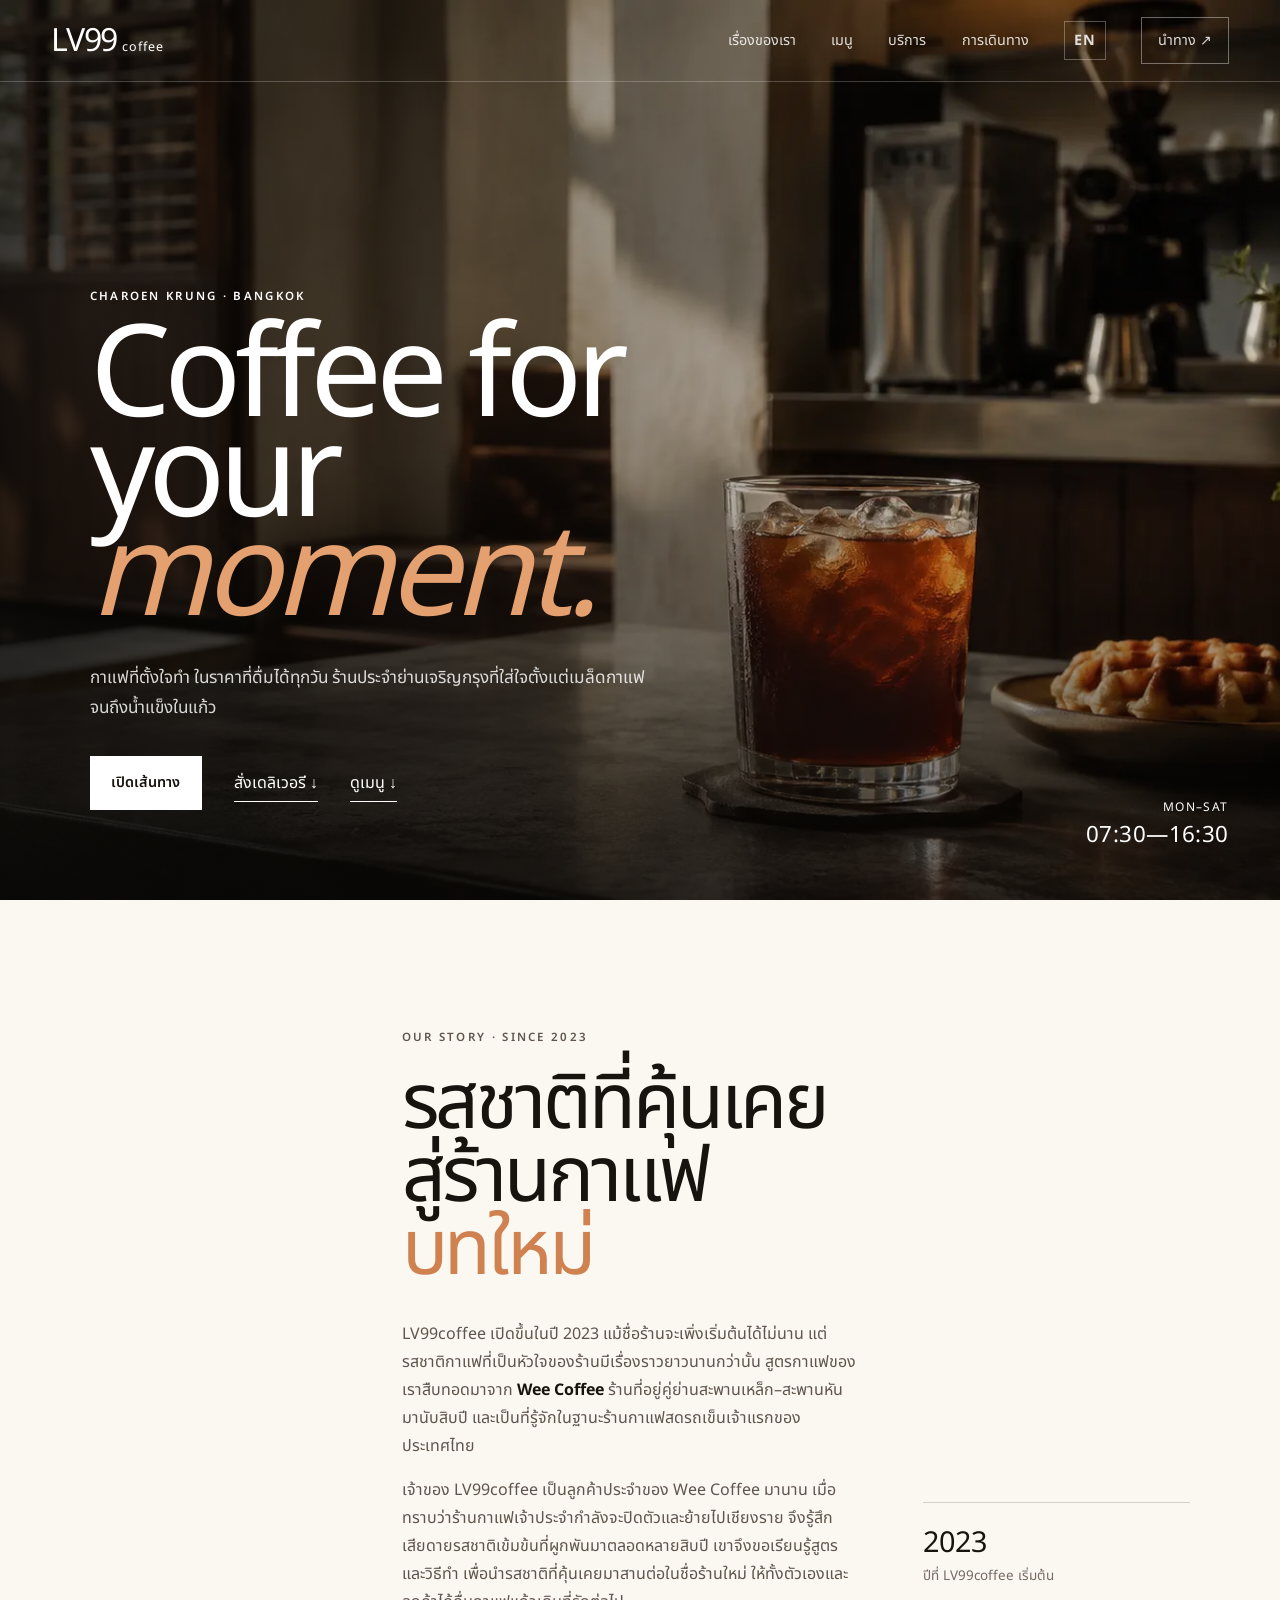
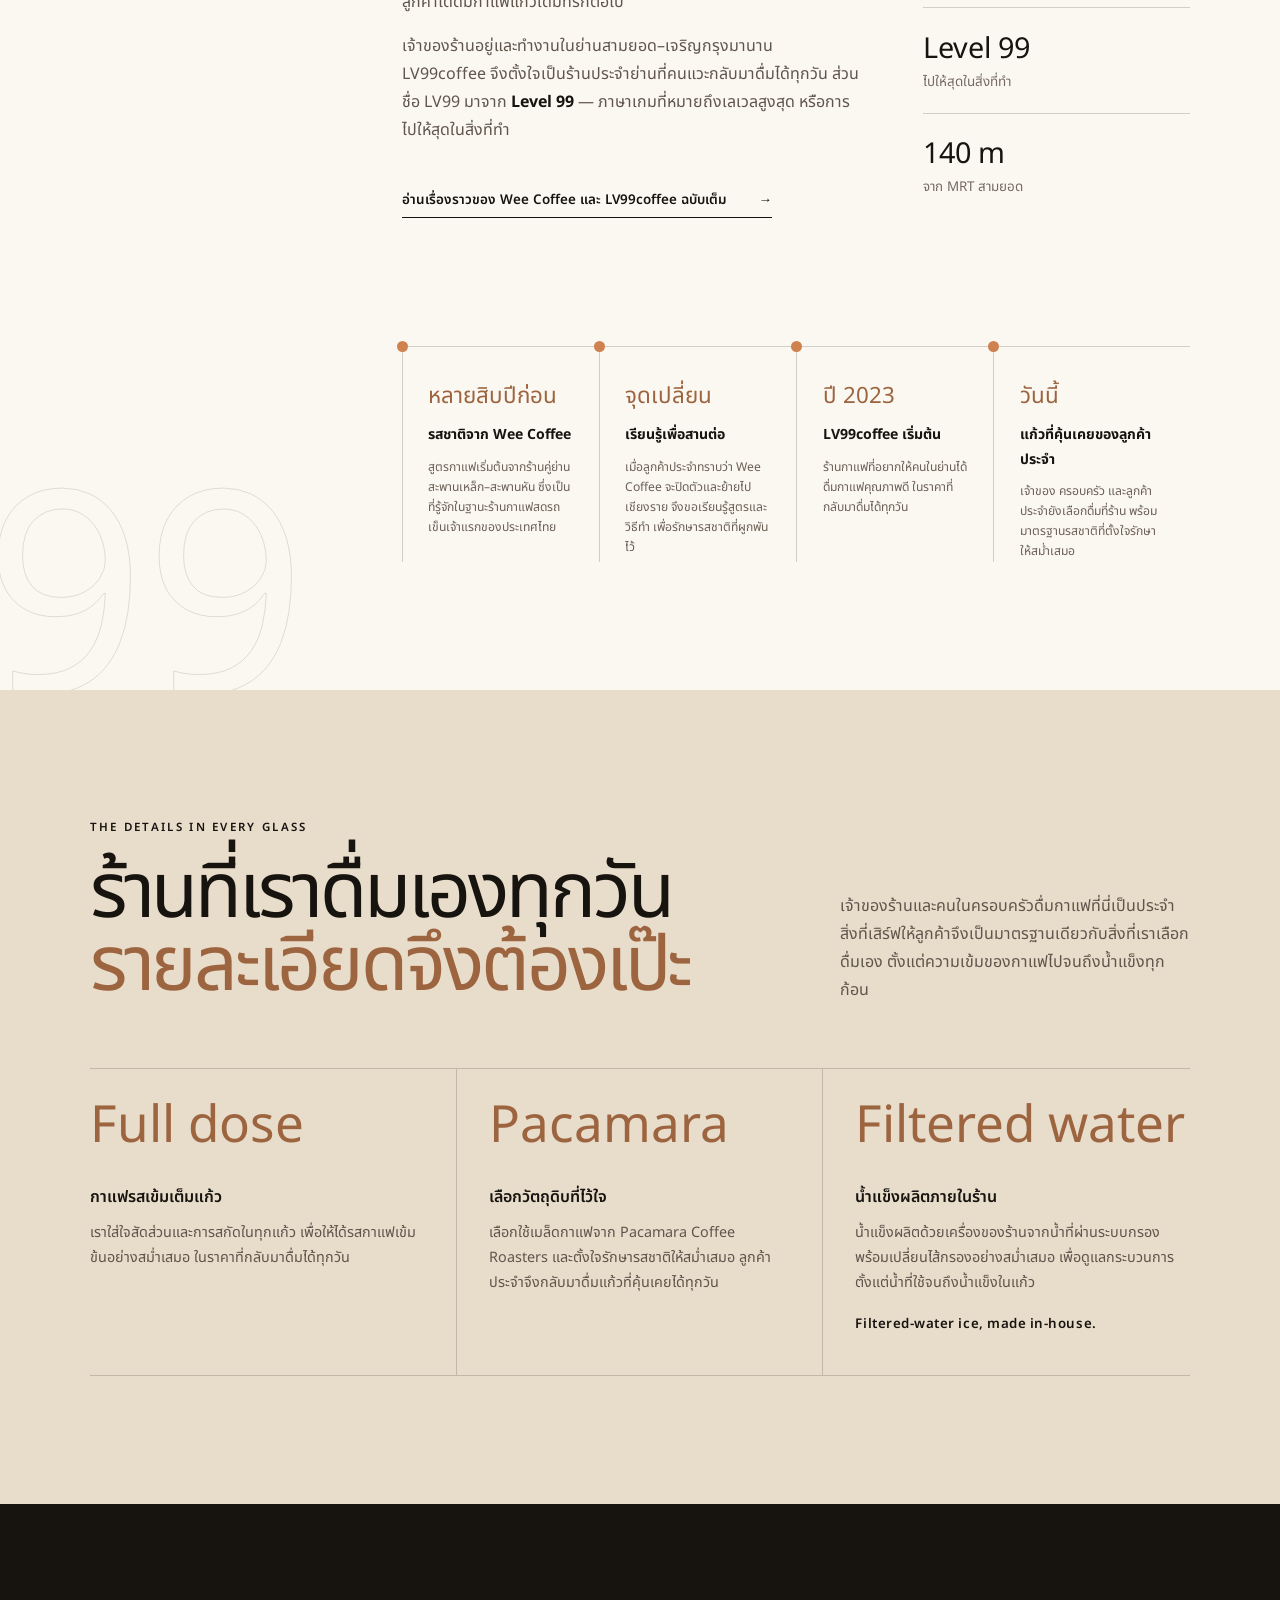
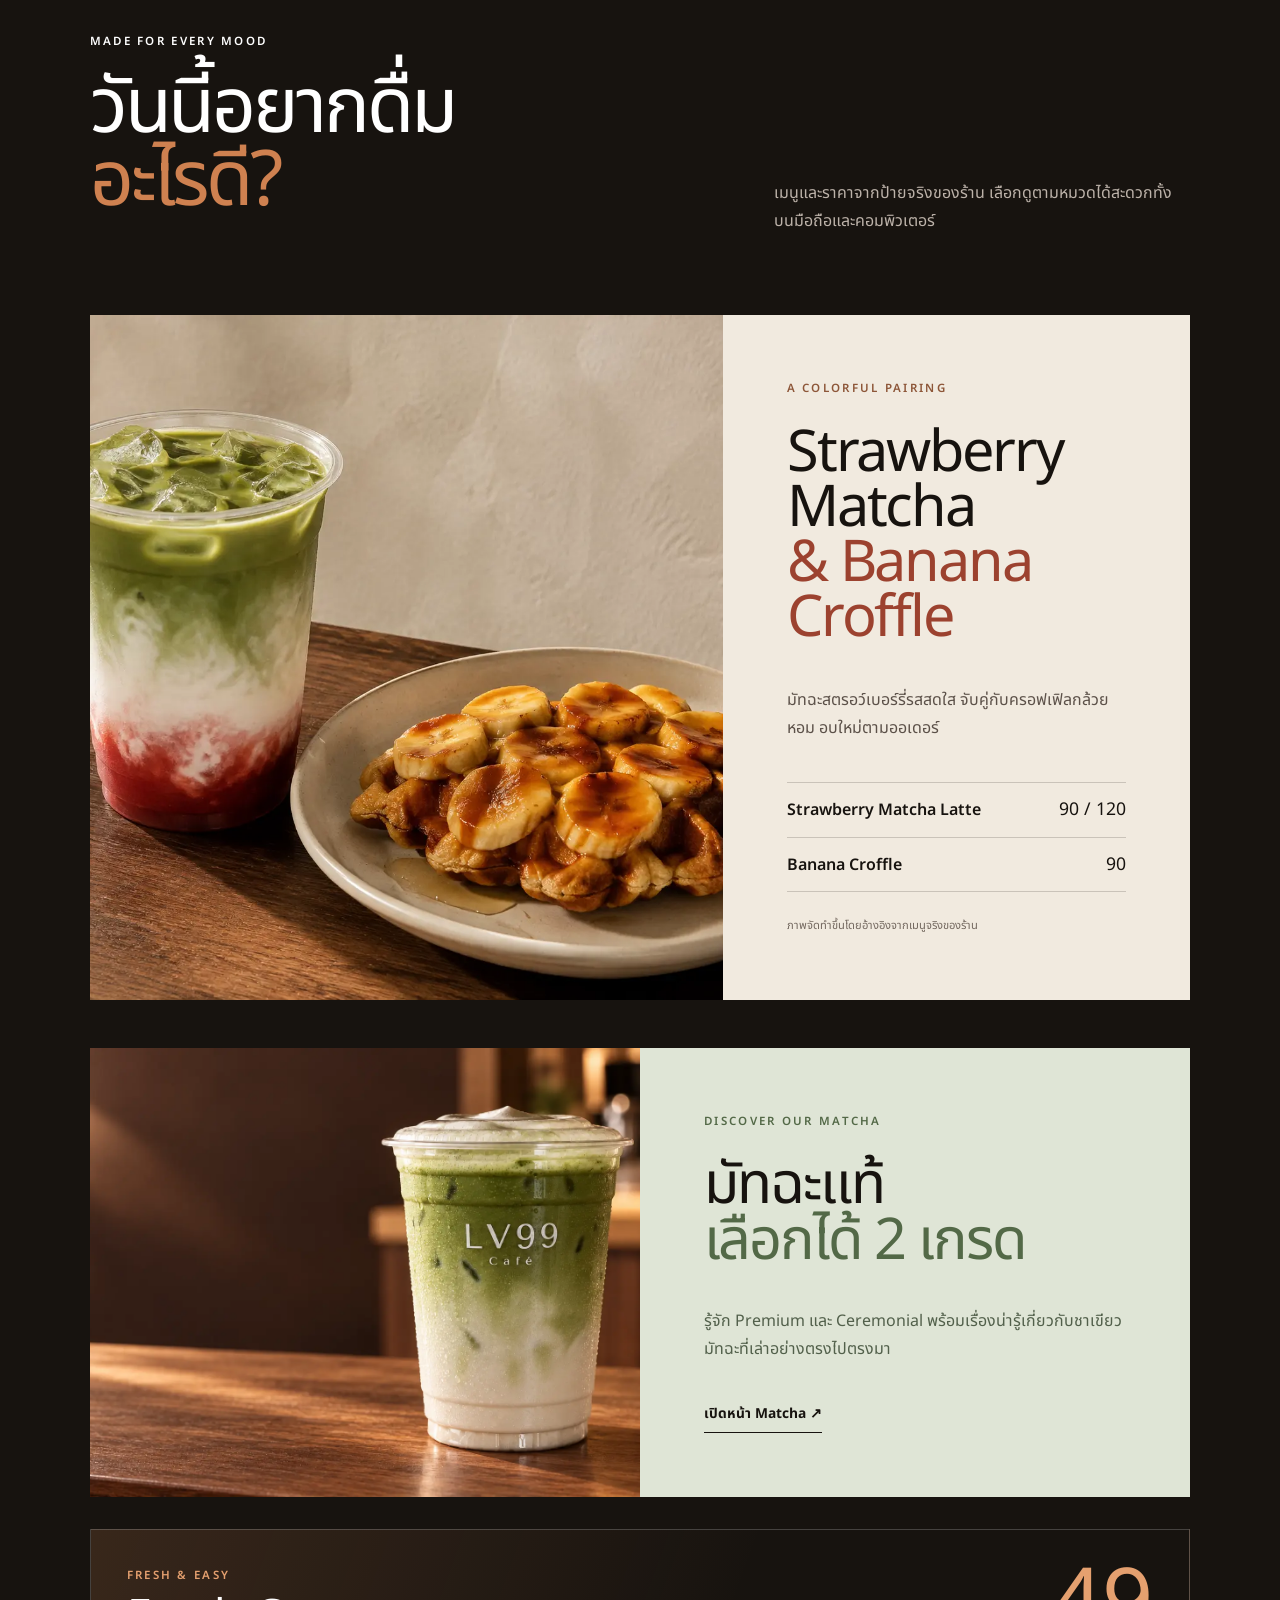
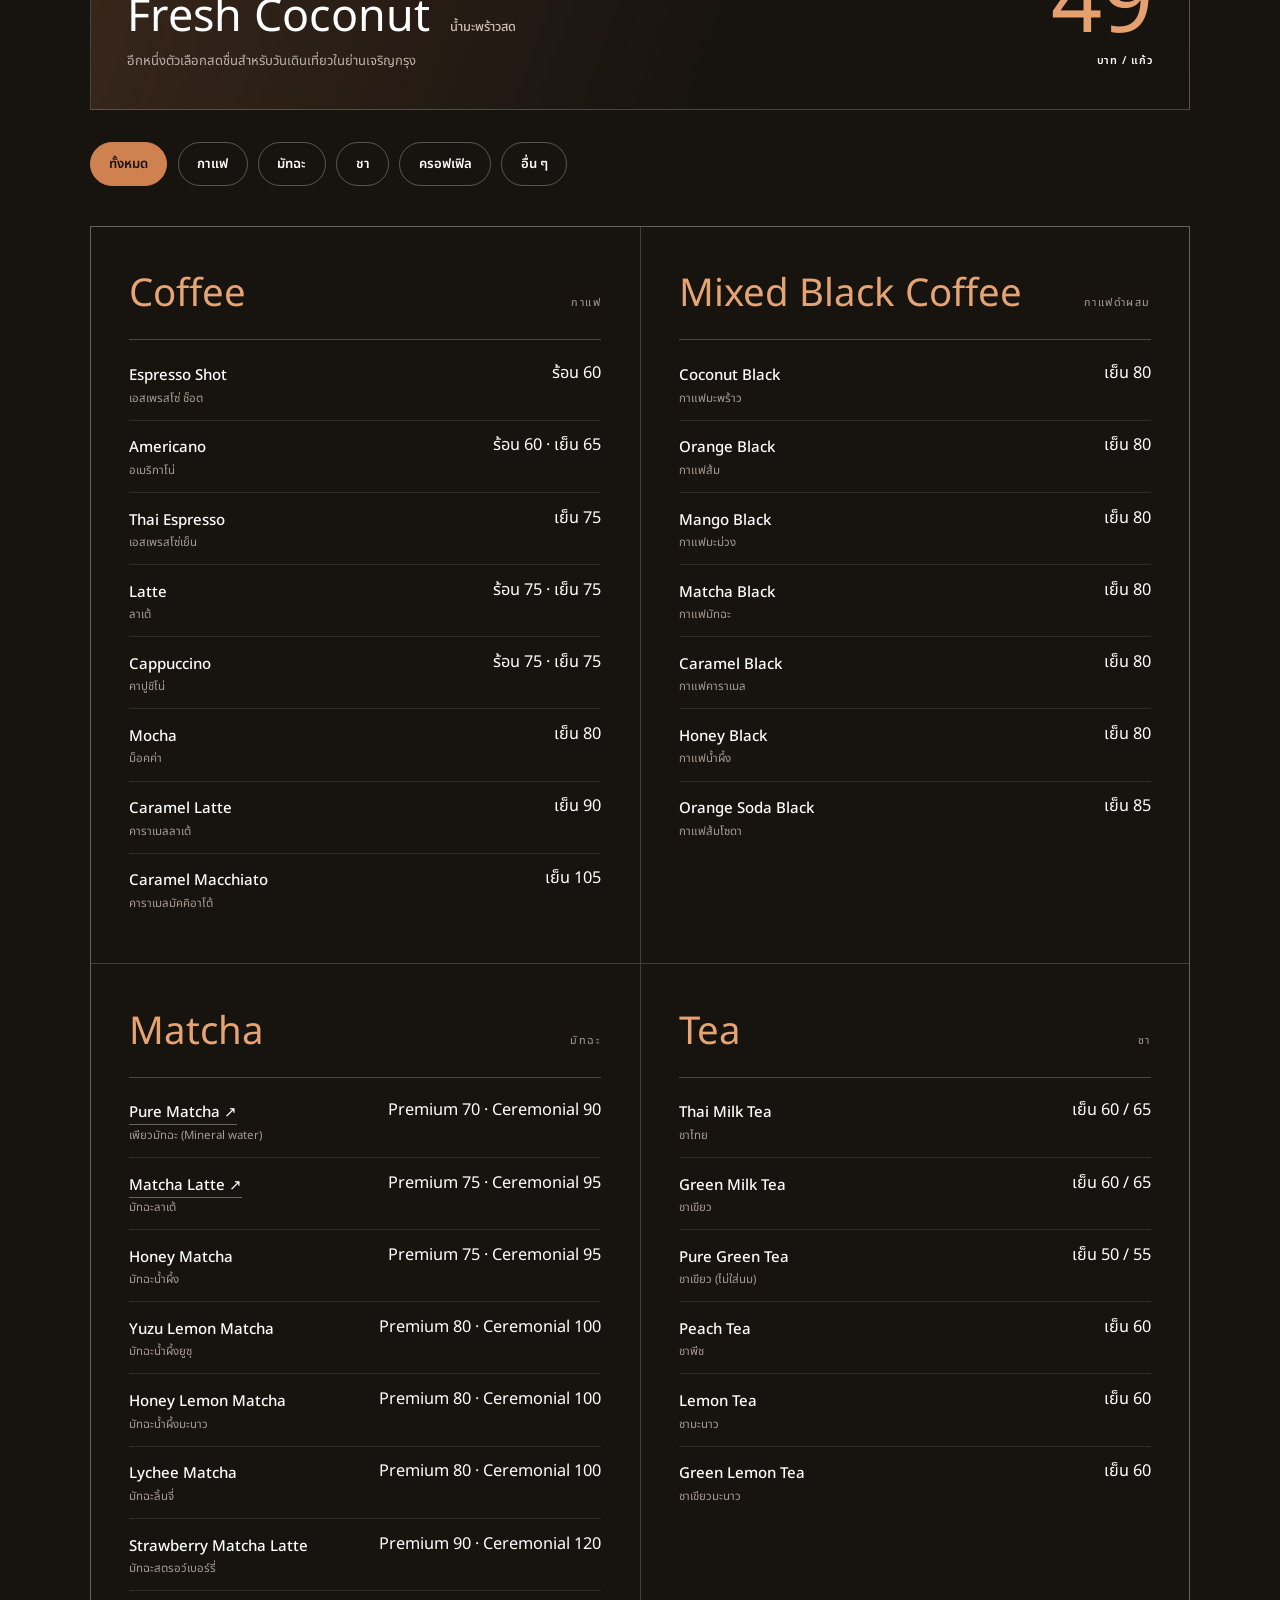
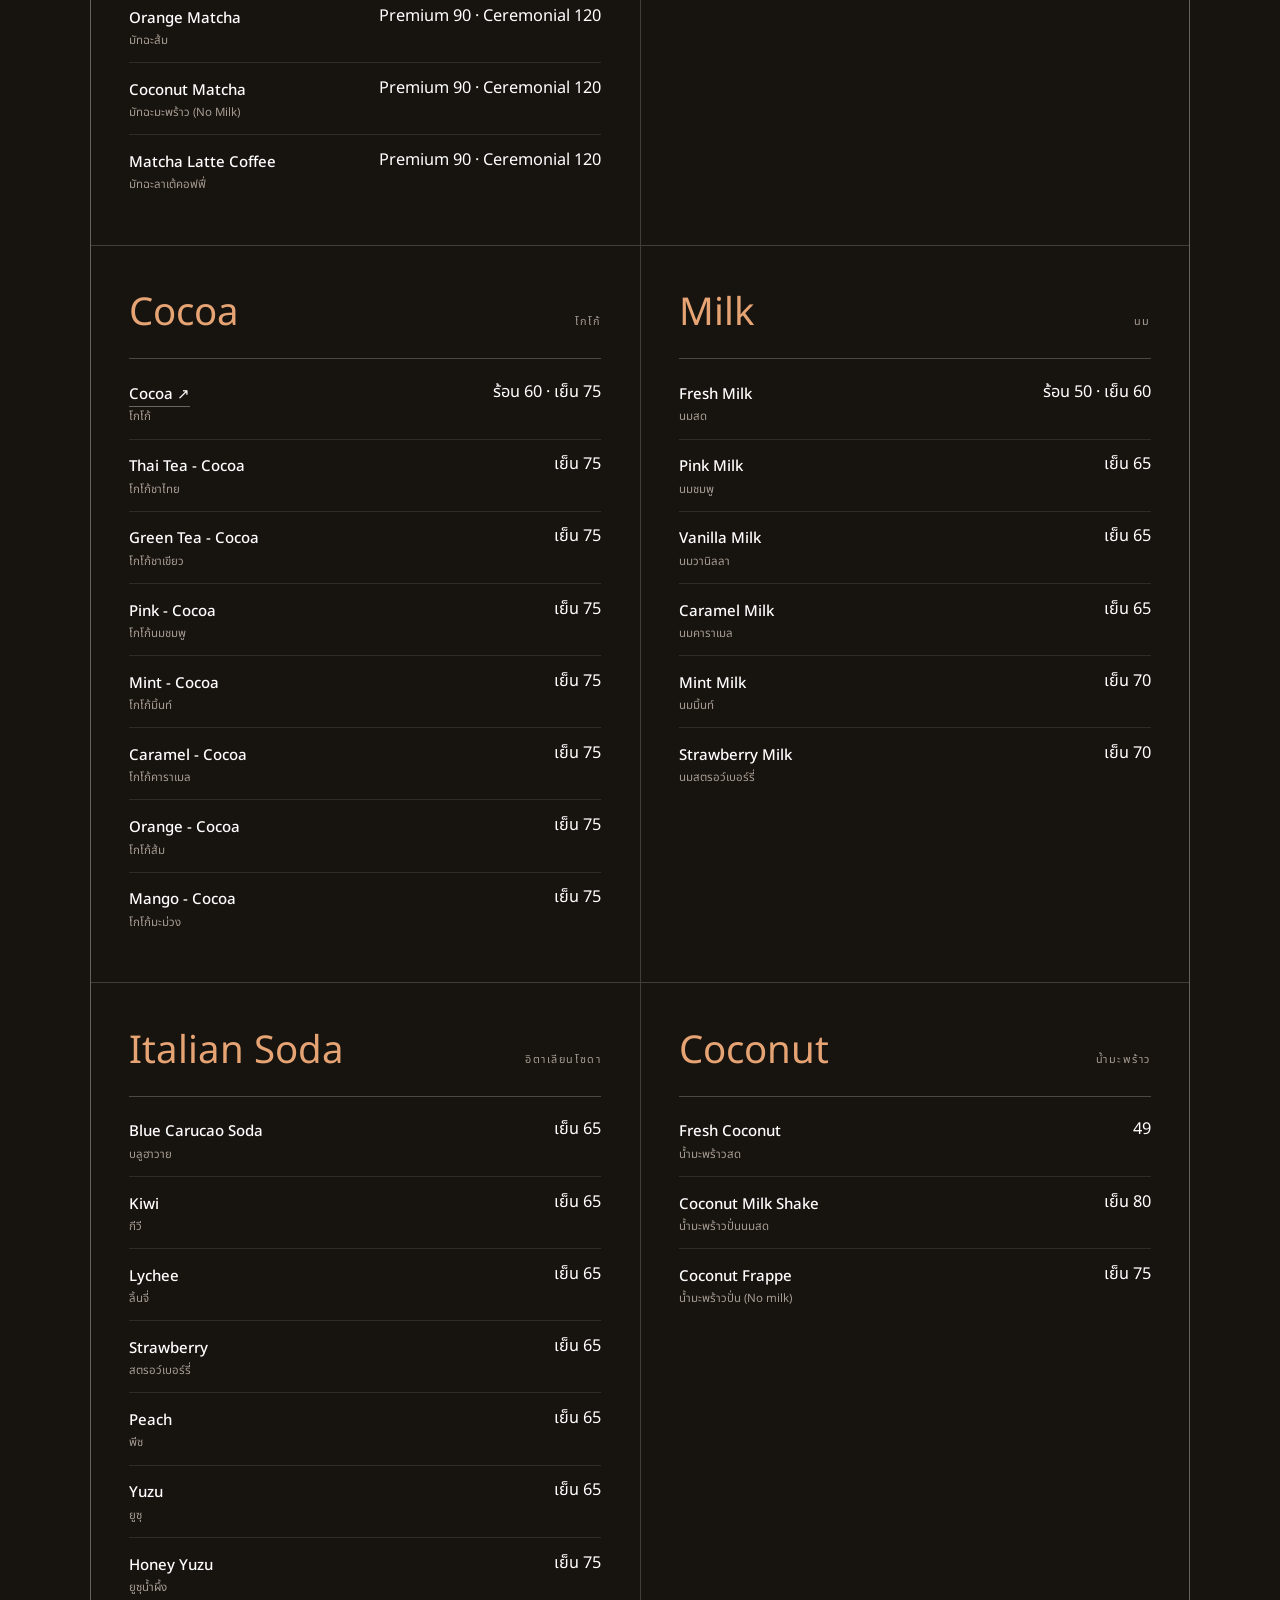
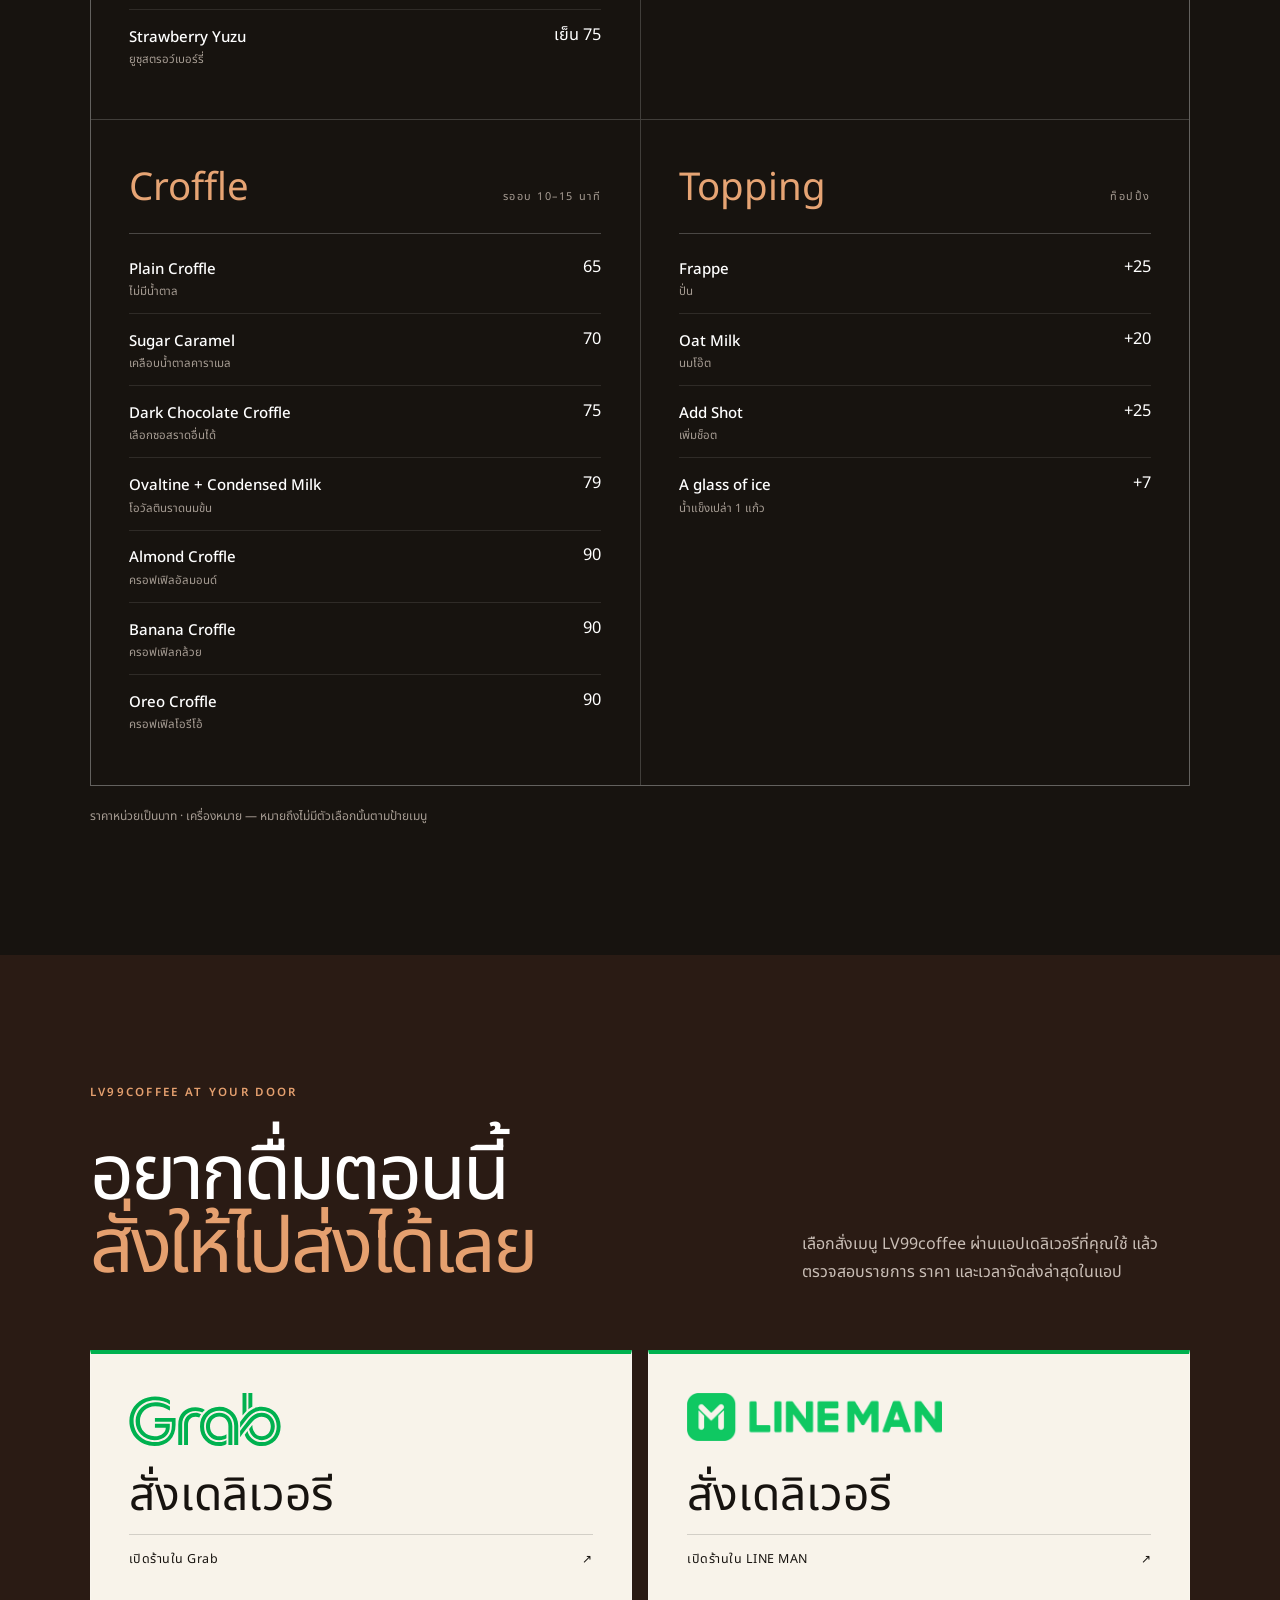
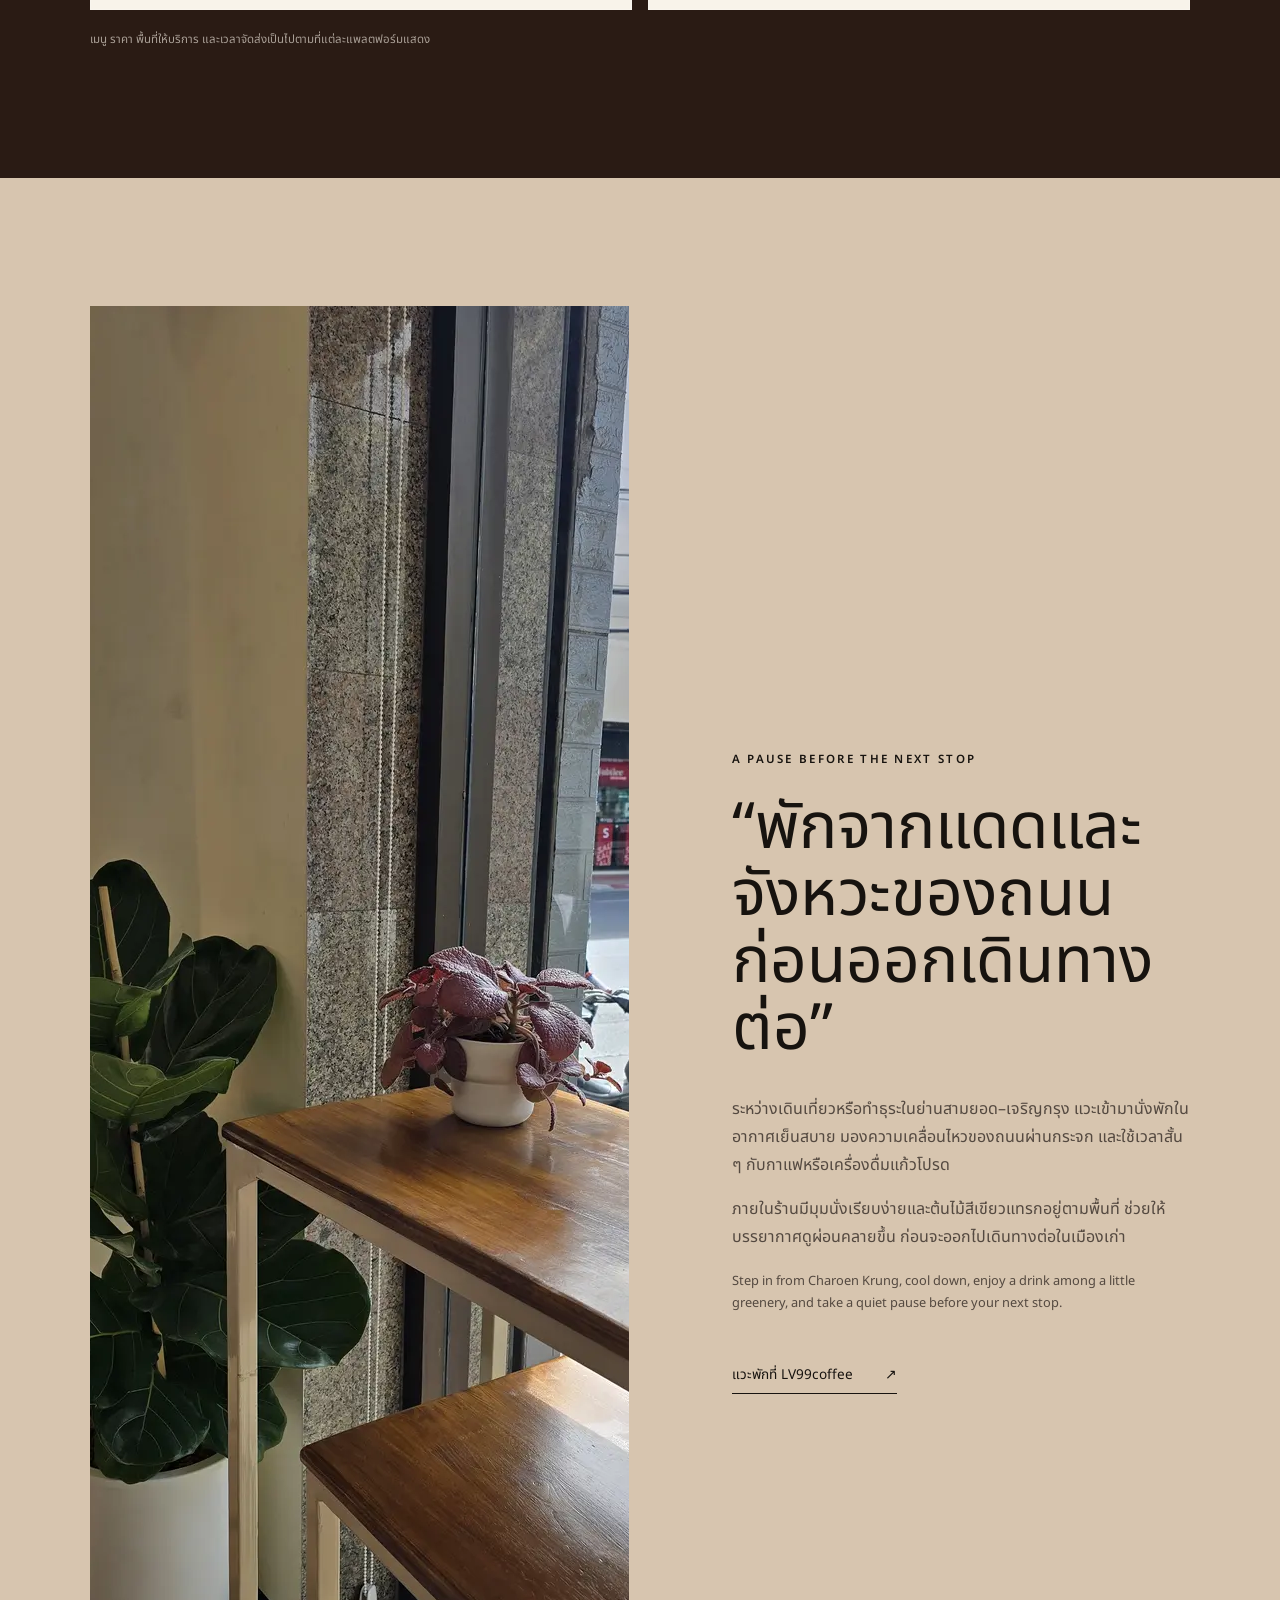
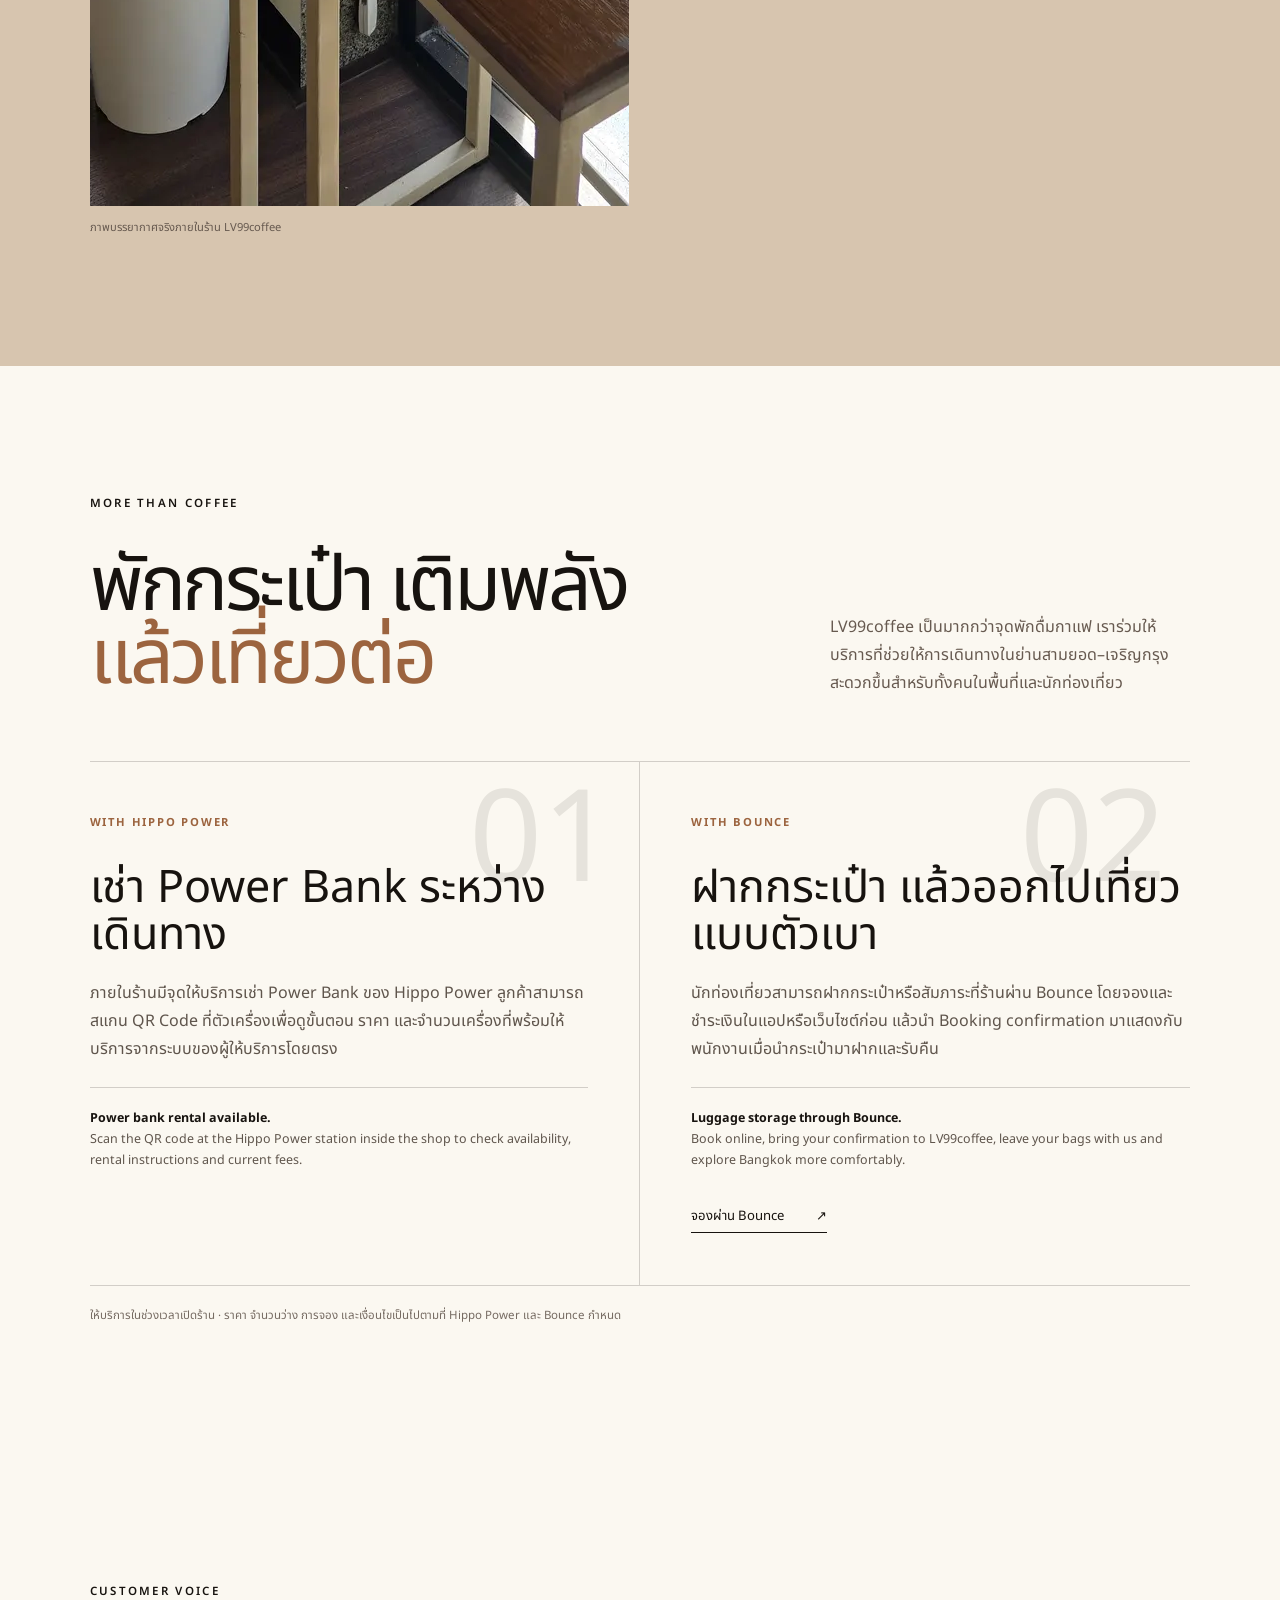
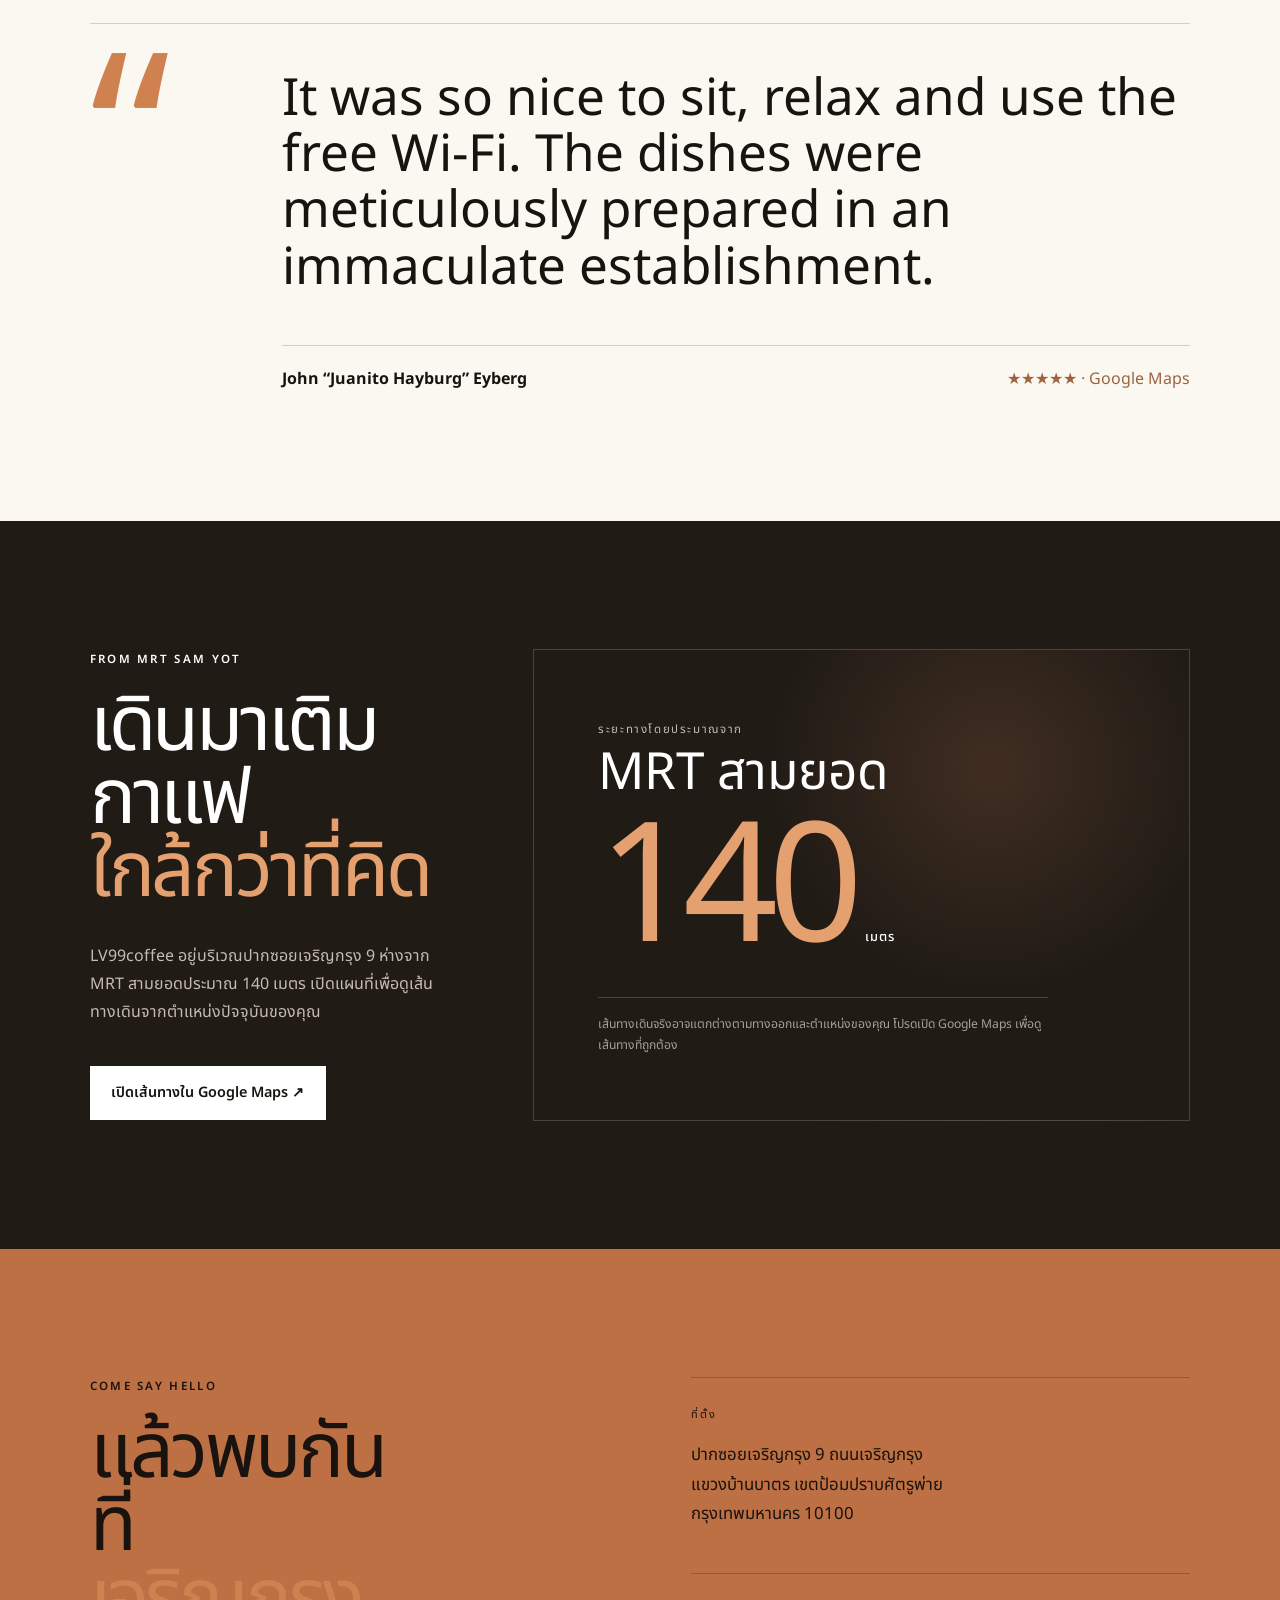
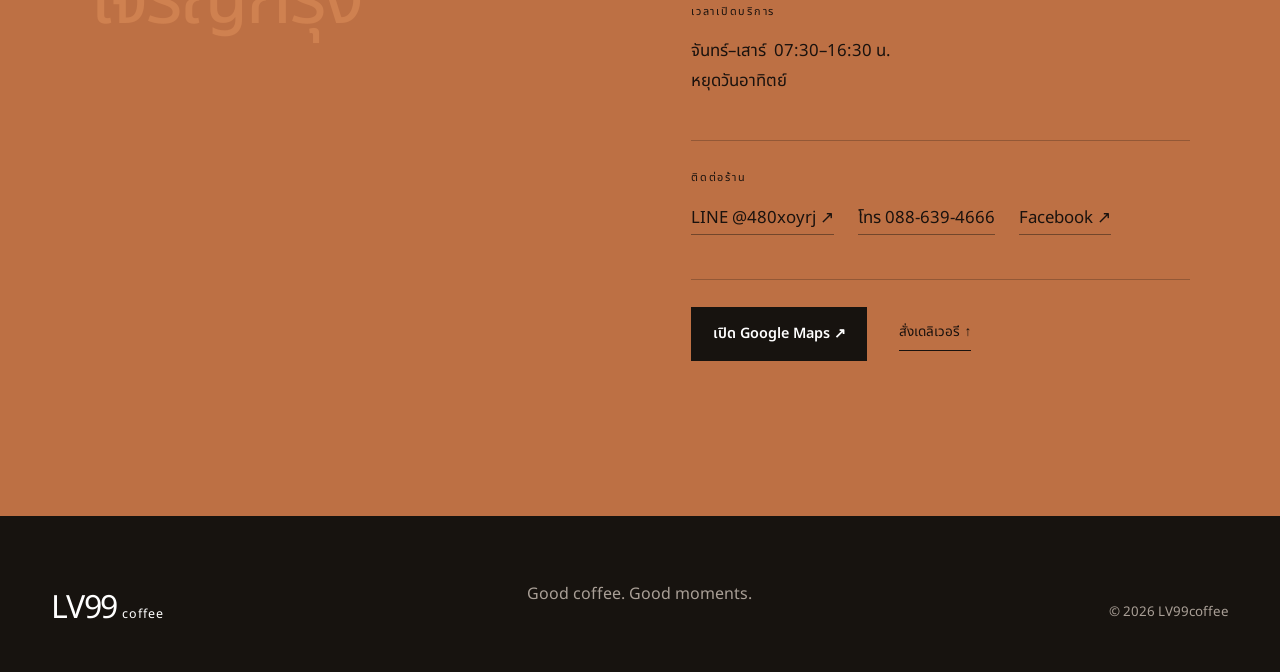
<file: index.html>
<!doctype html>
<html lang="th">
<head>
  <meta charset="utf-8"><meta name="viewport" content="width=device-width,initial-scale=1">
  <title>LV99coffee | คาเฟ่ใกล้ MRT สามยอด ถนนเจริญกรุง</title>
  <meta name="description" content="LV99coffee ร้านกาแฟย่านเจริญกรุง ใกล้ MRT สามยอด ใช้เมล็ด Pacamara ชงรสชาติเข้มเต็มแก้ว และน้ำแข็งจากน้ำกรองที่ผลิตภายในร้าน">
  <meta name="robots" content="index,follow,max-image-preview:large"><meta name="theme-color" content="#17130f">
  <link rel="canonical" href="https://coffee.lv99th.com/">
  <link rel="alternate" hreflang="th" href="https://coffee.lv99th.com/">
  <link rel="alternate" hreflang="en" href="https://coffee.lv99th.com/en/">
  <link rel="alternate" hreflang="x-default" href="https://coffee.lv99th.com/">
  <meta property="og:type" content="website"><meta property="og:locale" content="th_TH"><meta property="og:site_name" content="LV99coffee">
  <meta property="og:title" content="LV99coffee — กาแฟที่ตั้งใจทำ ดื่มได้ทุกวัน"><meta property="og:description" content="ร้านกาแฟประจำย่านเจริญกรุง ใกล้ MRT สามยอด ใส่ใจตั้งแต่เมล็ดกาแฟจนถึงน้ำแข็งในแก้ว">
  <meta property="og:url" content="https://coffee.lv99th.com/"><meta property="og:image" content="https://coffee.lv99th.com/assets/images/lv99-hero.webp">
  <link rel="preconnect" href="https://fonts.googleapis.com"><link rel="preconnect" href="https://fonts.gstatic.com" crossorigin>
  <link href="https://fonts.googleapis.com/css2?family=Noto+Sans+Thai:wght@300;400;500;600;700&display=swap" rel="stylesheet">
  <link rel="stylesheet" href="css/styles.css?v=20260913"><link rel="stylesheet" href="css/menu.css?v=20260913"><link rel="stylesheet" href="css/feature.css?v=20260913"><link rel="stylesheet" href="css/story.css"><link rel="stylesheet" href="css/interactions.css?v=20260913">
  <script type="application/ld+json">{"@context":"https://schema.org","@type":"CafeOrCoffeeShop","name":"LV99coffee","url":"https://coffee.lv99th.com/","description":"ร้านกาแฟประจำย่านเจริญกรุง ใกล้ MRT สามยอด ก่อตั้งในปี 2023 กาแฟคุณภาพในราคาที่ดื่มได้ทุกวัน","foundingDate":"2023","slogan":"ร้านที่เราดื่มเองทุกวัน รายละเอียดจึงต้องเป๊ะ","telephone":"+66-88-639-4666","priceRange":"฿1–200","servesCuisine":["Coffee","Cafe","Matcha","Bakery","Dessert"],"hasMap":"https://maps.app.goo.gl/upwLs7Lys3qoL3d98","address":{"@type":"PostalAddress","streetAddress":"ปากซอยเจริญกรุง 9 ถนนเจริญกรุง","addressSubdistrict":"บ้านบาตร","addressDistrict":"ป้อมปราบศัตรูพ่าย","addressLocality":"กรุงเทพมหานคร","postalCode":"10100","addressCountry":"TH"},"openingHoursSpecification":{"@type":"OpeningHoursSpecification","dayOfWeek":["Monday","Tuesday","Wednesday","Thursday","Friday","Saturday"],"opens":"07:30","closes":"16:30"},"sameAs":["https://www.facebook.com/lv99coffee"]}</script>
</head>
<body>
  <a class="skip-link" href="#main">ข้ามไปยังเนื้อหาหลัก</a>
  <header class="site-header" id="site-header">
    <a class="wordmark" href="#home" aria-label="LV99coffee หน้าแรก">LV99<span>coffee</span></a>
    <button class="menu-toggle" id="menu-toggle" aria-controls="site-nav" aria-expanded="false" aria-label="เปิดเมนู"><span></span><span></span></button>
    <nav class="site-nav" id="site-nav" aria-label="เมนูหลัก"><a href="#story">เรื่องของเรา</a><a href="#menu">เมนู</a><a href="#services">บริการ</a><a href="#route">การเดินทาง</a><a class="language-link" href="en/" hreflang="en" lang="en" aria-label="English version">EN</a><a class="nav-cta" href="https://maps.app.goo.gl/upwLs7Lys3qoL3d98" target="_blank" rel="noopener">นำทาง ↗</a></nav>
  </header>
  <main id="main">
    <section class="hero" id="home">
      <img class="hero-media" src="assets/images/lv99-hero.webp" alt="กาแฟเย็นในบรรยากาศร้านกาแฟยามเช้า" width="1680" height="945" fetchpriority="high"><div class="hero-shade"></div>
      <div class="hero-copy reveal"><p class="kicker">Charoen Krung · Bangkok</p><h1>Coffee for<br>your <em>moment.</em></h1><p>กาแฟที่ตั้งใจทำ ในราคาที่ดื่มได้ทุกวัน ร้านประจำย่านเจริญกรุงที่ใส่ใจตั้งแต่เมล็ดกาแฟจนถึงน้ำแข็งในแก้ว</p><div class="hero-actions"><a class="button button-light" href="https://maps.app.goo.gl/upwLs7Lys3qoL3d98" target="_blank" rel="noopener">เปิดเส้นทาง</a><a class="text-link" href="#delivery">สั่งเดลิเวอรี ↓</a><a class="text-link" href="#menu">ดูเมนู ↓</a></div></div>
      <div class="hero-meta"><span>Mon–Sat</span><strong>07:30—16:30</strong></div>
    </section>
    <section class="intro section" id="story">
      <div class="intro-number" aria-hidden="true">99</div>
      <div class="intro-copy reveal"><p class="eyebrow">Our story · Since 2023</p><h2>รสชาติที่คุ้นเคย<br>สู่ร้านกาแฟ<span>บทใหม่</span></h2><p>LV99coffee เปิดขึ้นในปี 2023 แม้ชื่อร้านจะเพิ่งเริ่มต้นได้ไม่นาน แต่รสชาติกาแฟที่เป็นหัวใจของร้านมีเรื่องราวยาวนานกว่านั้น สูตรกาแฟของเราสืบทอดมาจาก <strong>Wee Coffee</strong> ร้านที่อยู่คู่ย่านสะพานเหล็ก–สะพานหันมานับสิบปี และเป็นที่รู้จักในฐานะร้านกาแฟสดรถเข็นเจ้าแรกของประเทศไทย</p><p>เจ้าของ LV99coffee เป็นลูกค้าประจำของ Wee Coffee มานาน เมื่อทราบว่าร้านกาแฟเจ้าประจำกำลังจะปิดตัวและย้ายไปเชียงราย จึงรู้สึกเสียดายรสชาติเข้มข้นที่ผูกพันมาตลอดหลายสิบปี เขาจึงขอเรียนรู้สูตรและวิธีทำ เพื่อนำรสชาติที่คุ้นเคยมาสานต่อในชื่อร้านใหม่ ให้ทั้งตัวเองและลูกค้าได้ดื่มกาแฟแก้วเดิมที่รักต่อไป</p><p>เจ้าของร้านอยู่และทำงานในย่านสามยอด–เจริญกรุงมานาน LV99coffee จึงตั้งใจเป็นร้านประจำย่านที่คนแวะกลับมาดื่มได้ทุกวัน ส่วนชื่อ LV99 มาจาก <strong>Level 99</strong> — ภาษาเกมที่หมายถึงเลเวลสูงสุด หรือการไปให้สุดในสิ่งที่ทำ</p><a class="arrow-link story-full-link" href="our-story/">อ่านเรื่องราวของ Wee Coffee และ LV99coffee ฉบับเต็ม <span>→</span></a></div>
      <dl class="facts reveal"><div><dt>2023</dt><dd>ปีที่ LV99coffee เริ่มต้น</dd></div><div><dt>Level 99</dt><dd>ไปให้สุดในสิ่งที่ทำ</dd></div><div><dt>140 m</dt><dd>จาก MRT สามยอด</dd></div></dl>
      <ol class="story-timeline reveal" aria-label="เส้นทางเรื่องราวของ LV99coffee">
        <li><span class="timeline-time">หลายสิบปีก่อน</span><strong>รสชาติจาก Wee Coffee</strong><span>สูตรกาแฟเริ่มต้นจากร้านคู่ย่านสะพานเหล็ก–สะพานหัน ซึ่งเป็นที่รู้จักในฐานะร้านกาแฟสดรถเข็นเจ้าแรกของประเทศไทย</span></li>
        <li><span class="timeline-time">จุดเปลี่ยน</span><strong>เรียนรู้เพื่อสานต่อ</strong><span>เมื่อลูกค้าประจำทราบว่า Wee Coffee จะปิดตัวและย้ายไปเชียงราย จึงขอเรียนรู้สูตรและวิธีทำ เพื่อรักษารสชาติที่ผูกพันไว้</span></li>
        <li><span class="timeline-time">ปี 2023</span><strong>LV99coffee เริ่มต้น</strong><span>ร้านกาแฟที่อยากให้คนในย่านได้ดื่มกาแฟคุณภาพดี ในราคาที่กลับมาดื่มได้ทุกวัน</span></li>
        <li><span class="timeline-time">วันนี้</span><strong>แก้วที่คุ้นเคยของลูกค้าประจำ</strong><span>เจ้าของ ครอบครัว และลูกค้าประจำยังเลือกดื่มที่ร้าน พร้อมมาตรฐานรสชาติที่ตั้งใจรักษาให้สม่ำเสมอ</span></li>
      </ol>
    </section>
    <section class="standards section" aria-labelledby="standards-title">
      <div class="standards-heading reveal"><p class="eyebrow">The details in every glass</p><h2 id="standards-title">ร้านที่เราดื่มเองทุกวัน<br><span>รายละเอียดจึงต้องเป๊ะ</span></h2><p>เจ้าของร้านและคนในครอบครัวดื่มกาแฟที่นี่เป็นประจำ สิ่งที่เสิร์ฟให้ลูกค้าจึงเป็นมาตรฐานเดียวกับสิ่งที่เราเลือกดื่มเอง ตั้งแต่ความเข้มของกาแฟไปจนถึงน้ำแข็งทุกก้อน</p></div>
      <div class="standards-grid reveal">
        <article><strong>Full dose</strong><h3>กาแฟรสเข้มเต็มแก้ว</h3><p>เราใส่ใจสัดส่วนและการสกัดในทุกแก้ว เพื่อให้ได้รสกาแฟเข้มข้นอย่างสม่ำเสมอ ในราคาที่กลับมาดื่มได้ทุกวัน</p></article>
        <article><strong>Pacamara</strong><h3>เลือกวัตถุดิบที่ไว้ใจ</h3><p>เลือกใช้เมล็ดกาแฟจาก Pacamara Coffee Roasters และตั้งใจรักษารสชาติให้สม่ำเสมอ ลูกค้าประจำจึงกลับมาดื่มแก้วที่คุ้นเคยได้ทุกวัน</p></article>
        <article><strong>Filtered water</strong><h3>น้ำแข็งผลิตภายในร้าน</h3><p>น้ำแข็งผลิตด้วยเครื่องของร้านจากน้ำที่ผ่านระบบกรอง พร้อมเปลี่ยนไส้กรองอย่างสม่ำเสมอ เพื่อดูแลกระบวนการตั้งแต่น้ำที่ใช้จนถึงน้ำแข็งในแก้ว</p><small lang="en">Filtered-water ice, made in-house.</small></article>
      </div>
    </section>
    <section class="menu-section section" id="menu">
      <header class="section-heading reveal"><div><p class="eyebrow">Made for every mood</p><h2>วันนี้อยากดื่ม<br><span>อะไรดี?</span></h2></div><p>เมนูและราคาจากป้ายจริงของร้าน เลือกดูตามหมวดได้สะดวกทั้งบนมือถือและคอมพิวเตอร์</p></header>
      <article class="noncoffee-feature reveal"><img src="assets/images/lv99-strawberry-matcha-banana-croffle.webp" alt="ภาพนำเสนอ Strawberry Matcha Latte คู่กับ Banana Croffle อ้างอิงจากเมนูจริงของร้าน" width="1456" height="1092" loading="lazy"><div><p class="eyebrow">A colorful pairing</p><h3>Strawberry Matcha<br><span>& Banana Croffle</span></h3><p>มัทฉะสตรอว์เบอร์รี่รสสดใส จับคู่กับครอฟเฟิลกล้วยหอม อบใหม่ตามออเดอร์</p><dl><div><dt>Strawberry Matcha Latte</dt><dd>90 / 120</dd></div><div><dt>Banana Croffle</dt><dd>90</dd></div></dl><small>ภาพจัดทำขึ้นโดยอ้างอิงจากเมนูจริงของร้าน</small></div></article>
      <a class="matcha-feature reveal" href="drinks/matcha/" aria-labelledby="matcha-feature-title"><img src="assets/images/lv99-matcha-latte.webp" alt="มัทฉะลาเต้เย็น LV99coffee ในแก้วสกรีนโลโก้" width="1536" height="1024" loading="lazy"><div><p class="eyebrow">Discover our matcha</p><h3 id="matcha-feature-title">มัทฉะแท้<br><span>เลือกได้ 2 เกรด</span></h3><p>รู้จัก Premium และ Ceremonial พร้อมเรื่องน่ารู้เกี่ยวกับชาเขียวมัทฉะที่เล่าอย่างตรงไปตรงมา</p><strong>เปิดหน้า Matcha <span aria-hidden="true">↗</span></strong></div></a>
      <aside class="fresh-coconut-note reveal" aria-label="เมนูแนะนำ Fresh Coconut"><div><p class="eyebrow">Fresh & easy</p><h3>Fresh Coconut <span>น้ำมะพร้าวสด</span></h3><p>อีกหนึ่งตัวเลือกสดชื่นสำหรับวันเดินเที่ยวในย่านเจริญกรุง</p></div><strong>49<small>บาท / แก้ว</small></strong></aside>
      <div class="menu-tools reveal" aria-label="เลือกหมวดเมนู"><button class="menu-filter active" type="button" data-filter="all">ทั้งหมด</button><button class="menu-filter" type="button" data-filter="coffee">กาแฟ</button><button class="menu-filter" type="button" data-filter="matcha">มัทฉะ</button><button class="menu-filter" type="button" data-filter="tea">ชา</button><button class="menu-filter" type="button" data-filter="food">ครอฟเฟิล</button><button class="menu-filter" type="button" data-filter="other">อื่น ๆ</button></div>
      <div class="menu-list" id="menu-list" aria-live="polite" aria-label="รายการเมนูทั้งหมด"></div>
      <p class="menu-note">ราคาหน่วยเป็นบาท · เครื่องหมาย — หมายถึงไม่มีตัวเลือกนั้นตามป้ายเมนู</p>
    </section>
    <section class="delivery section" id="delivery" aria-labelledby="delivery-title"><header class="delivery-heading reveal"><p class="eyebrow">LV99coffee at your door</p><h2 id="delivery-title">อยากดื่มตอนนี้<br><span>สั่งให้ไปส่งได้เลย</span></h2><p>เลือกสั่งเมนู LV99coffee ผ่านแอปเดลิเวอรีที่คุณใช้ แล้วตรวจสอบรายการ ราคา และเวลาจัดส่งล่าสุดในแอป</p></header><div class="delivery-grid reveal"><a class="delivery-card delivery-grab" href="https://r.grab.com/g/6-20260905_121633_26bfd17a1ec94d88992dd4b845d9ee0a_MEXMPS-3-C35JVJKAL63HGJ" target="_blank" rel="noopener" aria-label="สั่ง LV99coffee ผ่าน Grab"><span class="delivery-logo"><img src="assets/brands/grab-logo.svg" alt="Grab" width="191" height="68" loading="lazy"></span><strong>สั่งเดลิเวอรี</strong><small>เปิดร้านใน Grab <span aria-hidden="true">↗</span></small></a><a class="delivery-card delivery-lineman" href="https://lin.ee/ONmKM3F?openExternalBrowser=1" target="_blank" rel="noopener" aria-label="สั่ง LV99coffee ผ่าน LINE MAN"><span class="delivery-logo"><img src="assets/brands/line-man-logo.png" alt="LINE MAN" width="540" height="102" loading="lazy"></span><strong>สั่งเดลิเวอรี</strong><small>เปิดร้านใน LINE MAN <span aria-hidden="true">↗</span></small></a></div><p class="delivery-note reveal">เมนู ราคา พื้นที่ให้บริการ และเวลาจัดส่งเป็นไปตามที่แต่ละแพลตฟอร์มแสดง</p></section>
    <section class="ritual section"><figure class="ritual-media reveal"><img src="assets/images/lv99-store-pause.webp" alt="มุมนั่งติดกระจกและต้นไม้ภายในร้าน LV99coffee มองเห็นถนนเจริญกรุง" width="1200" height="1500" loading="lazy"><figcaption>ภาพบรรยากาศจริงภายในร้าน LV99coffee</figcaption></figure><div class="ritual-copy reveal"><p class="eyebrow">A pause before the next stop</p><blockquote>“พักจากแดดและจังหวะของถนน ก่อนออกเดินทางต่อ”</blockquote><p>ระหว่างเดินเที่ยวหรือทำธุระในย่านสามยอด–เจริญกรุง แวะเข้ามานั่งพักในอากาศเย็นสบาย มองความเคลื่อนไหวของถนนผ่านกระจก และใช้เวลาสั้น ๆ กับกาแฟหรือเครื่องดื่มแก้วโปรด</p><p>ภายในร้านมีมุมนั่งเรียบง่ายและต้นไม้สีเขียวแทรกอยู่ตามพื้นที่ ช่วยให้บรรยากาศดูผ่อนคลายขึ้น ก่อนจะออกไปเดินทางต่อในเมืองเก่า</p><p class="ritual-en" lang="en">Step in from Charoen Krung, cool down, enjoy a drink among a little greenery, and take a quiet pause before your next stop.</p><a class="arrow-link" href="https://maps.app.goo.gl/upwLs7Lys3qoL3d98" target="_blank" rel="noopener">แวะพักที่ LV99coffee <span>↗</span></a></div></section>
    <section class="services section" id="services" aria-labelledby="services-title">
      <header class="services-heading reveal"><p class="eyebrow">More than coffee</p><h2 id="services-title">พักกระเป๋า เติมพลัง<br><span>แล้วเที่ยวต่อ</span></h2><p>LV99coffee เป็นมากกว่าจุดพักดื่มกาแฟ เราร่วมให้บริการที่ช่วยให้การเดินทางในย่านสามยอด–เจริญกรุงสะดวกขึ้นสำหรับทั้งคนในพื้นที่และนักท่องเที่ยว</p></header>
      <div class="services-grid reveal">
        <article><span class="service-number" aria-hidden="true">01</span><p class="service-partner">With Hippo Power</p><h3>เช่า Power Bank ระหว่างเดินทาง</h3><p>ภายในร้านมีจุดให้บริการเช่า Power Bank ของ Hippo Power ลูกค้าสามารถสแกน QR Code ที่ตัวเครื่องเพื่อดูขั้นตอน ราคา และจำนวนเครื่องที่พร้อมให้บริการจากระบบของผู้ให้บริการโดยตรง</p><p class="service-en" lang="en"><strong>Power bank rental available.</strong> Scan the QR code at the Hippo Power station inside the shop to check availability, rental instructions and current fees.</p></article>
        <article><span class="service-number" aria-hidden="true">02</span><p class="service-partner">With Bounce</p><h3>ฝากกระเป๋า แล้วออกไปเที่ยวแบบตัวเบา</h3><p>นักท่องเที่ยวสามารถฝากกระเป๋าหรือสัมภาระที่ร้านผ่าน Bounce โดยจองและชำระเงินในแอปหรือเว็บไซต์ก่อน แล้วนำ Booking confirmation มาแสดงกับพนักงานเมื่อนำกระเป๋ามาฝากและรับคืน</p><p class="service-en" lang="en"><strong>Luggage storage through Bounce.</strong> Book online, bring your confirmation to LV99coffee, leave your bags with us and explore Bangkok more comfortably.</p><a class="arrow-link" href="https://bounce.com/" target="_blank" rel="noopener">จองผ่าน Bounce <span>↗</span></a></article>
      </div>
      <p class="services-note reveal">ให้บริการในช่วงเวลาเปิดร้าน · ราคา จำนวนว่าง การจอง และเงื่อนไขเป็นไปตามที่ Hippo Power และ Bounce กำหนด</p>
    </section>
    <section class="review section"><p class="eyebrow reveal">Customer voice</p><div class="review-grid reveal"><div class="quote-mark">“</div><figure><blockquote lang="en">It was so nice to sit, relax and use the free Wi‑Fi. The dishes were meticulously prepared in an immaculate establishment.</blockquote><figcaption><strong>John “Juanito Hayburg” Eyberg</strong><span>★★★★★ · Google Maps</span></figcaption></figure></div></section>
    <section class="route section" id="route" aria-labelledby="route-title">
      <div class="route-copy reveal"><p class="eyebrow">From MRT Sam Yot</p><h2 id="route-title">เดินมาเติมกาแฟ<br><span>ใกล้กว่าที่คิด</span></h2><p>LV99coffee อยู่บริเวณปากซอยเจริญกรุง 9 ห่างจาก MRT สามยอดประมาณ 140 เมตร เปิดแผนที่เพื่อดูเส้นทางเดินจากตำแหน่งปัจจุบันของคุณ</p><a class="button button-light" href="https://maps.app.goo.gl/upwLs7Lys3qoL3d98" target="_blank" rel="noopener">เปิดเส้นทางใน Google Maps ↗</a></div>
      <div class="route-distance-card reveal" aria-label="LV99coffee อยู่ห่างจาก MRT สามยอดประมาณ 140 เมตร"><span>ระยะทางโดยประมาณจาก</span><h3>MRT สามยอด</h3><strong>140<small>เมตร</small></strong><p>เส้นทางเดินจริงอาจแตกต่างตามทางออกและตำแหน่งของคุณ โปรดเปิด Google Maps เพื่อดูเส้นทางที่ถูกต้อง</p></div>
    </section>
    <section class="visit section" id="visit"><div class="visit-title reveal"><p class="eyebrow">Come say hello</p><h2>แล้วพบกัน<br>ที่<span>เจริญกรุง</span></h2></div><div class="visit-details reveal"><div><small>ที่ตั้ง</small><p>ปากซอยเจริญกรุง 9 ถนนเจริญกรุง<br>แขวงบ้านบาตร เขตป้อมปราบศัตรูพ่าย<br>กรุงเทพมหานคร 10100</p></div><div><small>เวลาเปิดบริการ</small><p>จันทร์–เสาร์&nbsp; 07:30–16:30 น.<br>หยุดวันอาทิตย์</p></div><div><small>ติดต่อร้าน</small><p class="contact-links"><a href="https://line.me/R/ti/p/@480xoyrj" target="_blank" rel="noopener">LINE @480xoyrj ↗</a><a href="tel:+66886394666">โทร 088-639-4666</a><a href="https://www.facebook.com/lv99coffee" target="_blank" rel="noopener">Facebook ↗</a></p></div><div class="visit-actions"><a class="button button-dark" href="https://maps.app.goo.gl/upwLs7Lys3qoL3d98" target="_blank" rel="noopener">เปิด Google Maps ↗</a><a class="arrow-link" href="#delivery">สั่งเดลิเวอรี ↑</a></div></div></section>
  </main>
  <footer><a class="wordmark" href="#home">LV99<span>coffee</span></a><p>Good coffee. Good moments.</p><small>© <span id="year"></span> LV99coffee</small></footer>
  <script src="js/main.js?v=20260913" defer></script>
</body>
</html>
</file>
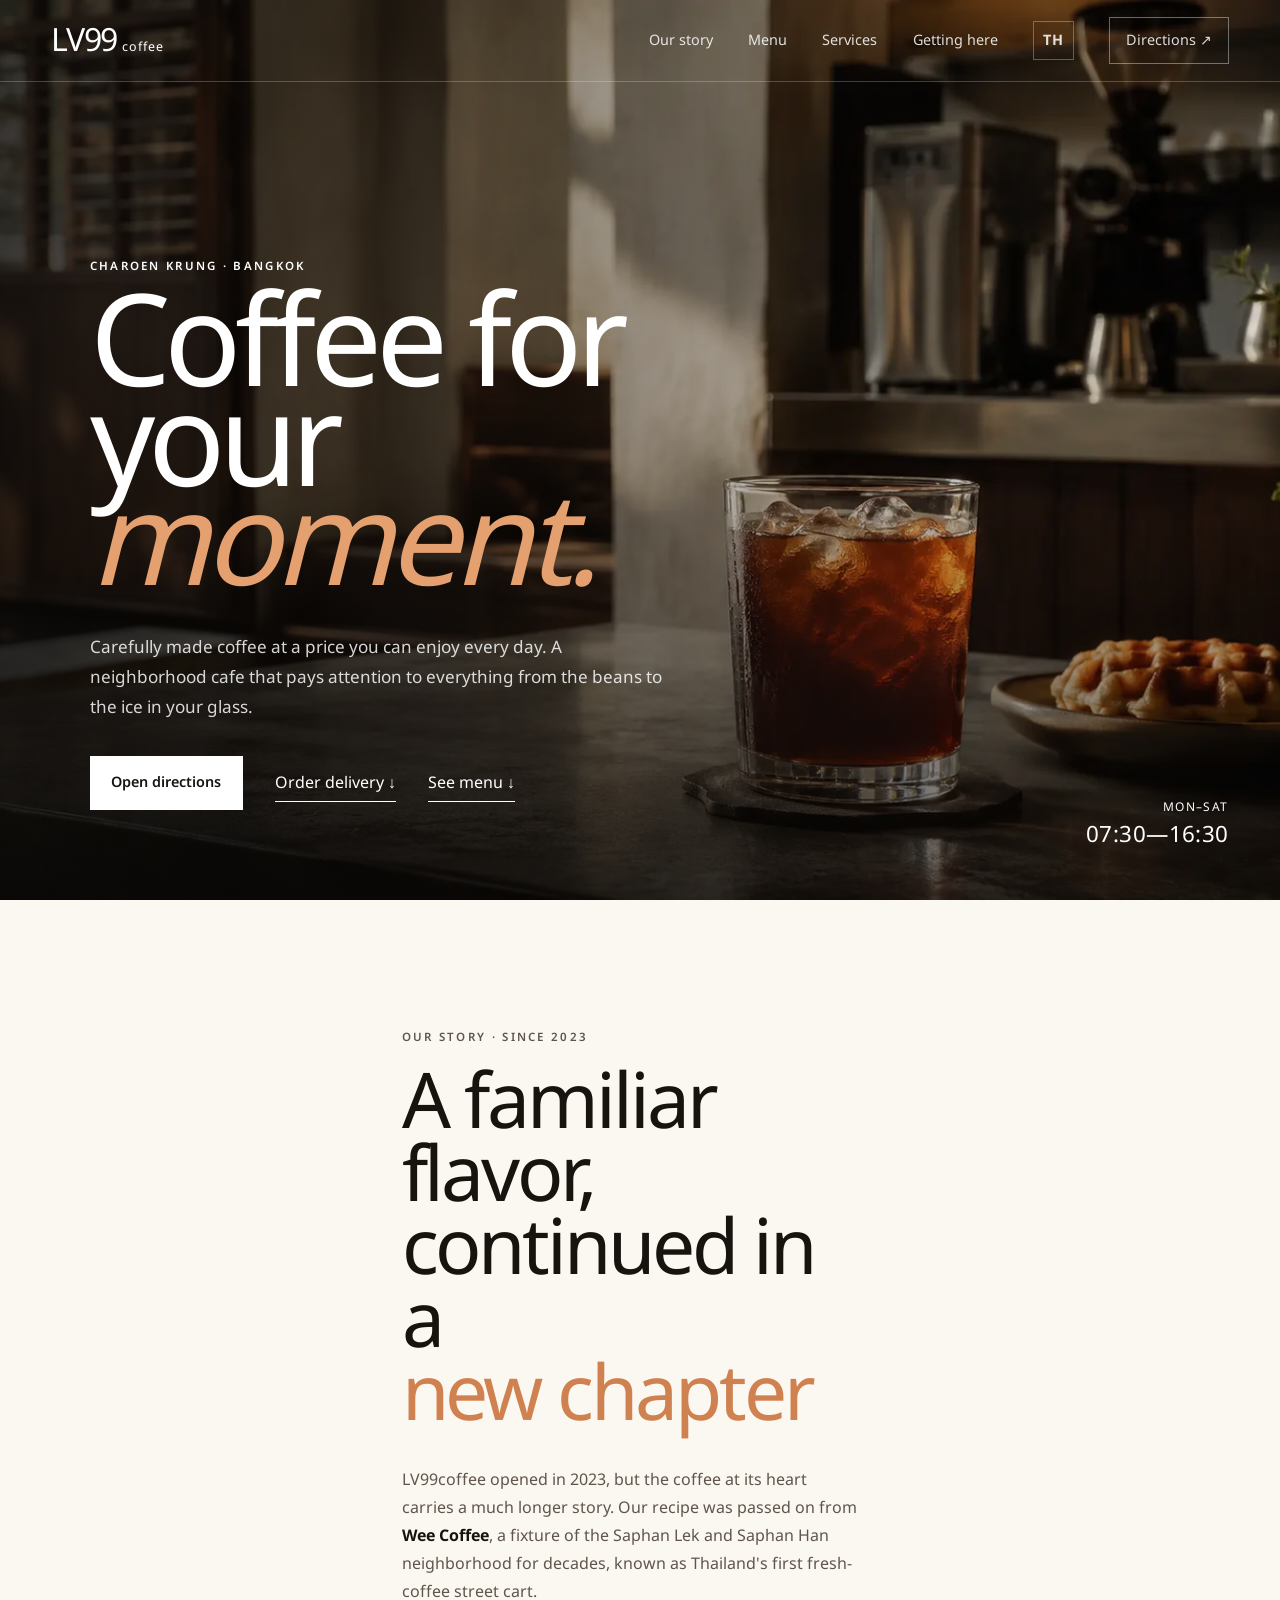
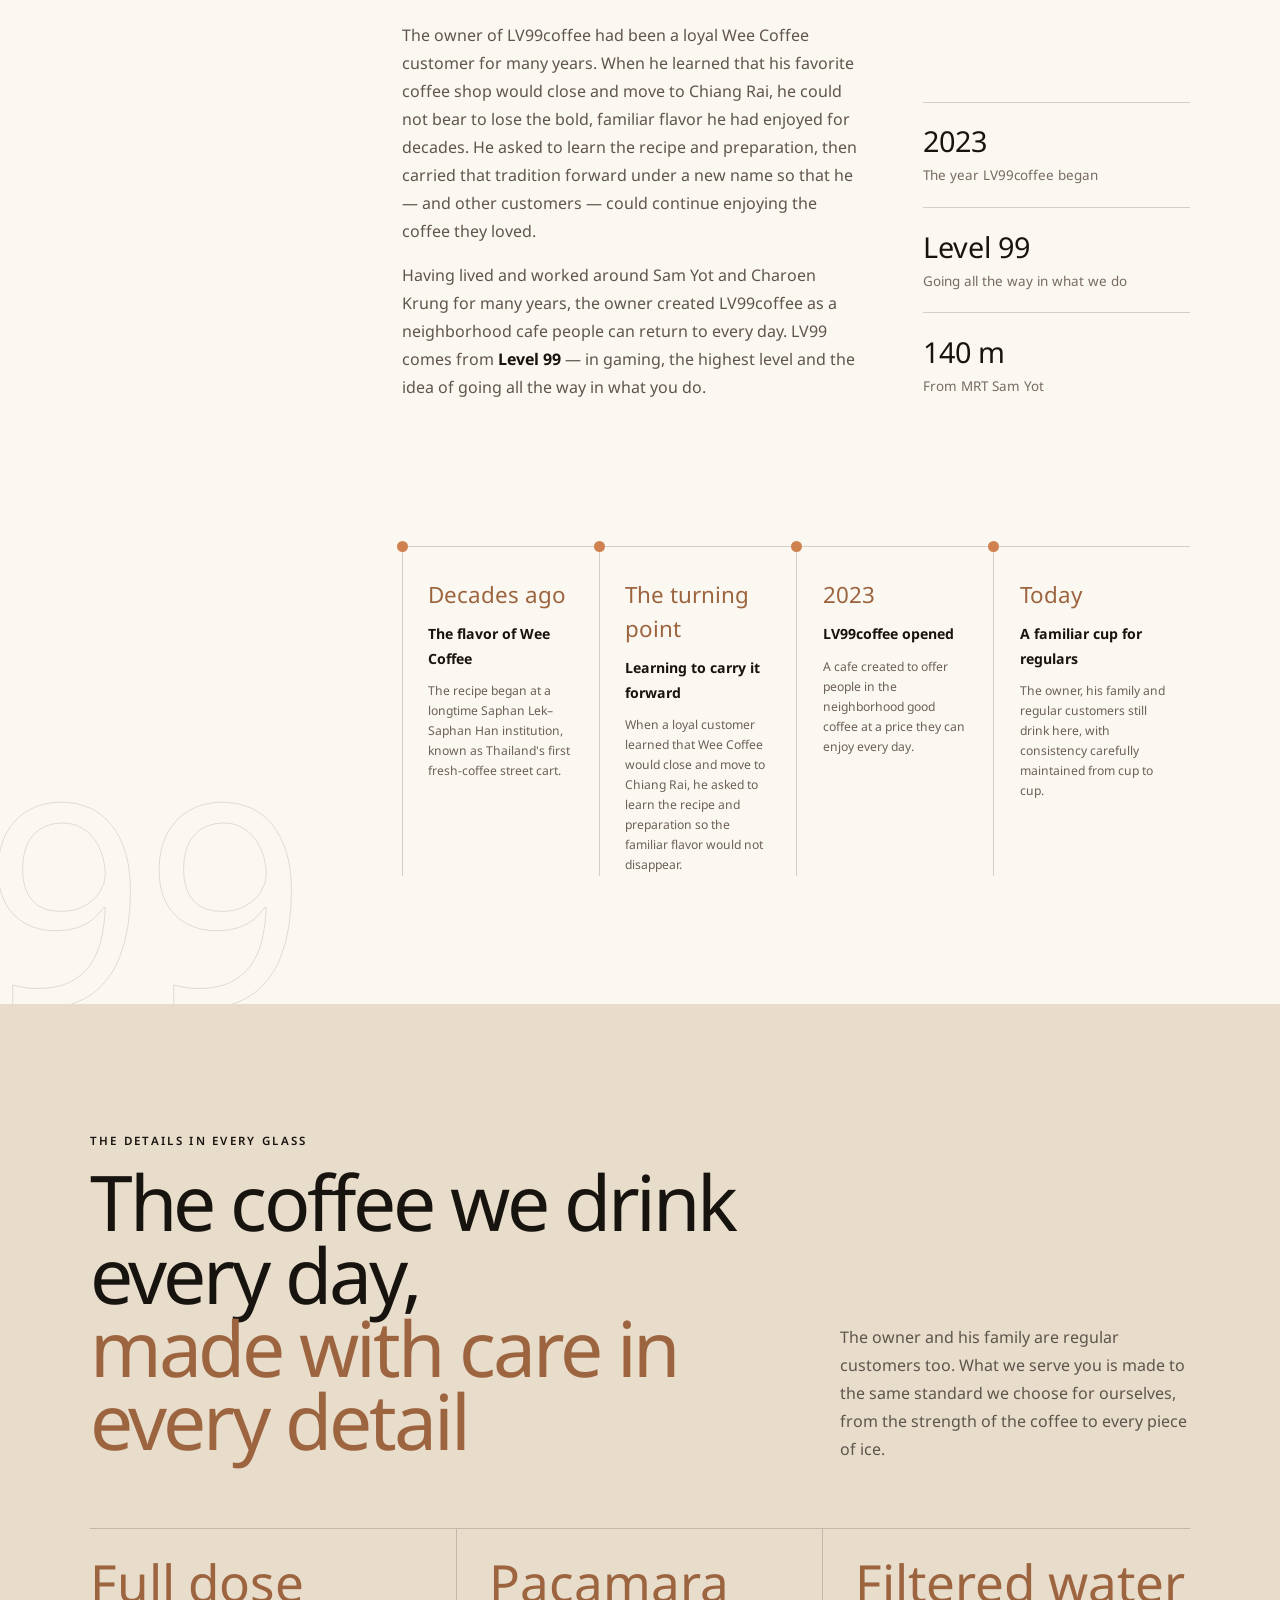
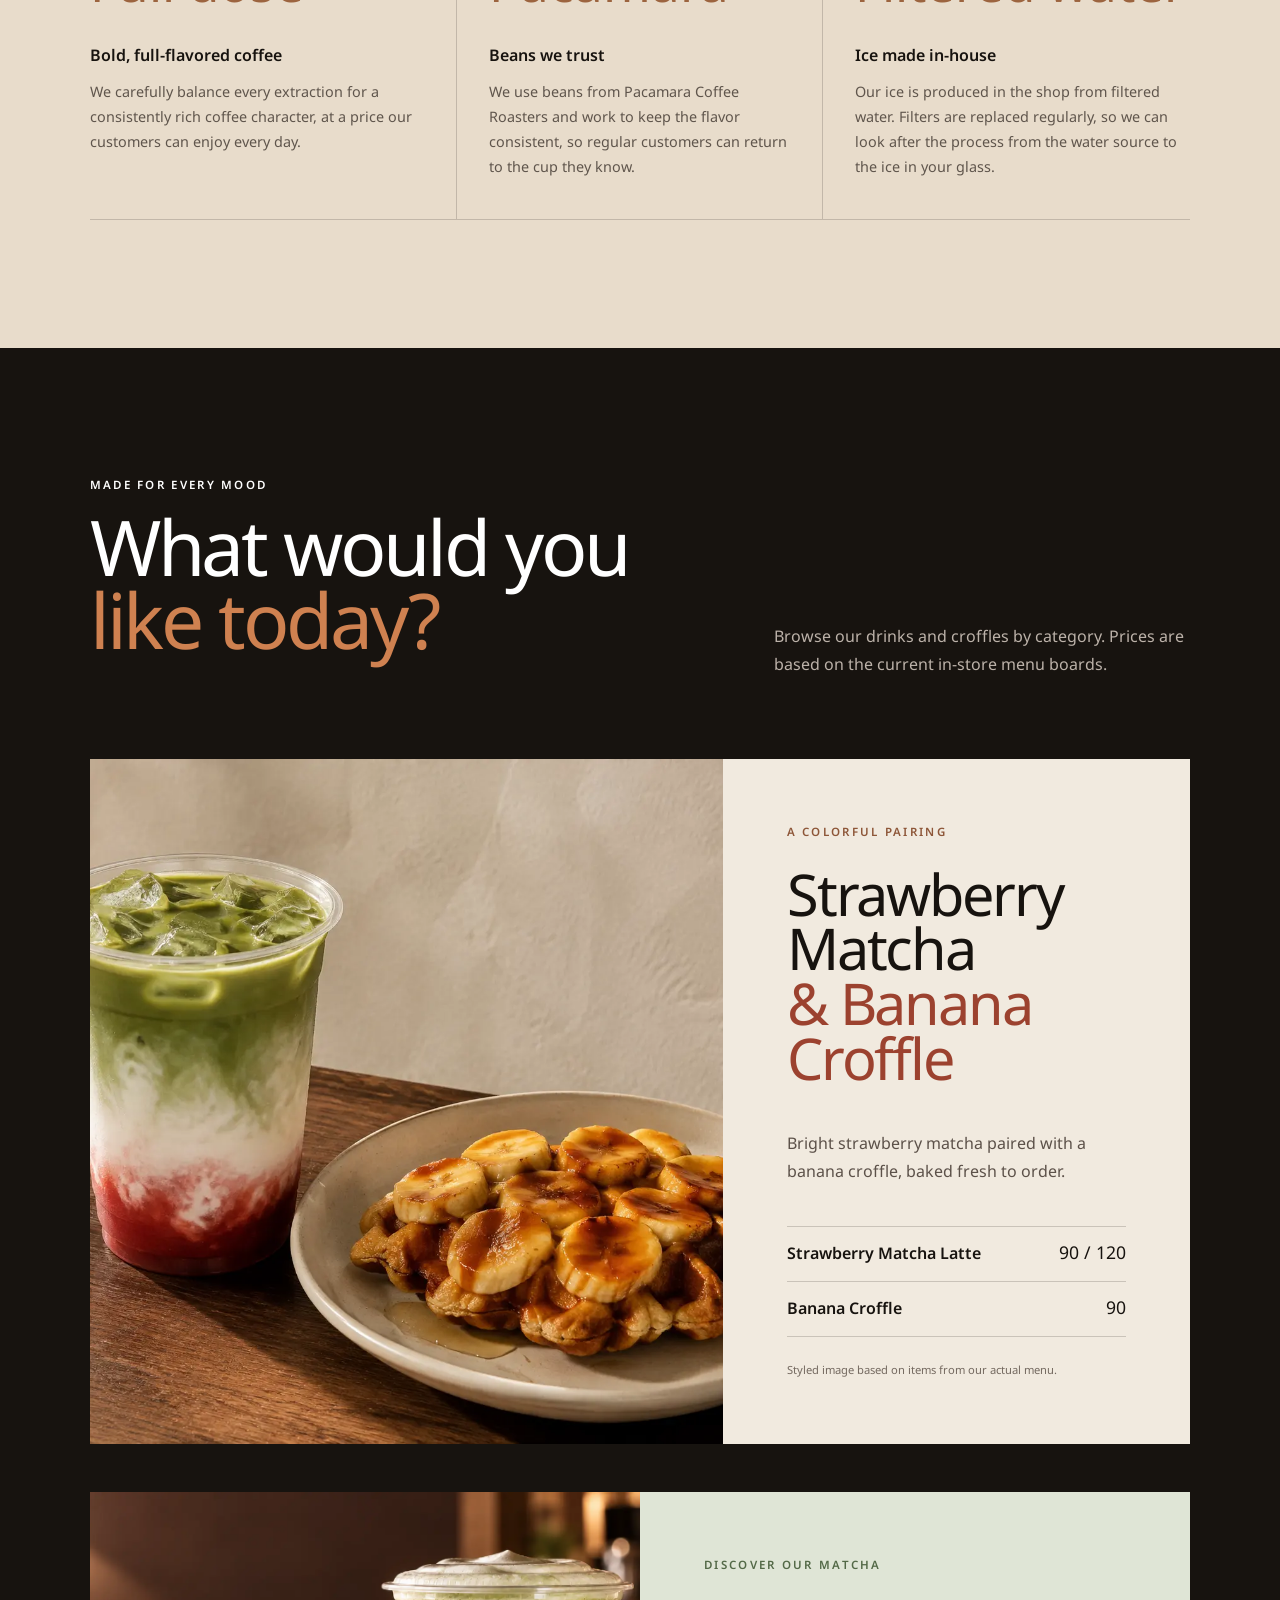
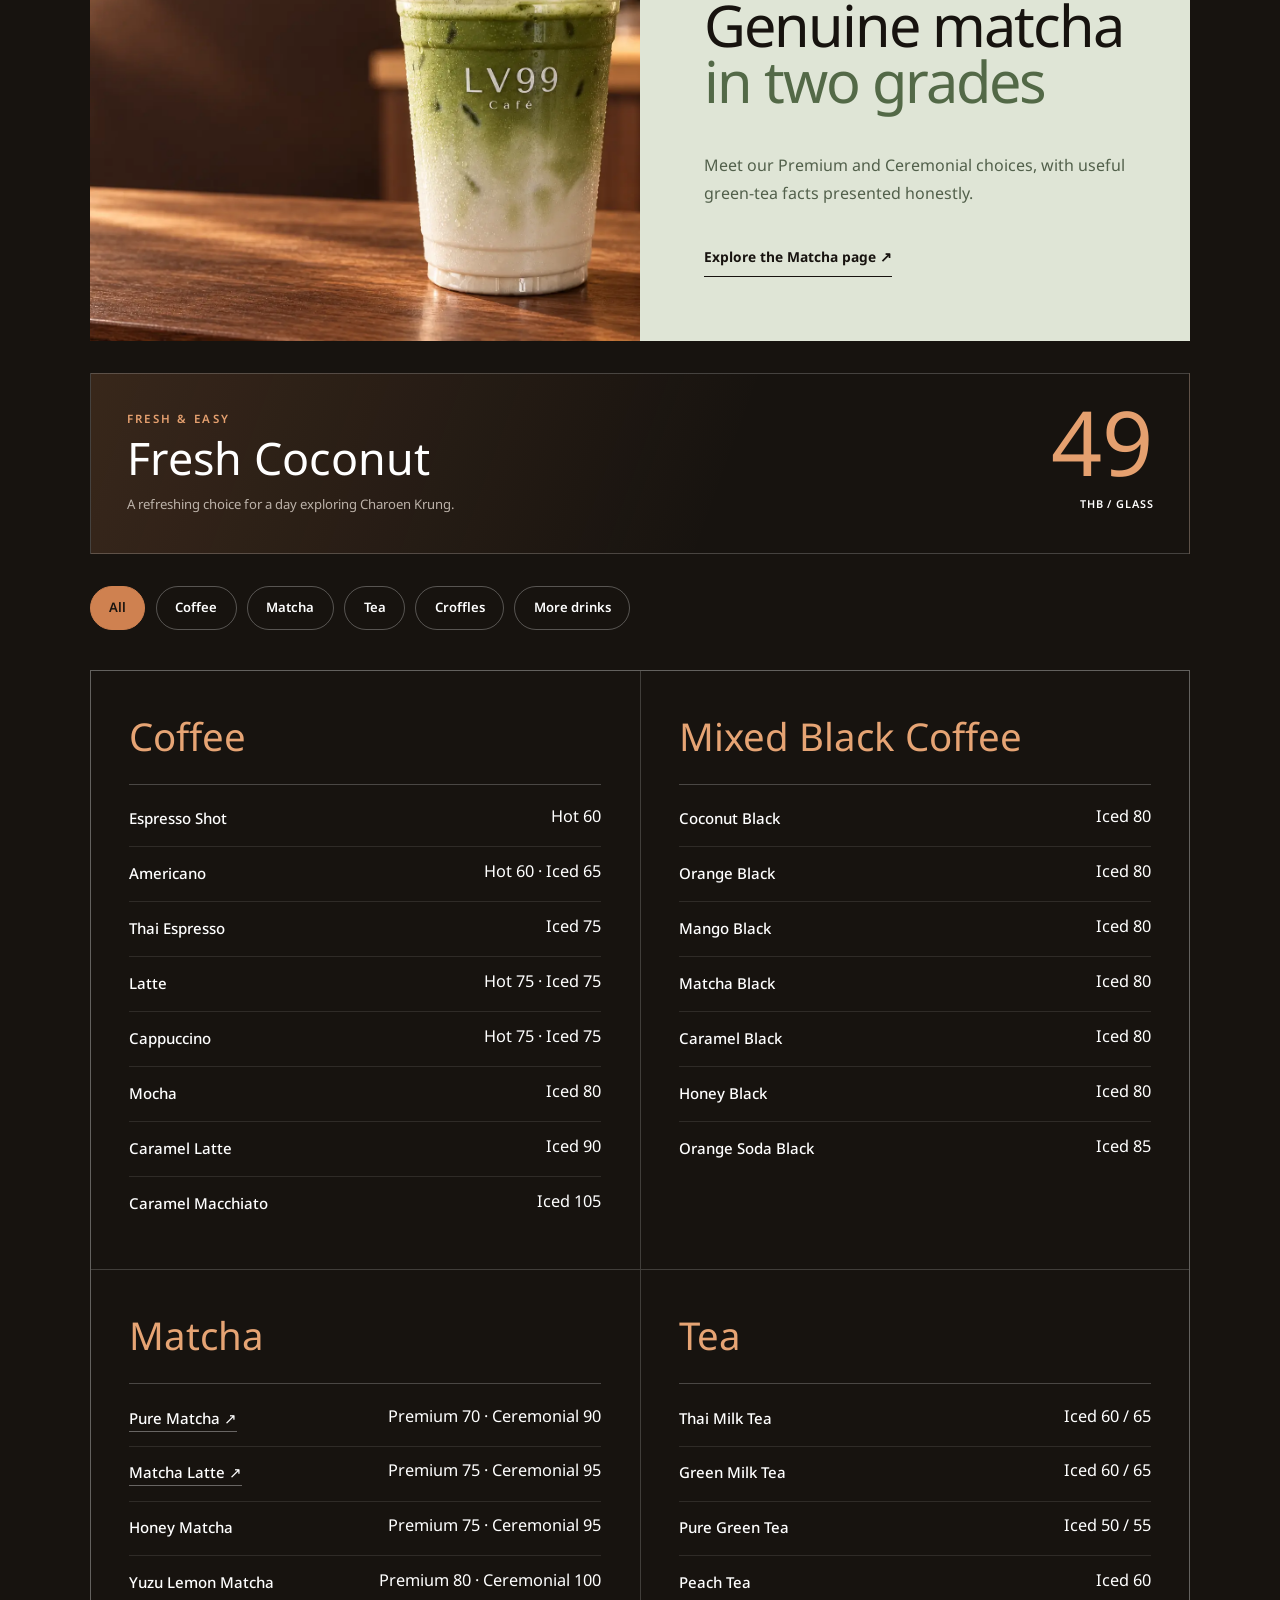
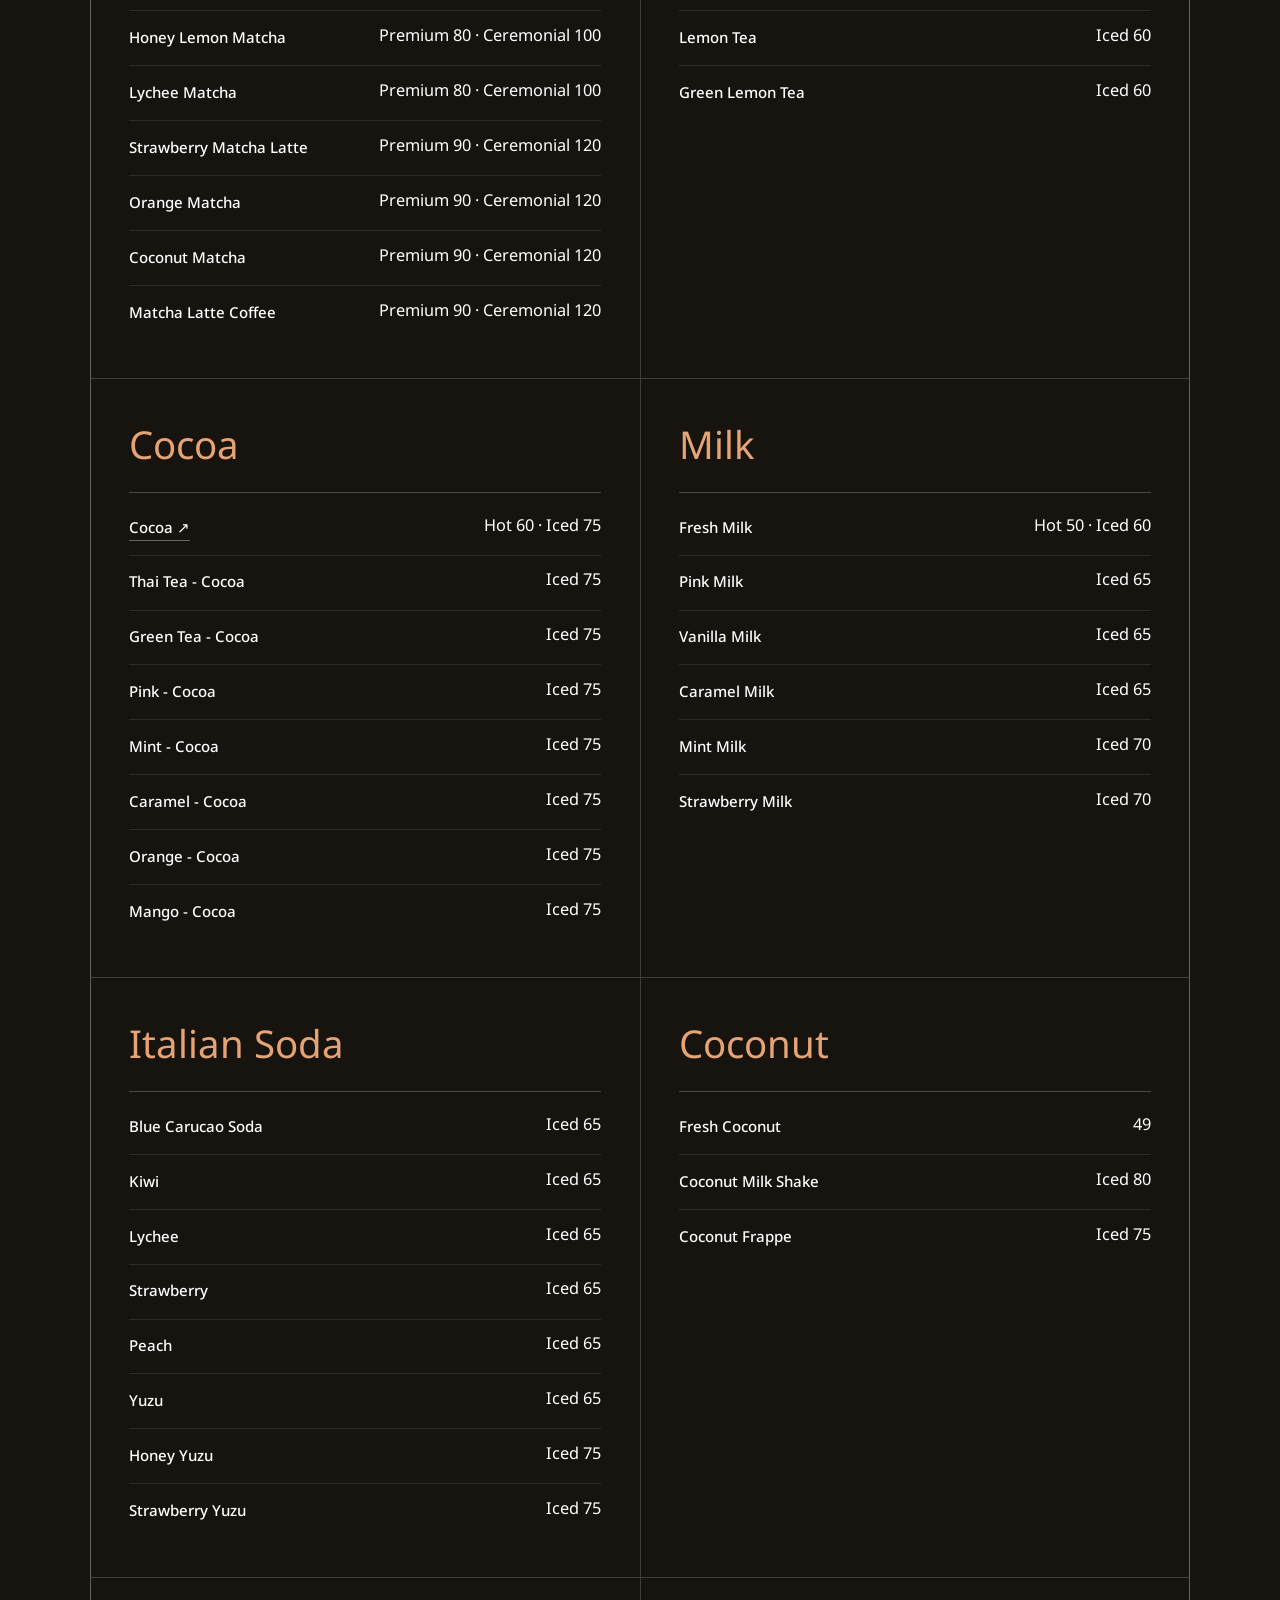
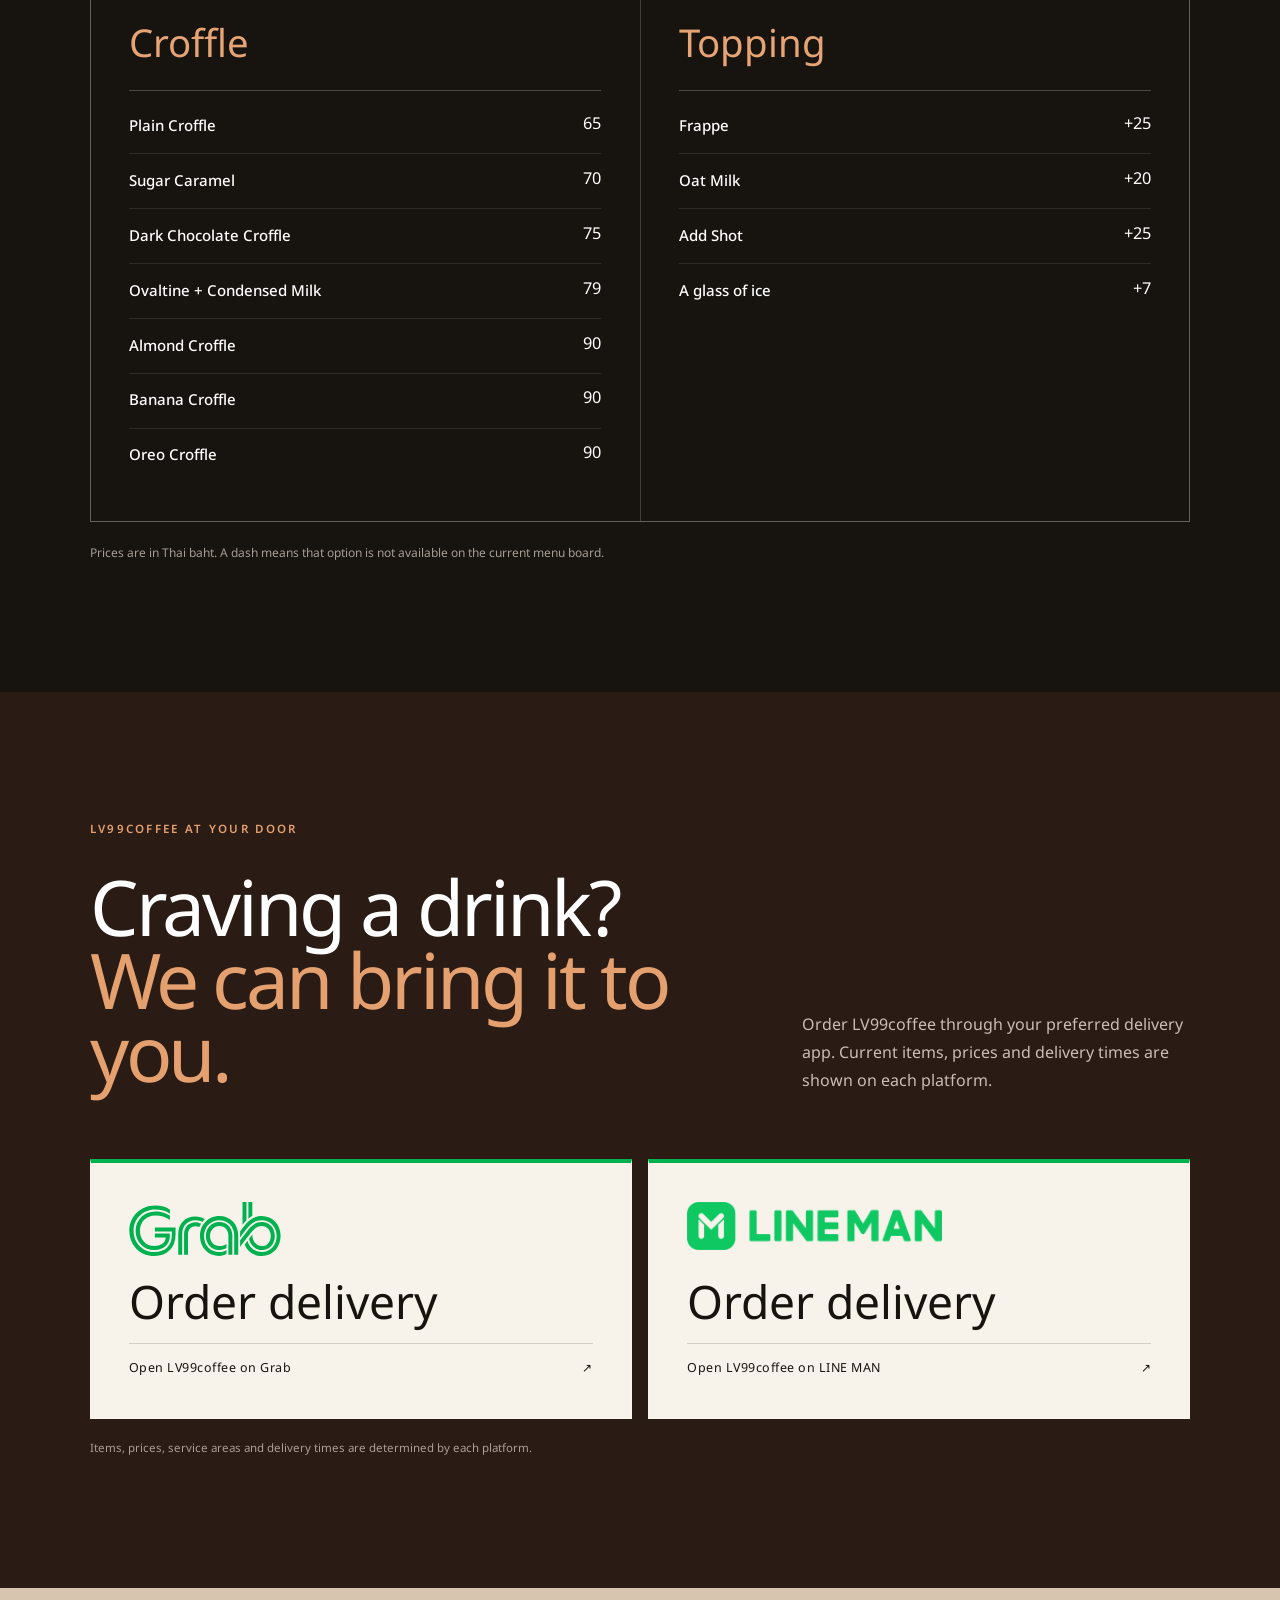
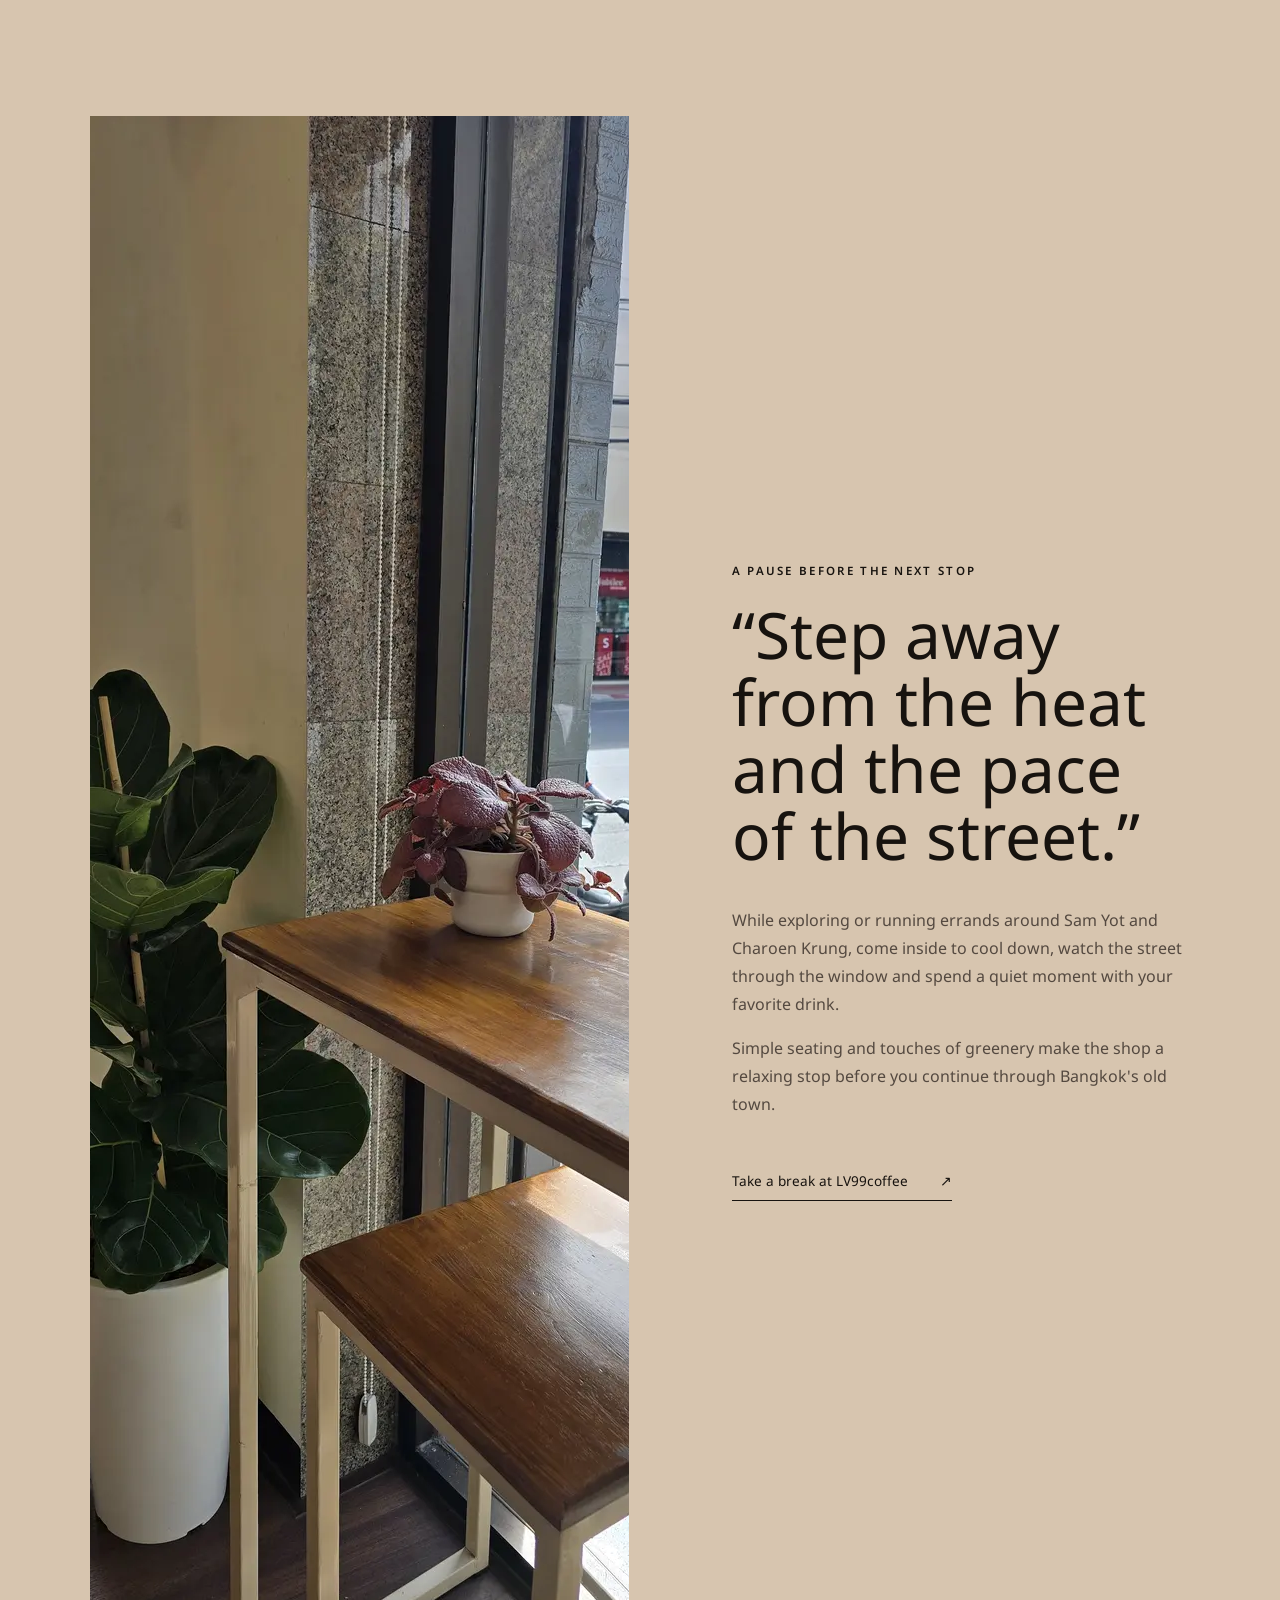
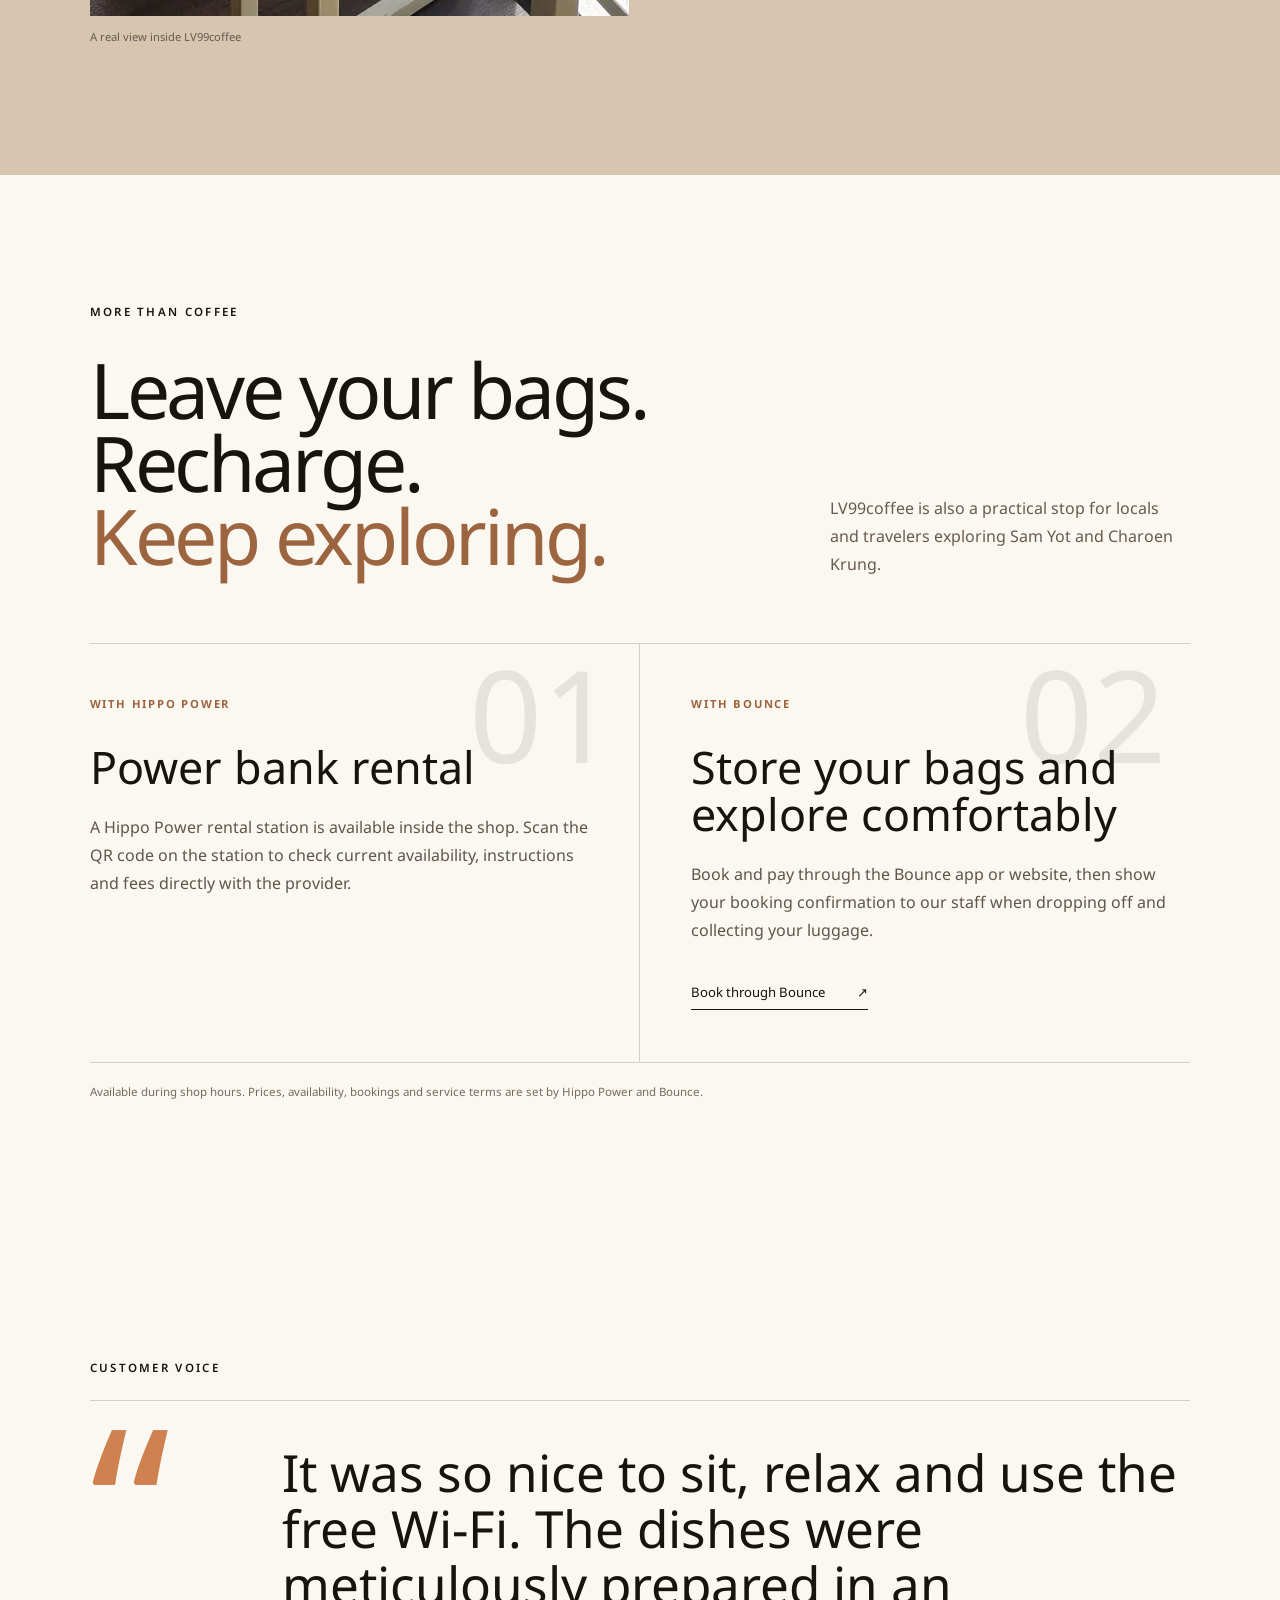
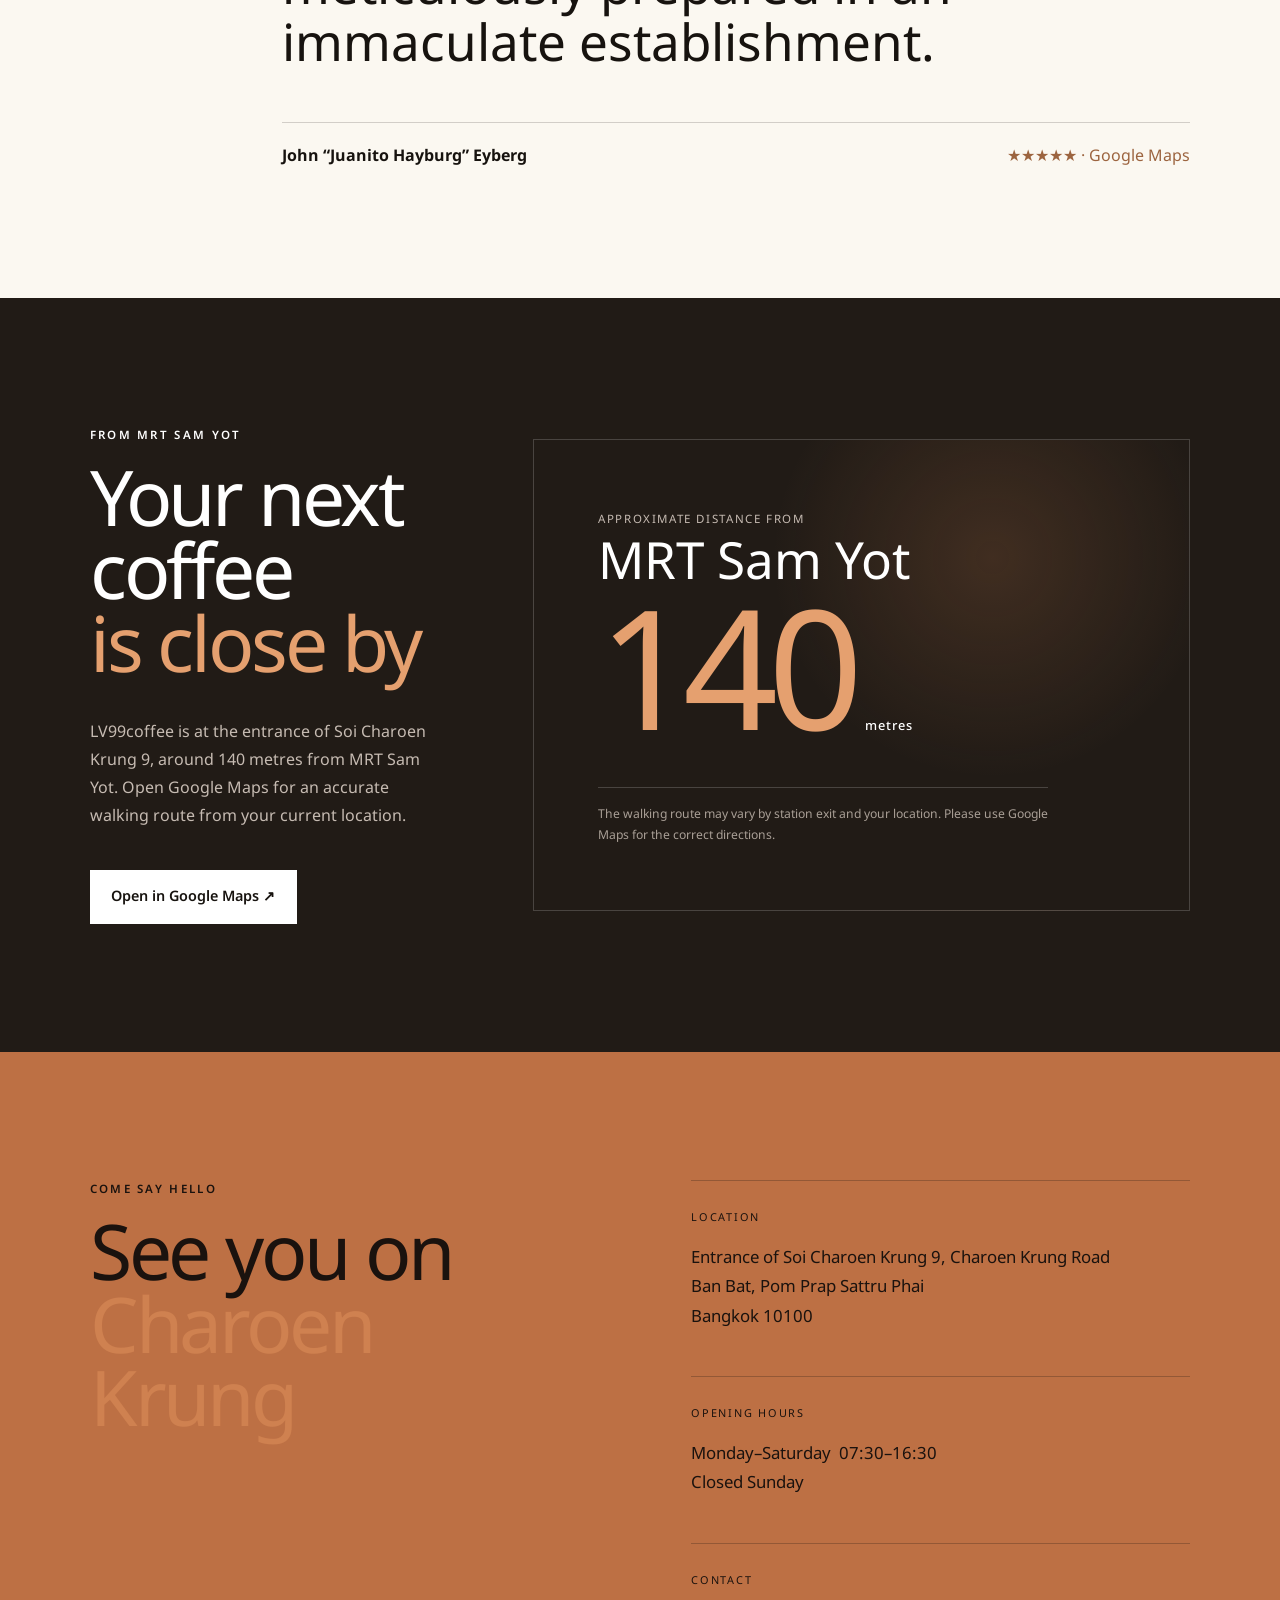
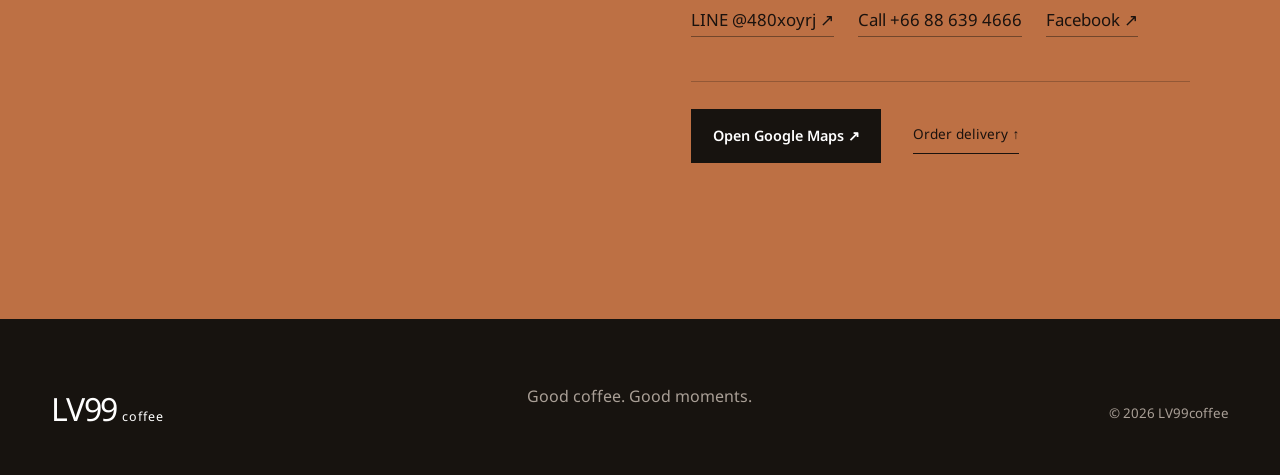
<file: en/index.html>
<!doctype html>
<html lang="en">
<head>
  <meta charset="utf-8"><meta name="viewport" content="width=device-width,initial-scale=1">
  <title>LV99coffee | Cafe Near MRT Sam Yot, Charoen Krung</title>
  <meta name="description" content="LV99coffee is a cafe near MRT Sam Yot on Charoen Krung Road, serving approachable everyday coffee, matcha, fresh coconut and croffles.">
  <meta name="robots" content="index,follow,max-image-preview:large"><meta name="theme-color" content="#17130f">
  <link rel="canonical" href="https://coffee.lv99th.com/en/">
  <link rel="alternate" hreflang="th" href="https://coffee.lv99th.com/">
  <link rel="alternate" hreflang="en" href="https://coffee.lv99th.com/en/">
  <link rel="alternate" hreflang="x-default" href="https://coffee.lv99th.com/">
  <meta property="og:type" content="website"><meta property="og:locale" content="en_US"><meta property="og:site_name" content="LV99coffee">
  <meta property="og:title" content="LV99coffee — Good coffee for every day"><meta property="og:description" content="A neighborhood cafe near MRT Sam Yot, with carefully made coffee, in-house filtered-water ice and a welcoming place to pause.">
  <meta property="og:url" content="https://coffee.lv99th.com/en/"><meta property="og:image" content="https://coffee.lv99th.com/assets/images/lv99-hero.webp">
  <link rel="preconnect" href="https://fonts.googleapis.com"><link rel="preconnect" href="https://fonts.gstatic.com" crossorigin>
  <link href="https://fonts.googleapis.com/css2?family=Noto+Sans+Thai:wght@300;400;500;600;700&display=swap" rel="stylesheet">
  <link rel="stylesheet" href="../css/styles.css?v=20260913"><link rel="stylesheet" href="../css/menu.css?v=20260913"><link rel="stylesheet" href="../css/feature.css?v=20260913"><link rel="stylesheet" href="../css/story.css"><link rel="stylesheet" href="../css/interactions.css?v=20260913">
  <script type="application/ld+json">{"@context":"https://schema.org","@type":"CafeOrCoffeeShop","name":"LV99coffee","url":"https://coffee.lv99th.com/en/","description":"A neighborhood cafe near MRT Sam Yot, founded in 2023 and serving quality coffee at an everyday price.","foundingDate":"2023","slogan":"The coffee we drink every day, made with care in every detail.","telephone":"+66-88-639-4666","priceRange":"฿1–200","servesCuisine":["Coffee","Cafe","Matcha","Bakery","Dessert"],"hasMap":"https://maps.app.goo.gl/upwLs7Lys3qoL3d98","address":{"@type":"PostalAddress","streetAddress":"Entrance of Soi Charoen Krung 9, Charoen Krung Road","addressSubdistrict":"Ban Bat","addressDistrict":"Pom Prap Sattru Phai","addressLocality":"Bangkok","postalCode":"10100","addressCountry":"TH"},"openingHoursSpecification":{"@type":"OpeningHoursSpecification","dayOfWeek":["Monday","Tuesday","Wednesday","Thursday","Friday","Saturday"],"opens":"07:30","closes":"16:30"},"sameAs":["https://www.facebook.com/lv99coffee"]}</script>
</head>
<body>
  <a class="skip-link" href="#main">Skip to main content</a>
  <header class="site-header" id="site-header">
    <a class="wordmark" href="#home" aria-label="LV99coffee home">LV99<span>coffee</span></a>
    <button class="menu-toggle" id="menu-toggle" aria-controls="site-nav" aria-expanded="false" aria-label="Open menu"><span></span><span></span></button>
    <nav class="site-nav" id="site-nav" aria-label="Main navigation"><a href="#story">Our story</a><a href="#menu">Menu</a><a href="#services">Services</a><a href="#route">Getting here</a><a class="language-link" href="../" hreflang="th" lang="th" aria-label="ฉบับภาษาไทย">TH</a><a class="nav-cta" href="https://maps.app.goo.gl/upwLs7Lys3qoL3d98" target="_blank" rel="noopener">Directions ↗</a></nav>
  </header>
  <main id="main">
    <section class="hero" id="home">
      <img class="hero-media" src="../assets/images/lv99-hero.webp" alt="Iced coffee in the morning atmosphere of LV99coffee" width="1680" height="945" fetchpriority="high"><div class="hero-shade"></div>
      <div class="hero-copy reveal"><p class="kicker">Charoen Krung · Bangkok</p><h1>Coffee for<br>your <em>moment.</em></h1><p>Carefully made coffee at a price you can enjoy every day. A neighborhood cafe that pays attention to everything from the beans to the ice in your glass.</p><div class="hero-actions"><a class="button button-light" href="https://maps.app.goo.gl/upwLs7Lys3qoL3d98" target="_blank" rel="noopener">Open directions</a><a class="text-link" href="#delivery">Order delivery ↓</a><a class="text-link" href="#menu">See menu ↓</a></div></div>
      <div class="hero-meta"><span>Mon–Sat</span><strong>07:30—16:30</strong></div>
    </section>
    <section class="intro section" id="story">
      <div class="intro-number" aria-hidden="true">99</div>
      <div class="intro-copy reveal"><p class="eyebrow">Our story · Since 2023</p><h2>A familiar flavor,<br>continued in a <span>new chapter</span></h2><p>LV99coffee opened in 2023, but the coffee at its heart carries a much longer story. Our recipe was passed on from <strong>Wee Coffee</strong>, a fixture of the Saphan Lek and Saphan Han neighborhood for decades, known as Thailand's first fresh-coffee street cart.</p><p>The owner of LV99coffee had been a loyal Wee Coffee customer for many years. When he learned that his favorite coffee shop would close and move to Chiang Rai, he could not bear to lose the bold, familiar flavor he had enjoyed for decades. He asked to learn the recipe and preparation, then carried that tradition forward under a new name so that he — and other customers — could continue enjoying the coffee they loved.</p><p>Having lived and worked around Sam Yot and Charoen Krung for many years, the owner created LV99coffee as a neighborhood cafe people can return to every day. LV99 comes from <strong>Level 99</strong> — in gaming, the highest level and the idea of going all the way in what you do.</p></div>
      <dl class="facts reveal"><div><dt>2023</dt><dd>The year LV99coffee began</dd></div><div><dt>Level 99</dt><dd>Going all the way in what we do</dd></div><div><dt>140 m</dt><dd>From MRT Sam Yot</dd></div></dl>
      <ol class="story-timeline reveal" aria-label="The story of LV99coffee"><li><span class="timeline-time">Decades ago</span><strong>The flavor of Wee Coffee</strong><span>The recipe began at a longtime Saphan Lek–Saphan Han institution, known as Thailand's first fresh-coffee street cart.</span></li><li><span class="timeline-time">The turning point</span><strong>Learning to carry it forward</strong><span>When a loyal customer learned that Wee Coffee would close and move to Chiang Rai, he asked to learn the recipe and preparation so the familiar flavor would not disappear.</span></li><li><span class="timeline-time">2023</span><strong>LV99coffee opened</strong><span>A cafe created to offer people in the neighborhood good coffee at a price they can enjoy every day.</span></li><li><span class="timeline-time">Today</span><strong>A familiar cup for regulars</strong><span>The owner, his family and regular customers still drink here, with consistency carefully maintained from cup to cup.</span></li></ol>
    </section>
    <section class="standards section" aria-labelledby="standards-title">
      <div class="standards-heading reveal"><p class="eyebrow">The details in every glass</p><h2 id="standards-title">The coffee we drink every day,<br><span>made with care in every detail</span></h2><p>The owner and his family are regular customers too. What we serve you is made to the same standard we choose for ourselves, from the strength of the coffee to every piece of ice.</p></div>
      <div class="standards-grid reveal"><article><strong>Full dose</strong><h3>Bold, full-flavored coffee</h3><p>We carefully balance every extraction for a consistently rich coffee character, at a price our customers can enjoy every day.</p></article><article><strong>Pacamara</strong><h3>Beans we trust</h3><p>We use beans from Pacamara Coffee Roasters and work to keep the flavor consistent, so regular customers can return to the cup they know.</p></article><article><strong>Filtered water</strong><h3>Ice made in-house</h3><p>Our ice is produced in the shop from filtered water. Filters are replaced regularly, so we can look after the process from the water source to the ice in your glass.</p></article></div>
    </section>
    <section class="menu-section section" id="menu">
      <header class="section-heading reveal"><div><p class="eyebrow">Made for every mood</p><h2>What would you<br><span>like today?</span></h2></div><p>Browse our drinks and croffles by category. Prices are based on the current in-store menu boards.</p></header>
      <article class="noncoffee-feature reveal"><img src="../assets/images/lv99-strawberry-matcha-banana-croffle.webp" alt="Strawberry Matcha Latte paired with a Banana Croffle, based on the shop's actual menu" width="1456" height="1092" loading="lazy"><div><p class="eyebrow">A colorful pairing</p><h3>Strawberry Matcha<br><span>& Banana Croffle</span></h3><p>Bright strawberry matcha paired with a banana croffle, baked fresh to order.</p><dl><div><dt>Strawberry Matcha Latte</dt><dd>90 / 120</dd></div><div><dt>Banana Croffle</dt><dd>90</dd></div></dl><small>Styled image based on items from our actual menu.</small></div></article>
      <a class="matcha-feature reveal" href="drinks/matcha/" aria-labelledby="matcha-feature-title"><img src="../assets/images/lv99-matcha-latte.webp" alt="LV99 iced matcha latte in a branded cup" width="1536" height="1024" loading="lazy"><div><p class="eyebrow">Discover our matcha</p><h3 id="matcha-feature-title">Genuine matcha<br><span>in two grades</span></h3><p>Meet our Premium and Ceremonial choices, with useful green-tea facts presented honestly.</p><strong>Explore the Matcha page <span aria-hidden="true">↗</span></strong></div></a>
      <aside class="fresh-coconut-note reveal" aria-label="Fresh Coconut featured menu item"><div><p class="eyebrow">Fresh & easy</p><h3>Fresh Coconut</h3><p>A refreshing choice for a day exploring Charoen Krung.</p></div><strong>49<small>THB / glass</small></strong></aside>
      <div class="menu-tools reveal" aria-label="Filter menu categories"><button class="menu-filter active" type="button" data-filter="all">All</button><button class="menu-filter" type="button" data-filter="coffee">Coffee</button><button class="menu-filter" type="button" data-filter="matcha">Matcha</button><button class="menu-filter" type="button" data-filter="tea">Tea</button><button class="menu-filter" type="button" data-filter="food">Croffles</button><button class="menu-filter" type="button" data-filter="other">More drinks</button></div>
      <div class="menu-list" id="menu-list" aria-live="polite" aria-label="Full menu list"></div>
      <p class="menu-note">Prices are in Thai baht. A dash means that option is not available on the current menu board.</p>
    </section>
    <section class="delivery section" id="delivery" aria-labelledby="delivery-title"><header class="delivery-heading reveal"><p class="eyebrow">LV99coffee at your door</p><h2 id="delivery-title">Craving a drink?<br><span>We can bring it to you.</span></h2><p>Order LV99coffee through your preferred delivery app. Current items, prices and delivery times are shown on each platform.</p></header><div class="delivery-grid reveal"><a class="delivery-card delivery-grab" href="https://r.grab.com/g/6-20260905_121633_26bfd17a1ec94d88992dd4b845d9ee0a_MEXMPS-3-C35JVJKAL63HGJ" target="_blank" rel="noopener" aria-label="Order LV99coffee on Grab"><span class="delivery-logo"><img src="../assets/brands/grab-logo.svg" alt="Grab" width="191" height="68" loading="lazy"></span><strong>Order delivery</strong><small>Open LV99coffee on Grab <span aria-hidden="true">↗</span></small></a><a class="delivery-card delivery-lineman" href="https://lin.ee/ONmKM3F?openExternalBrowser=1" target="_blank" rel="noopener" aria-label="Order LV99coffee on LINE MAN"><span class="delivery-logo"><img src="../assets/brands/line-man-logo.png" alt="LINE MAN" width="540" height="102" loading="lazy"></span><strong>Order delivery</strong><small>Open LV99coffee on LINE MAN <span aria-hidden="true">↗</span></small></a></div><p class="delivery-note reveal">Items, prices, service areas and delivery times are determined by each platform.</p></section>
    <section class="ritual section"><figure class="ritual-media reveal"><img src="../assets/images/lv99-store-pause.webp" alt="Window seating and green plants inside LV99coffee overlooking Charoen Krung Road" width="1200" height="1500" loading="lazy"><figcaption>A real view inside LV99coffee</figcaption></figure><div class="ritual-copy reveal"><p class="eyebrow">A pause before the next stop</p><blockquote>“Step away from the heat and the pace of the street.”</blockquote><p>While exploring or running errands around Sam Yot and Charoen Krung, come inside to cool down, watch the street through the window and spend a quiet moment with your favorite drink.</p><p>Simple seating and touches of greenery make the shop a relaxing stop before you continue through Bangkok's old town.</p><a class="arrow-link" href="https://maps.app.goo.gl/upwLs7Lys3qoL3d98" target="_blank" rel="noopener">Take a break at LV99coffee <span>↗</span></a></div></section>
    <section class="services section" id="services" aria-labelledby="services-title"><header class="services-heading reveal"><p class="eyebrow">More than coffee</p><h2 id="services-title">Leave your bags. Recharge.<br><span>Keep exploring.</span></h2><p>LV99coffee is also a practical stop for locals and travelers exploring Sam Yot and Charoen Krung.</p></header><div class="services-grid reveal"><article><span class="service-number" aria-hidden="true">01</span><p class="service-partner">With Hippo Power</p><h3>Power bank rental</h3><p>A Hippo Power rental station is available inside the shop. Scan the QR code on the station to check current availability, instructions and fees directly with the provider.</p></article><article><span class="service-number" aria-hidden="true">02</span><p class="service-partner">With Bounce</p><h3>Store your bags and explore comfortably</h3><p>Book and pay through the Bounce app or website, then show your booking confirmation to our staff when dropping off and collecting your luggage.</p><a class="arrow-link" href="https://bounce.com/" target="_blank" rel="noopener">Book through Bounce <span>↗</span></a></article></div><p class="services-note reveal">Available during shop hours. Prices, availability, bookings and service terms are set by Hippo Power and Bounce.</p></section>
    <section class="review section"><p class="eyebrow reveal">Customer voice</p><div class="review-grid reveal"><div class="quote-mark">“</div><figure><blockquote>It was so nice to sit, relax and use the free Wi‑Fi. The dishes were meticulously prepared in an immaculate establishment.</blockquote><figcaption><strong>John “Juanito Hayburg” Eyberg</strong><span>★★★★★ · Google Maps</span></figcaption></figure></div></section>
    <section class="route section" id="route" aria-labelledby="route-title"><div class="route-copy reveal"><p class="eyebrow">From MRT Sam Yot</p><h2 id="route-title">Your next coffee<br><span>is close by</span></h2><p>LV99coffee is at the entrance of Soi Charoen Krung 9, around 140 metres from MRT Sam Yot. Open Google Maps for an accurate walking route from your current location.</p><a class="button button-light" href="https://maps.app.goo.gl/upwLs7Lys3qoL3d98" target="_blank" rel="noopener">Open in Google Maps ↗</a></div><div class="route-distance-card reveal" aria-label="LV99coffee is approximately 140 metres from MRT Sam Yot"><span>Approximate distance from</span><h3>MRT Sam Yot</h3><strong>140<small>metres</small></strong><p>The walking route may vary by station exit and your location. Please use Google Maps for the correct directions.</p></div></section>
    <section class="visit section" id="visit"><div class="visit-title reveal"><p class="eyebrow">Come say hello</p><h2>See you on<br><span>Charoen Krung</span></h2></div><div class="visit-details reveal"><div><small>Location</small><p>Entrance of Soi Charoen Krung 9, Charoen Krung Road<br>Ban Bat, Pom Prap Sattru Phai<br>Bangkok 10100</p></div><div><small>Opening hours</small><p>Monday–Saturday&nbsp; 07:30–16:30<br>Closed Sunday</p></div><div><small>Contact</small><p class="contact-links"><a href="https://line.me/R/ti/p/@480xoyrj" target="_blank" rel="noopener">LINE @480xoyrj ↗</a><a href="tel:+66886394666">Call +66 88 639 4666</a><a href="https://www.facebook.com/lv99coffee" target="_blank" rel="noopener">Facebook ↗</a></p></div><div class="visit-actions"><a class="button button-dark" href="https://maps.app.goo.gl/upwLs7Lys3qoL3d98" target="_blank" rel="noopener">Open Google Maps ↗</a><a class="arrow-link" href="#delivery">Order delivery ↑</a></div></div></section>
  </main>
  <footer><a class="wordmark" href="#home">LV99<span>coffee</span></a><p>Good coffee. Good moments.</p><small>© <span id="year"></span> LV99coffee</small></footer>
  <script src="../js/main.js?v=20260913" defer></script>
</body>
</html>
</file>
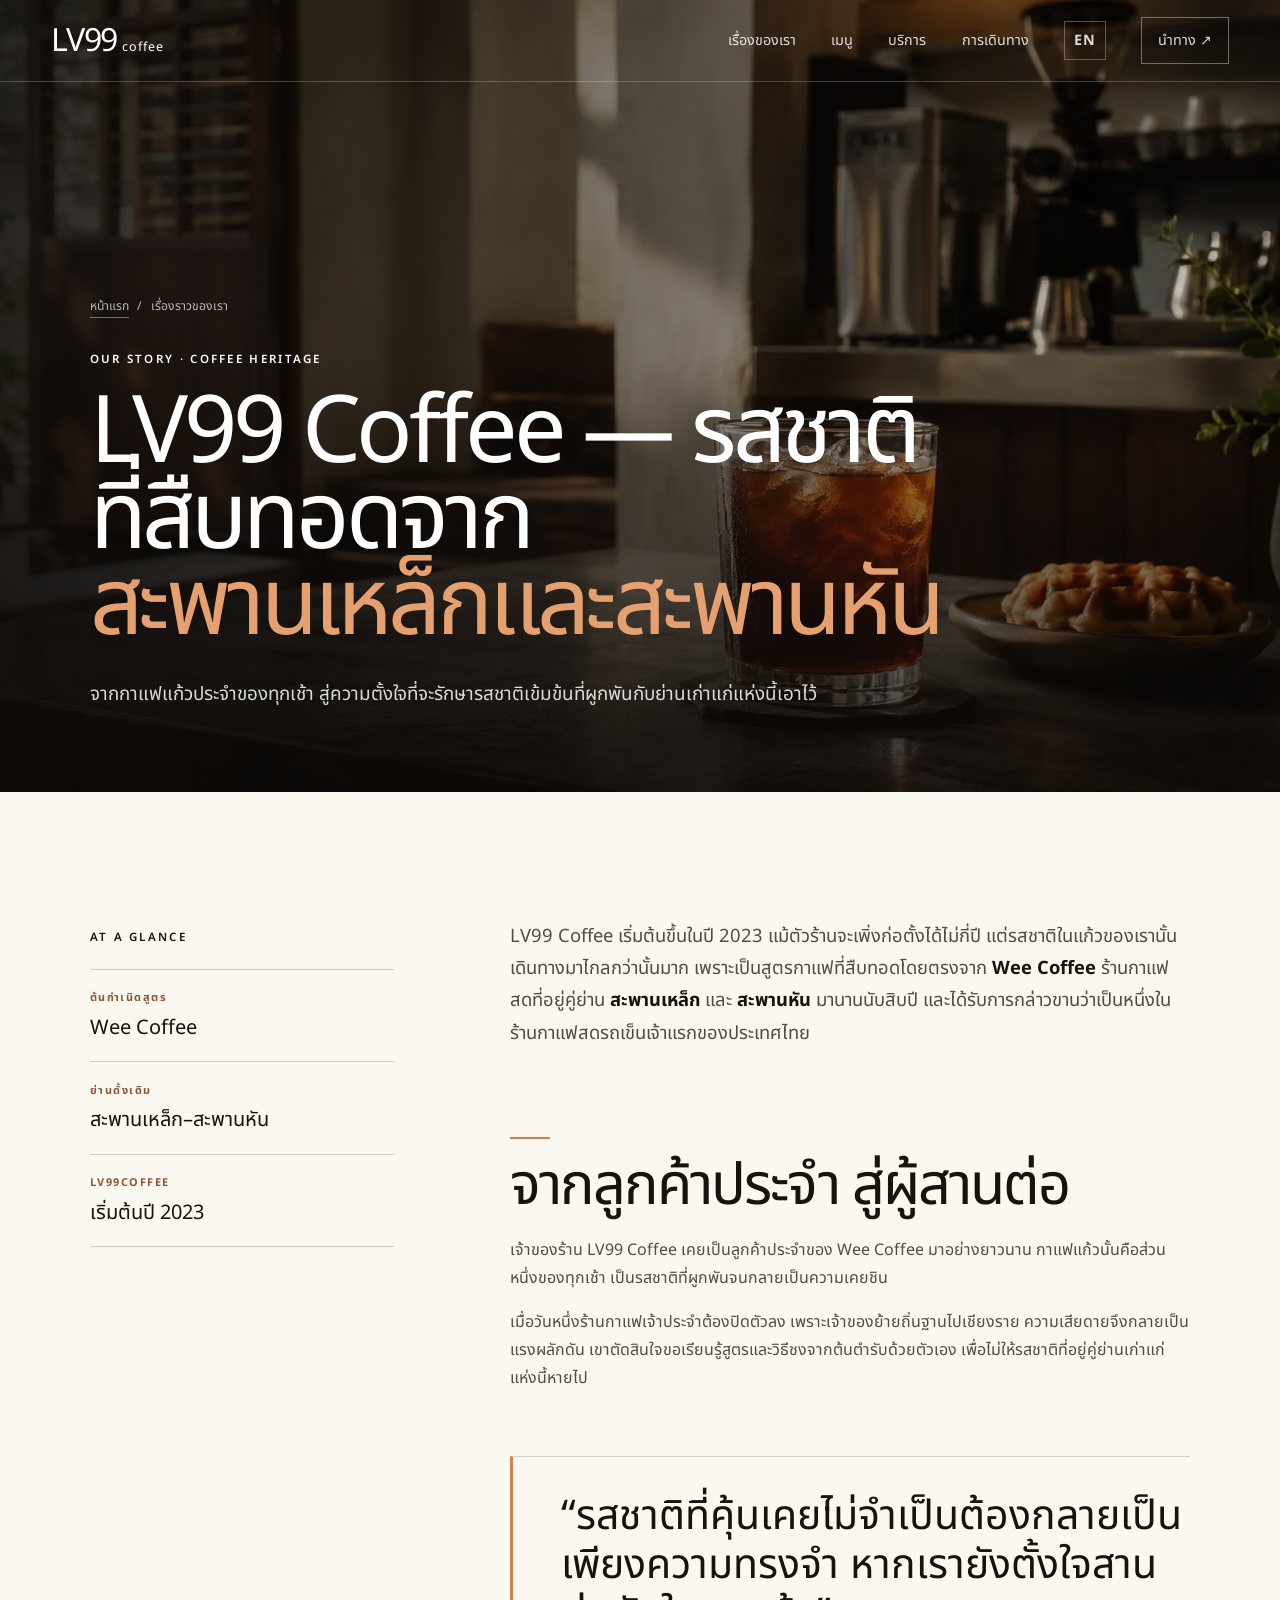
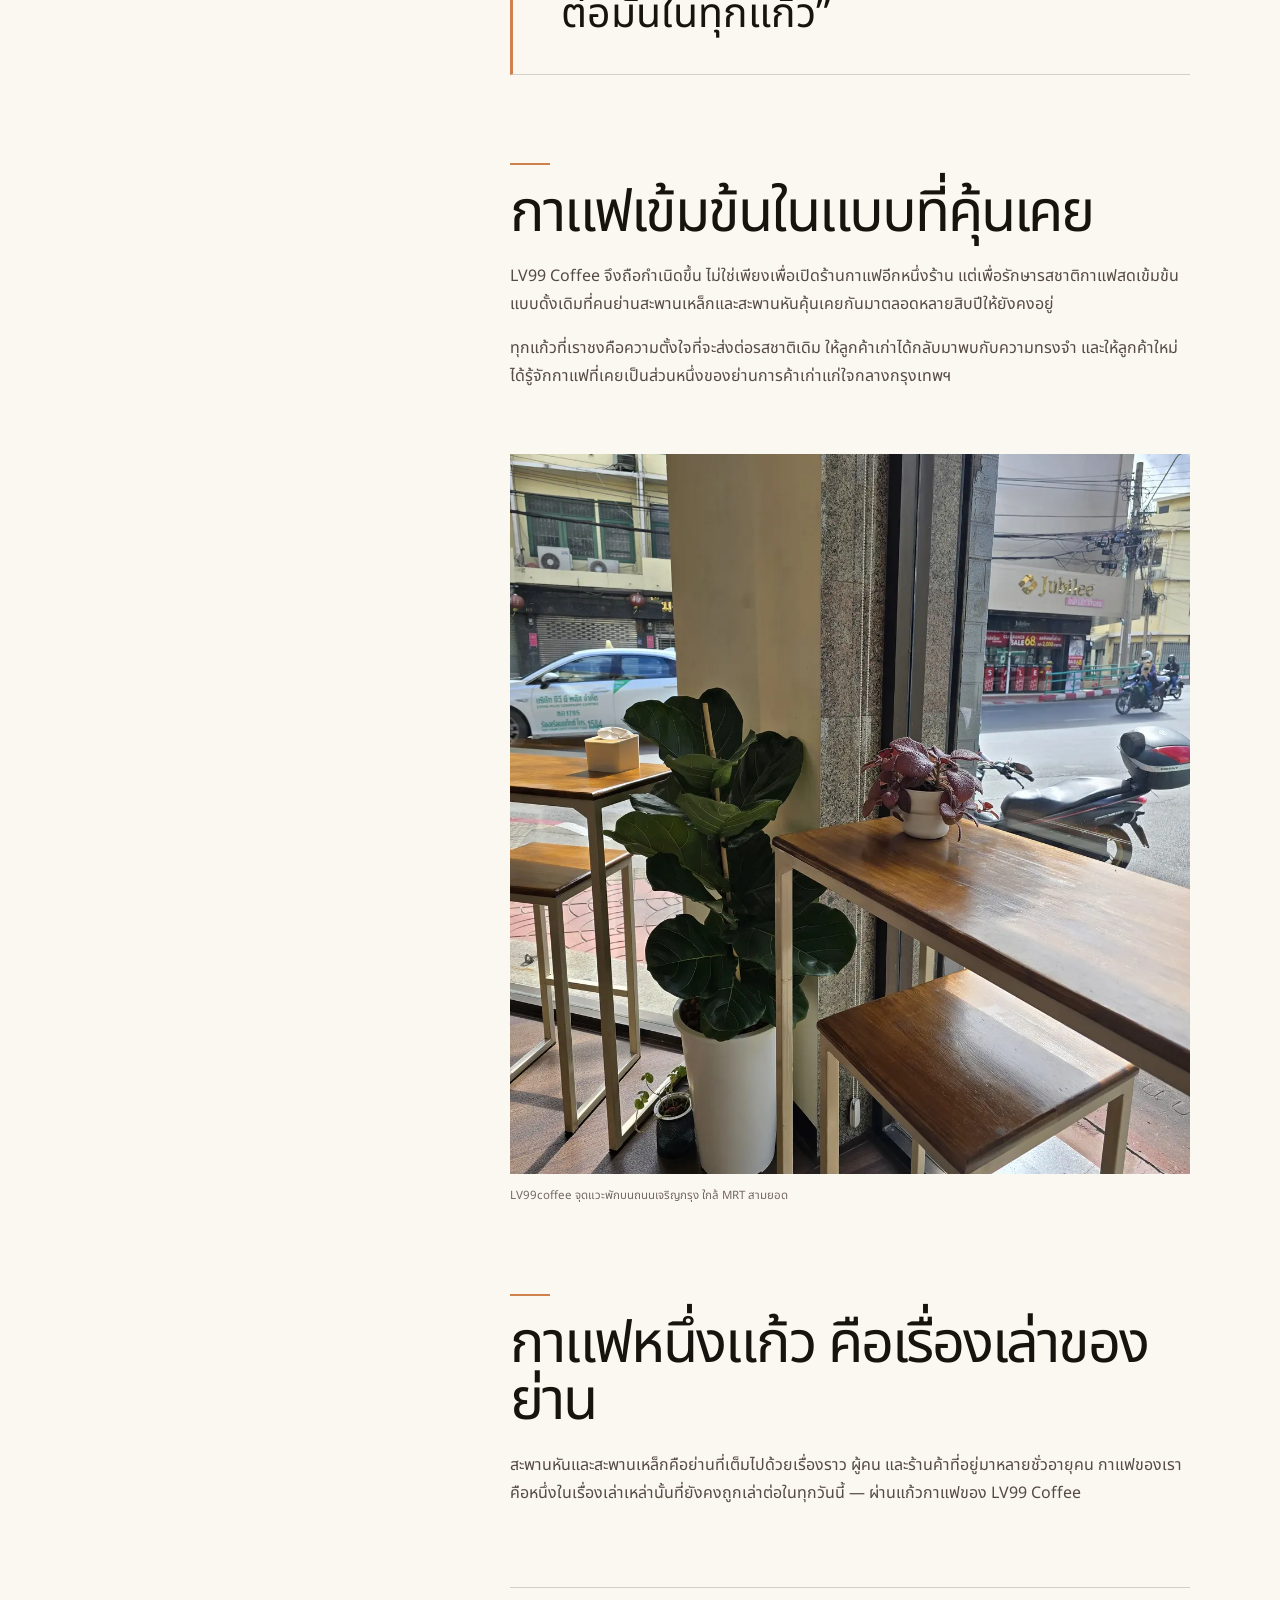
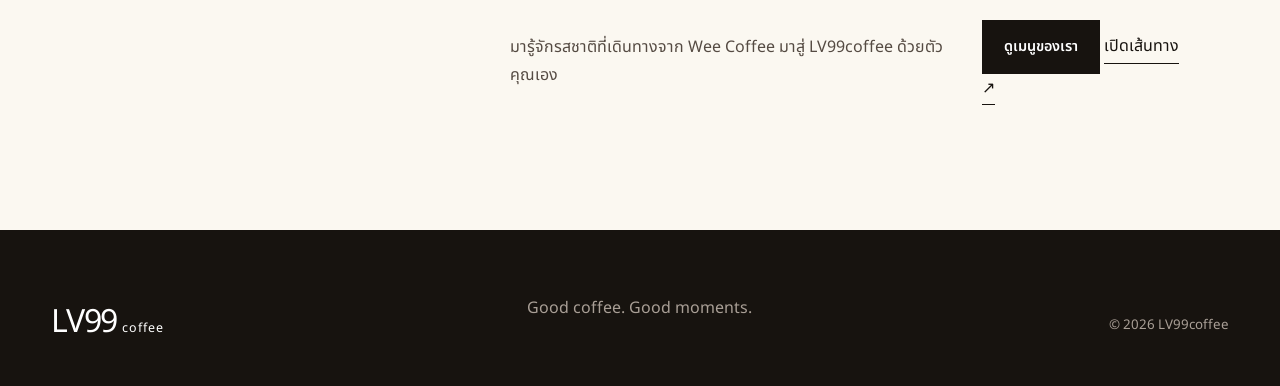
<file: our-story/index.html>
<!doctype html>
<html lang="th">
<head>
  <meta charset="utf-8"><meta name="viewport" content="width=device-width,initial-scale=1">
  <title>LV99 Coffee | สืบทอดสูตรกาแฟสดจาก Wee Coffee สะพานเหล็ก–สะพานหัน</title>
  <meta name="description" content="LV99 Coffee ร้านกาแฟที่สืบทอดสูตรกาแฟสดเข้มข้นจาก Wee Coffee ร้านกาแฟรถเข็นในตำนานย่านสะพานเหล็กและสะพานหัน กว่าสิบปีของรสชาติที่ยังคงเดิม">
  <meta name="robots" content="index,follow,max-image-preview:large"><meta name="theme-color" content="#17130f">
  <link rel="canonical" href="https://coffee.lv99th.com/our-story/">
  <meta property="og:type" content="article"><meta property="og:locale" content="th_TH"><meta property="og:site_name" content="LV99coffee">
  <meta property="og:title" content="LV99 Coffee — รสชาติที่สืบทอดจากสะพานเหล็กและสะพานหัน"><meta property="og:description" content="เรื่องราวจากลูกค้าประจำ Wee Coffee สู่ผู้สานต่อสูตรกาแฟสดเข้มข้นในชื่อ LV99coffee">
  <meta property="og:url" content="https://coffee.lv99th.com/our-story/"><meta property="og:image" content="https://coffee.lv99th.com/assets/images/lv99-hero.webp">
  <link rel="preconnect" href="https://fonts.googleapis.com"><link rel="preconnect" href="https://fonts.gstatic.com" crossorigin>
  <link href="https://fonts.googleapis.com/css2?family=Noto+Sans+Thai:wght@300;400;500;600;700&display=swap" rel="stylesheet">
  <link rel="stylesheet" href="../css/styles.css"><link rel="stylesheet" href="../css/interactions.css"><link rel="stylesheet" href="../css/article.css">
  <script type="application/ld+json">{"@context":"https://schema.org","@type":"Article","headline":"LV99 Coffee — รสชาติที่สืบทอดจากสะพานเหล็กและสะพานหัน","description":"เรื่องราวการสืบทอดสูตรกาแฟสดเข้มข้นจาก Wee Coffee สู่ LV99coffee","image":"https://coffee.lv99th.com/assets/images/lv99-hero.webp","datePublished":"2026-09-05","dateModified":"2026-09-05","mainEntityOfPage":"https://coffee.lv99th.com/our-story/","author":{"@type":"Organization","name":"LV99coffee"},"publisher":{"@type":"Organization","name":"LV99coffee","url":"https://coffee.lv99th.com/"},"about":["Wee Coffee","กาแฟสะพานเหล็ก","กาแฟสะพานหัน","LV99 Coffee"]}</script>
  <script type="application/ld+json">{"@context":"https://schema.org","@type":"BreadcrumbList","itemListElement":[{"@type":"ListItem","position":1,"name":"หน้าแรก","item":"https://coffee.lv99th.com/"},{"@type":"ListItem","position":2,"name":"เรื่องราวของเรา","item":"https://coffee.lv99th.com/our-story/"}]}</script>
</head>
<body class="story-page">
  <a class="skip-link" href="#main">ข้ามไปยังเนื้อหาหลัก</a>
  <header class="site-header" id="site-header">
    <a class="wordmark" href="../" aria-label="LV99coffee หน้าแรก">LV99<span>coffee</span></a>
    <button class="menu-toggle" id="menu-toggle" aria-controls="site-nav" aria-expanded="false" aria-label="เปิดเมนู"><span></span><span></span></button>
    <nav class="site-nav" id="site-nav" aria-label="เมนูหลัก"><a href="../#story">เรื่องของเรา</a><a href="../#menu">เมนู</a><a href="../#services">บริการ</a><a href="../#route">การเดินทาง</a><a class="language-link" href="../en/" hreflang="en" lang="en" aria-label="English homepage">EN</a><a class="nav-cta" href="https://maps.app.goo.gl/upwLs7Lys3qoL3d98" target="_blank" rel="noopener">นำทาง ↗</a></nav>
  </header>
  <main id="main">
    <header class="article-hero">
      <img class="article-hero-media" src="../assets/images/lv99-hero.webp" alt="กาแฟของ LV99coffee ซึ่งสืบทอดรสชาติมาจาก Wee Coffee ย่านสะพานเหล็กและสะพานหัน" width="1680" height="945" fetchpriority="high"><div class="article-hero-shade"></div>
      <div class="article-hero-copy reveal"><nav class="breadcrumb" aria-label="เส้นทางหน้าเว็บ"><a href="../">หน้าแรก</a><span aria-hidden="true">/</span><span>เรื่องราวของเรา</span></nav><p class="eyebrow">Our story · Coffee heritage</p><h1 id="story-article-title">LV99 Coffee — รสชาติที่สืบทอดจาก<span>สะพานเหล็กและสะพานหัน</span></h1><p class="article-lede">จากกาแฟแก้วประจำของทุกเช้า สู่ความตั้งใจที่จะรักษารสชาติเข้มข้นที่ผูกพันกับย่านเก่าแก่แห่งนี้เอาไว้</p></div>
    </header>
    <article class="article-layout section" aria-labelledby="story-article-title">
      <aside class="article-aside reveal" aria-label="ข้อมูลโดยสรุป"><p class="eyebrow">At a glance</p><dl><div><dt>ต้นกำเนิดสูตร</dt><dd>Wee Coffee</dd></div><div><dt>ย่านดั้งเดิม</dt><dd>สะพานเหล็ก–สะพานหัน</dd></div><div><dt>LV99coffee</dt><dd>เริ่มต้นปี 2023</dd></div></dl></aside>
      <div class="article-body reveal">
        <p>LV99 Coffee เริ่มต้นขึ้นในปี 2023 แม้ตัวร้านจะเพิ่งก่อตั้งได้ไม่กี่ปี แต่รสชาติในแก้วของเรานั้นเดินทางมาไกลกว่านั้นมาก เพราะเป็นสูตรกาแฟที่สืบทอดโดยตรงจาก <strong>Wee Coffee</strong> ร้านกาแฟสดที่อยู่คู่ย่าน <strong>สะพานเหล็ก</strong> และ <strong>สะพานหัน</strong> มานานนับสิบปี และได้รับการกล่าวขานว่าเป็นหนึ่งในร้านกาแฟสดรถเข็นเจ้าแรกของประเทศไทย</p>
        <h2>จากลูกค้าประจำ สู่ผู้สานต่อ</h2>
        <p>เจ้าของร้าน LV99 Coffee เคยเป็นลูกค้าประจำของ Wee Coffee มาอย่างยาวนาน กาแฟแก้วนั้นคือส่วนหนึ่งของทุกเช้า เป็นรสชาติที่ผูกพันจนกลายเป็นความเคยชิน</p>
        <p>เมื่อวันหนึ่งร้านกาแฟเจ้าประจำต้องปิดตัวลง เพราะเจ้าของย้ายถิ่นฐานไปเชียงราย ความเสียดายจึงกลายเป็นแรงผลักดัน เขาตัดสินใจขอเรียนรู้สูตรและวิธีชงจากต้นตำรับด้วยตัวเอง เพื่อไม่ให้รสชาติที่อยู่คู่ย่านเก่าแก่แห่งนี้หายไป</p>
        <blockquote class="article-quote">“รสชาติที่คุ้นเคยไม่จำเป็นต้องกลายเป็นเพียงความทรงจำ หากเรายังตั้งใจสานต่อมันในทุกแก้ว”</blockquote>
        <h2>กาแฟเข้มข้นในแบบที่คุ้นเคย</h2>
        <p>LV99 Coffee จึงถือกำเนิดขึ้น ไม่ใช่เพียงเพื่อเปิดร้านกาแฟอีกหนึ่งร้าน แต่เพื่อรักษารสชาติกาแฟสดเข้มข้นแบบดั้งเดิมที่คนย่านสะพานเหล็กและสะพานหันคุ้นเคยกันมาตลอดหลายสิบปีให้ยังคงอยู่</p>
        <p>ทุกแก้วที่เราชงคือความตั้งใจที่จะส่งต่อรสชาติเดิม ให้ลูกค้าเก่าได้กลับมาพบกับความทรงจำ และให้ลูกค้าใหม่ได้รู้จักกาแฟที่เคยเป็นส่วนหนึ่งของย่านการค้าเก่าแก่ใจกลางกรุงเทพฯ</p>
        <figure class="article-figure"><img src="../assets/images/lv99-store-pause.webp" alt="บรรยากาศมุมนั่งภายในร้าน LV99coffee ใกล้ย่านสะพานหันและ MRT สามยอด" width="1200" height="1500" loading="lazy"><figcaption>LV99coffee จุดแวะพักบนถนนเจริญกรุง ใกล้ MRT สามยอด</figcaption></figure>
        <h2>กาแฟหนึ่งแก้ว คือเรื่องเล่าของย่าน</h2>
        <p>สะพานหันและสะพานเหล็กคือย่านที่เต็มไปด้วยเรื่องราว ผู้คน และร้านค้าที่อยู่มาหลายชั่วอายุคน กาแฟของเราคือหนึ่งในเรื่องเล่าเหล่านั้นที่ยังคงถูกเล่าต่อในทุกวันนี้ — ผ่านแก้วกาแฟของ LV99 Coffee</p>
        <div class="article-next"><p>มารู้จักรสชาติที่เดินทางจาก Wee Coffee มาสู่ LV99coffee ด้วยตัวคุณเอง</p><div><a class="button button-dark" href="../#menu">ดูเมนูของเรา</a> <a class="arrow-link" href="https://maps.app.goo.gl/upwLs7Lys3qoL3d98" target="_blank" rel="noopener">เปิดเส้นทาง ↗</a></div></div>
      </div>
    </article>
  </main>
  <footer><a class="wordmark" href="../">LV99<span>coffee</span></a><p>Good coffee. Good moments.</p><small>© <span id="year"></span> LV99coffee</small></footer>
  <script src="../js/main.js" defer></script>
</body>
</html>
</file>
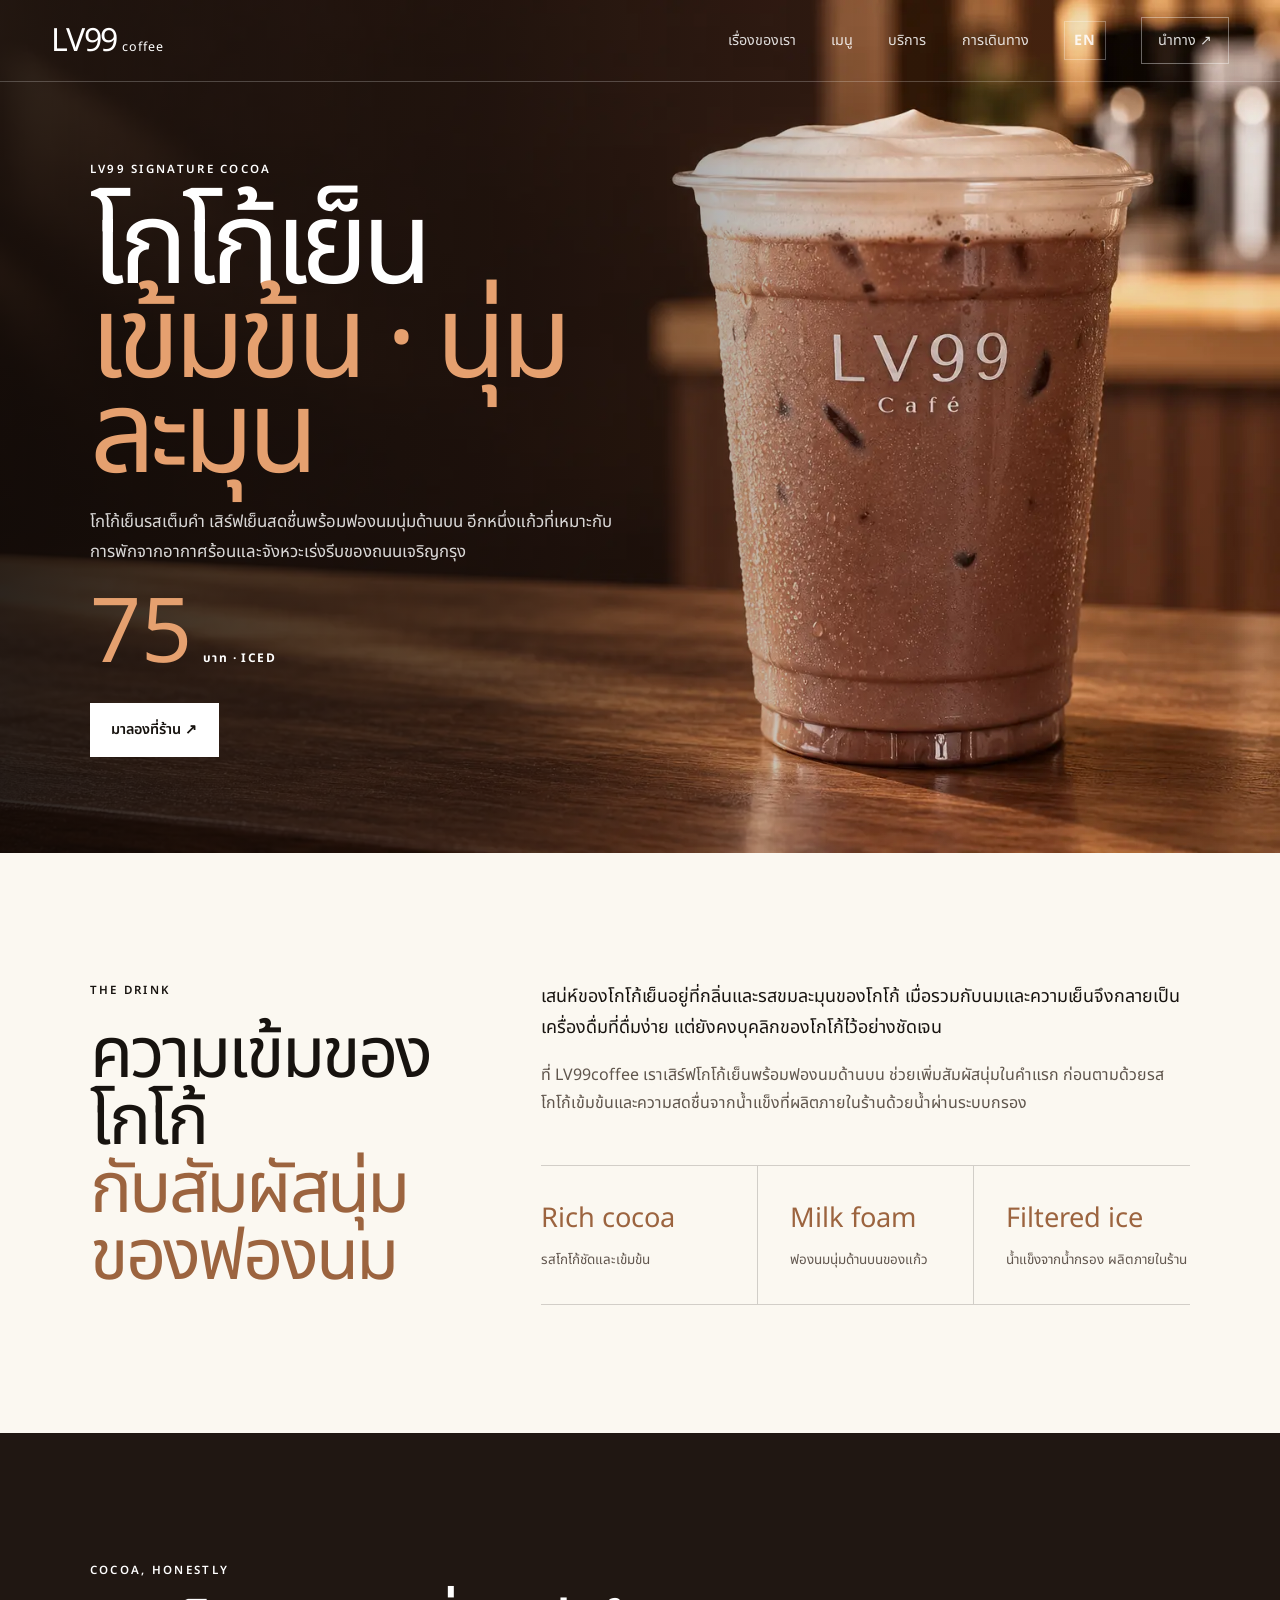
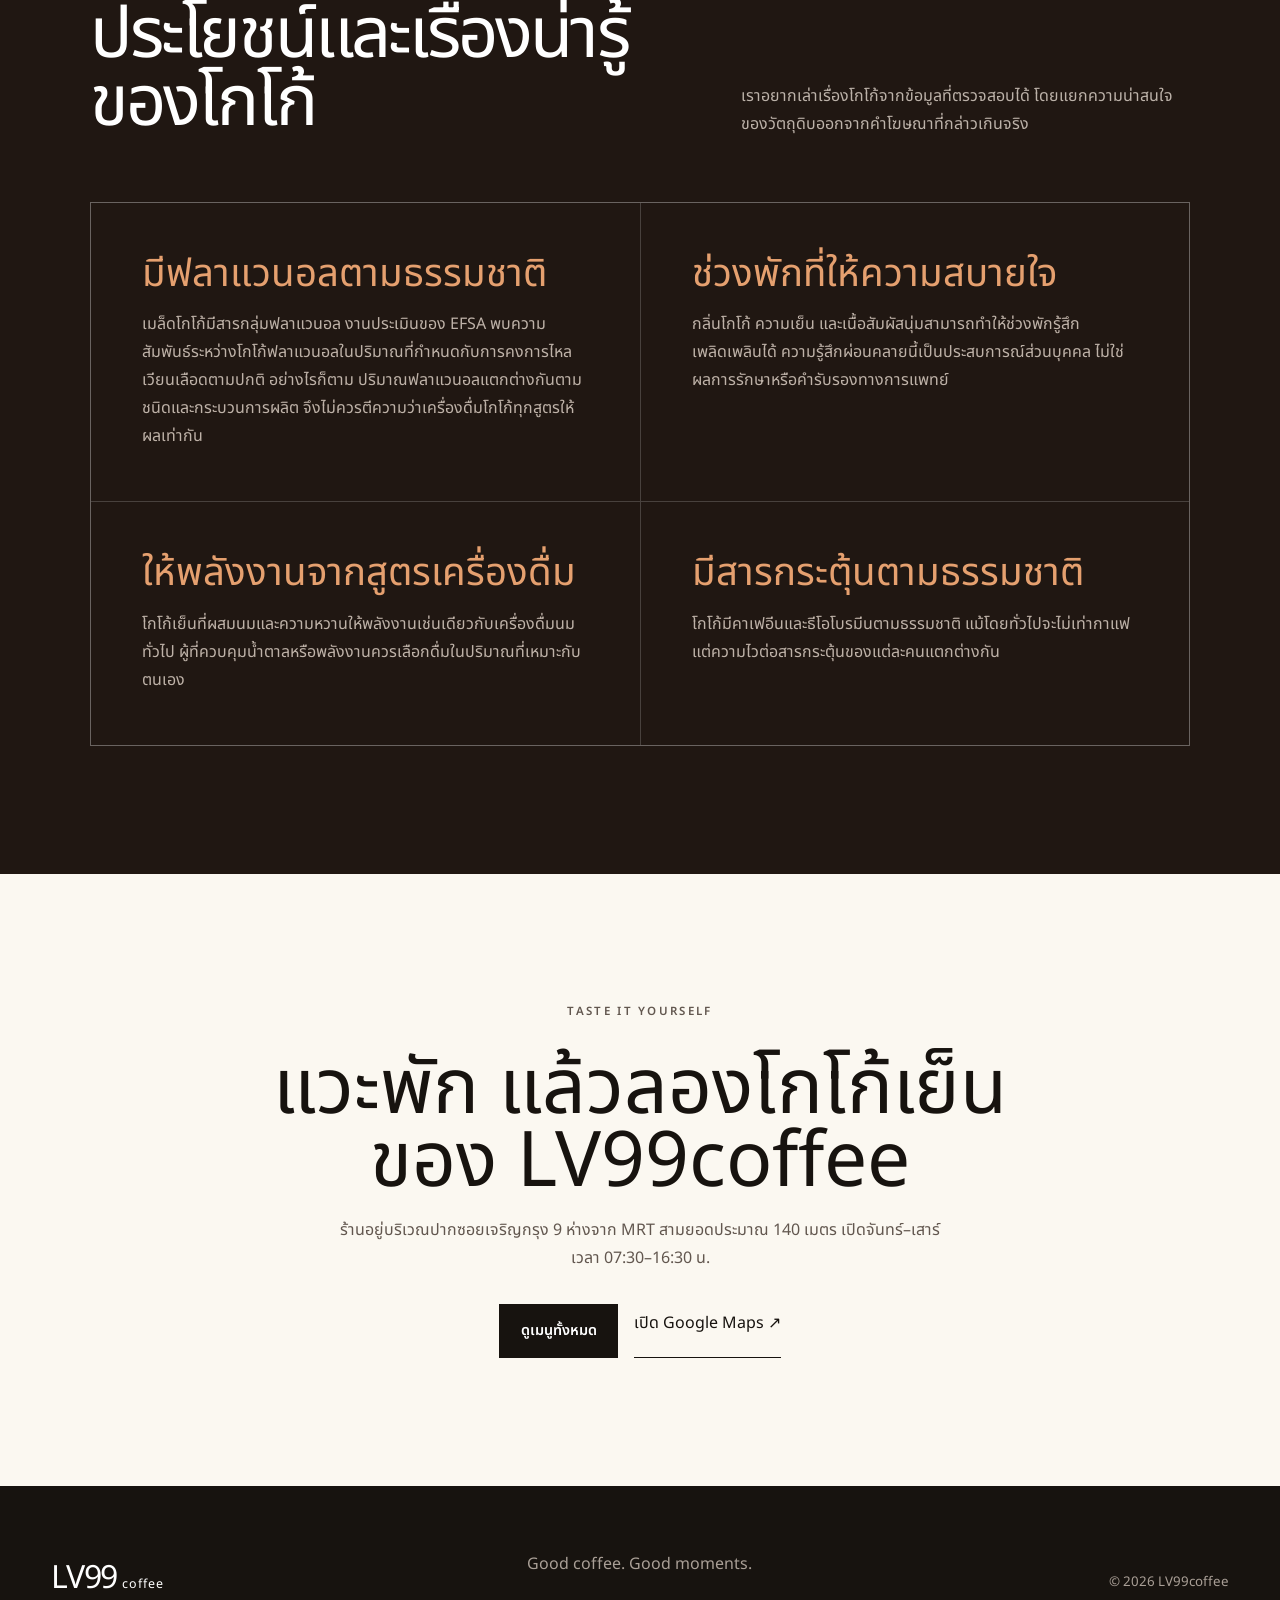
<file: drinks/iced-cocoa/index.html>
<!doctype html>
<html lang="th">
<head>
  <meta charset="utf-8"><meta name="viewport" content="width=device-width,initial-scale=1">
  <title>โกโก้เย็น LV99coffee | เข้มข้น นุ่มด้วยฟองนม ใกล้ MRT สามยอด</title>
  <meta name="description" content="รู้จักโกโก้เย็น LV99coffee รสเข้มข้น นุ่มด้วยฟองนม พร้อมเรื่องน่ารู้เกี่ยวกับโกโก้และสารธรรมชาติในเมล็ดโกโก้ ใกล้ MRT สามยอด">
  <meta name="robots" content="index,follow,max-image-preview:large"><meta name="theme-color" content="#17130f">
  <link rel="canonical" href="https://coffee.lv99th.com/drinks/iced-cocoa/">
  <link rel="alternate" hreflang="th" href="https://coffee.lv99th.com/drinks/iced-cocoa/"><link rel="alternate" hreflang="en" href="https://coffee.lv99th.com/en/drinks/iced-cocoa/"><link rel="alternate" hreflang="x-default" href="https://coffee.lv99th.com/drinks/iced-cocoa/">
  <meta property="og:type" content="website"><meta property="og:locale" content="th_TH"><meta property="og:site_name" content="LV99coffee">
  <meta property="og:title" content="โกโก้เย็น LV99coffee — เข้มข้น นุ่มด้วยฟองนม"><meta property="og:description" content="โกโก้เย็นแก้วโปรดสำหรับวันสบาย ๆ พร้อมเรื่องน่ารู้เกี่ยวกับโกโก้แบบไม่กล่าวเกินจริง">
  <meta property="og:url" content="https://coffee.lv99th.com/drinks/iced-cocoa/">
  <link rel="preconnect" href="https://fonts.googleapis.com"><link rel="preconnect" href="https://fonts.gstatic.com" crossorigin><link href="https://fonts.googleapis.com/css2?family=Noto+Sans+Thai:wght@300;400;500;600;700&display=swap" rel="stylesheet">
  <link rel="stylesheet" href="../../css/styles.css"><link rel="stylesheet" href="../../css/interactions.css"><link rel="stylesheet" href="../../css/drink.css">
  <script type="application/ld+json">{"@context":"https://schema.org","@type":"MenuItem","name":"โกโก้เย็น LV99coffee","alternateName":"LV99 Iced Cocoa","description":"โกโก้เย็นรสเข้มข้น เสิร์ฟพร้อมฟองนมนุ่มด้านบน","image":"https://coffee.lv99th.com/assets/images/lv99-iced-cocoa-foam.webp","offers":{"@type":"Offer","price":"75","priceCurrency":"THB","availability":"https://schema.org/InStock","url":"https://coffee.lv99th.com/drinks/iced-cocoa/"},"menuAddOn":"ฟองนม","suitableForDiet":"https://schema.org/VegetarianDiet"}</script>
</head>
<body class="drink-page">
  <a class="skip-link" href="#main">ข้ามไปยังเนื้อหาหลัก</a>
  <header class="site-header" id="site-header"><a class="wordmark" href="../../" aria-label="LV99coffee หน้าแรก">LV99<span>coffee</span></a><button class="menu-toggle" id="menu-toggle" aria-controls="site-nav" aria-expanded="false" aria-label="เปิดเมนู"><span></span><span></span></button><nav class="site-nav" id="site-nav" aria-label="เมนูหลัก"><a href="../../our-story/">เรื่องของเรา</a><a href="../../#menu">เมนู</a><a href="../../#services">บริการ</a><a href="../../#route">การเดินทาง</a><a class="language-link" href="../../en/drinks/iced-cocoa/" hreflang="en" lang="en" aria-label="English version">EN</a><a class="nav-cta" href="https://maps.app.goo.gl/upwLs7Lys3qoL3d98" target="_blank" rel="noopener">นำทาง ↗</a></nav></header>
  <main id="main">
    <section class="drink-hero"><img class="drink-hero-media" src="../../assets/images/lv99-iced-cocoa-foam.webp" alt="โกโก้เย็น LV99coffee ในแก้วสกรีนโลโก้ เสิร์ฟพร้อมฟองนมด้านบน" width="1536" height="1024" fetchpriority="high"><div class="drink-hero-shade"></div><div class="drink-hero-copy reveal"><p class="eyebrow">LV99 signature cocoa</p><h1>โกโก้เย็น<span>เข้มข้น · นุ่มละมุน</span></h1><p>โกโก้เย็นรสเต็มคำ เสิร์ฟเย็นสดชื่นพร้อมฟองนมนุ่มด้านบน อีกหนึ่งแก้วที่เหมาะกับการพักจากอากาศร้อนและจังหวะเร่งรีบของถนนเจริญกรุง</p><div class="drink-price"><strong>75</strong><span>บาท · Iced</span></div><a class="button button-light" href="https://maps.app.goo.gl/upwLs7Lys3qoL3d98" target="_blank" rel="noopener">มาลองที่ร้าน ↗</a></div></section>
    <section class="drink-intro section"><div class="reveal"><p class="eyebrow">The drink</p><h2>ความเข้มของโกโก้<br><span>กับสัมผัสนุ่มของฟองนม</span></h2></div><div class="drink-intro-copy reveal"><p>เสน่ห์ของโกโก้เย็นอยู่ที่กลิ่นและรสขมละมุนของโกโก้ เมื่อรวมกับนมและความเย็นจึงกลายเป็นเครื่องดื่มที่ดื่มง่าย แต่ยังคงบุคลิกของโกโก้ไว้อย่างชัดเจน</p><p>ที่ LV99coffee เราเสิร์ฟโกโก้เย็นพร้อมฟองนมด้านบน ช่วยเพิ่มสัมผัสนุ่มในคำแรก ก่อนตามด้วยรสโกโก้เข้มข้นและความสดชื่นจากน้ำแข็งที่ผลิตภายในร้านด้วยน้ำผ่านระบบกรอง</p><div class="drink-details"><article><strong>Rich cocoa</strong><p>รสโกโก้ชัดและเข้มข้น</p></article><article><strong>Milk foam</strong><p>ฟองนมนุ่มด้านบนของแก้ว</p></article><article><strong>Filtered ice</strong><p>น้ำแข็งจากน้ำกรอง ผลิตภายในร้าน</p></article></div></div></section>
    <section class="drink-facts section"><div class="drink-facts-heading reveal"><div><p class="eyebrow">Cocoa, honestly</p><h2>ประโยชน์และเรื่องน่ารู้<br>ของโกโก้</h2></div><p>เราอยากเล่าเรื่องโกโก้จากข้อมูลที่ตรวจสอบได้ โดยแยกความน่าสนใจของวัตถุดิบออกจากคำโฆษณาที่กล่าวเกินจริง</p></div><div class="fact-grid reveal"><article><h3>มีฟลาแวนอลตามธรรมชาติ</h3><p>เมล็ดโกโก้มีสารกลุ่มฟลาแวนอล งานประเมินของ EFSA พบความสัมพันธ์ระหว่างโกโก้ฟลาแวนอลในปริมาณที่กำหนดกับการคงการไหลเวียนเลือดตามปกติ อย่างไรก็ตาม ปริมาณฟลาแวนอลแตกต่างกันตามชนิดและกระบวนการผลิต จึงไม่ควรตีความว่าเครื่องดื่มโกโก้ทุกสูตรให้ผลเท่ากัน</p></article><article><h3>ช่วงพักที่ให้ความสบายใจ</h3><p>กลิ่นโกโก้ ความเย็น และเนื้อสัมผัสนุ่มสามารถทำให้ช่วงพักรู้สึกเพลิดเพลินได้ ความรู้สึกผ่อนคลายนี้เป็นประสบการณ์ส่วนบุคคล ไม่ใช่ผลการรักษาหรือคำรับรองทางการแพทย์</p></article><article><h3>ให้พลังงานจากสูตรเครื่องดื่ม</h3><p>โกโก้เย็นที่ผสมนมและความหวานให้พลังงานเช่นเดียวกับเครื่องดื่มนมทั่วไป ผู้ที่ควบคุมน้ำตาลหรือพลังงานควรเลือกดื่มในปริมาณที่เหมาะกับตนเอง</p></article><article><h3>มีสารกระตุ้นตามธรรมชาติ</h3><p>โกโก้มีคาเฟอีนและธีโอโบรมีนตามธรรมชาติ แม้โดยทั่วไปจะไม่เท่ากาแฟ แต่ความไวต่อสารกระตุ้นของแต่ละคนแตกต่างกัน</p></article></div></section>
    <section class="drink-visit section"><p class="eyebrow reveal">Taste it yourself</p><h2 class="reveal">แวะพัก แล้วลองโกโก้เย็นของ LV99coffee</h2><p class="reveal">ร้านอยู่บริเวณปากซอยเจริญกรุง 9 ห่างจาก MRT สามยอดประมาณ 140 เมตร เปิดจันทร์–เสาร์ เวลา 07:30–16:30 น.</p><div class="drink-visit-actions reveal"><a class="button button-dark" href="../../#menu">ดูเมนูทั้งหมด</a><a class="arrow-link" href="https://maps.app.goo.gl/upwLs7Lys3qoL3d98" target="_blank" rel="noopener">เปิด Google Maps ↗</a></div></section>
  </main>
  <footer><a class="wordmark" href="../../">LV99<span>coffee</span></a><p>Good coffee. Good moments.</p><small>© <span id="year"></span> LV99coffee</small></footer><script src="../../js/main.js" defer></script>
</body>
</html>
</file>
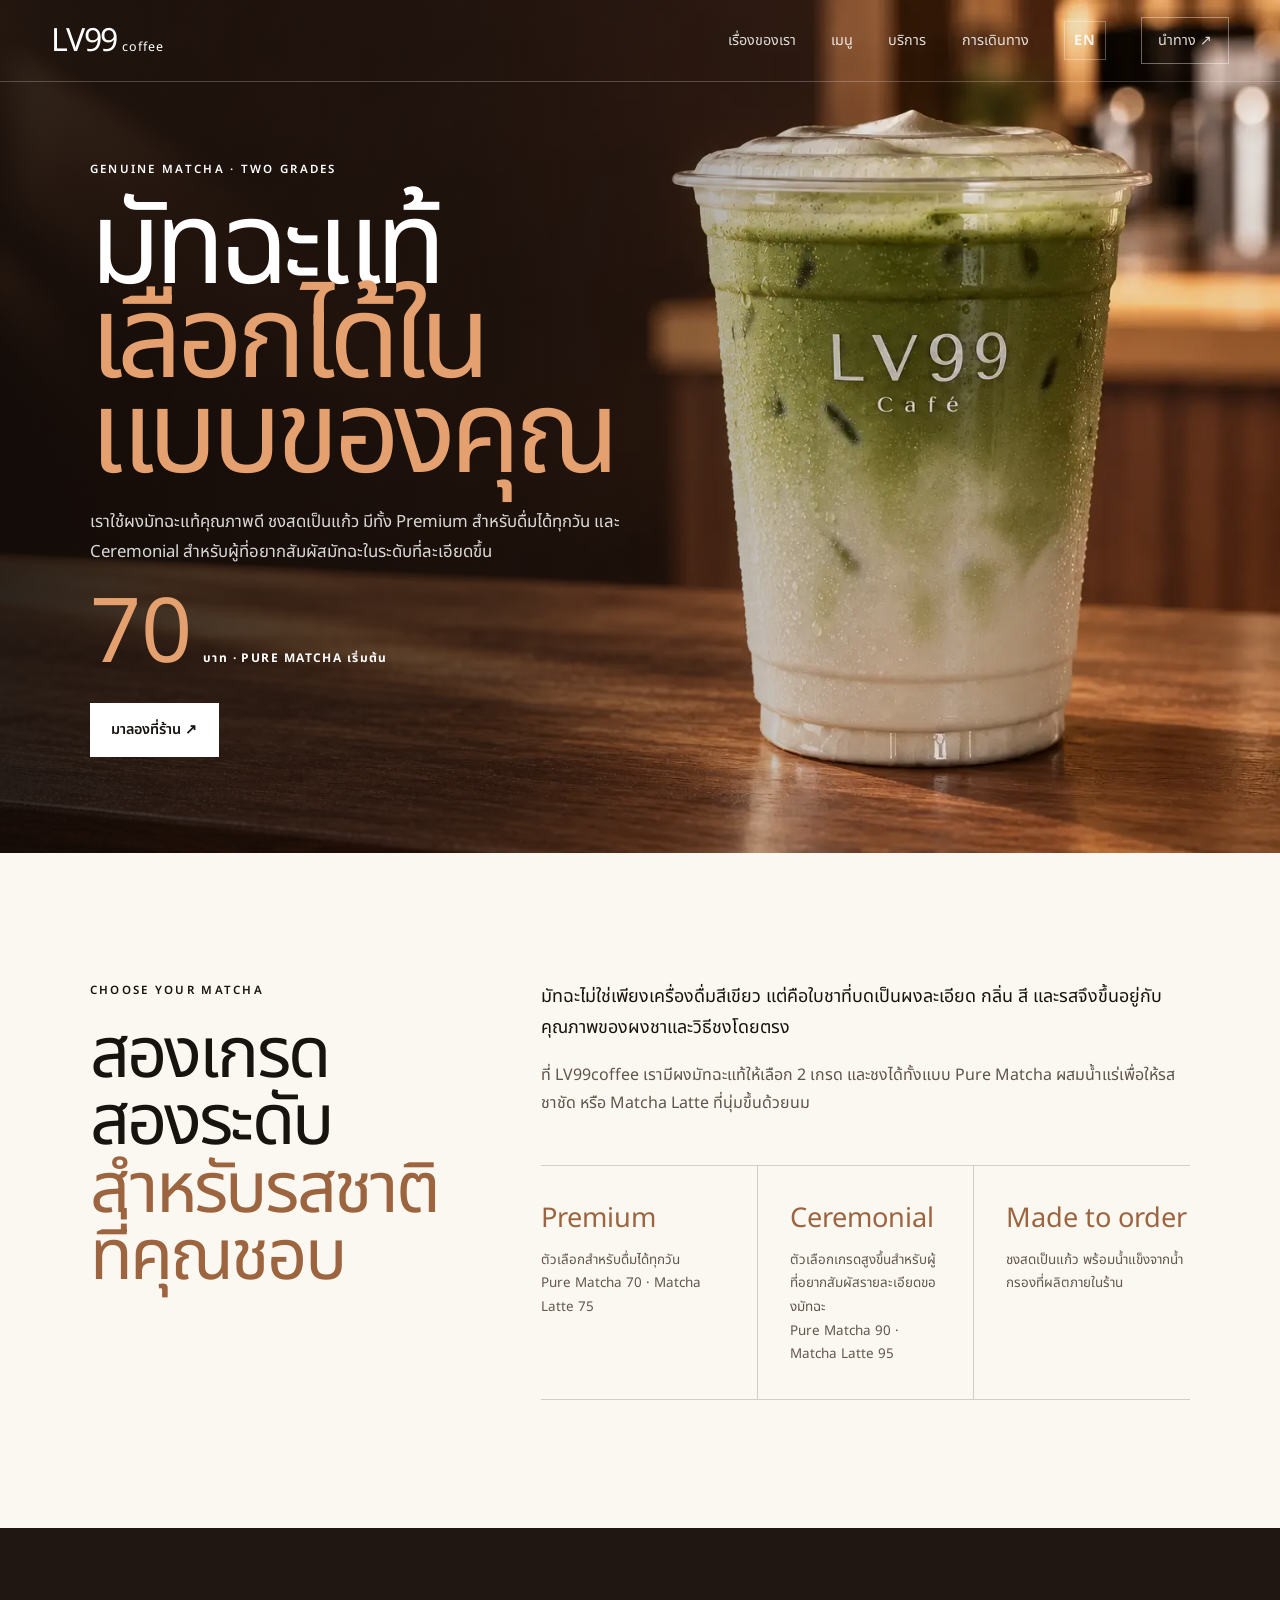
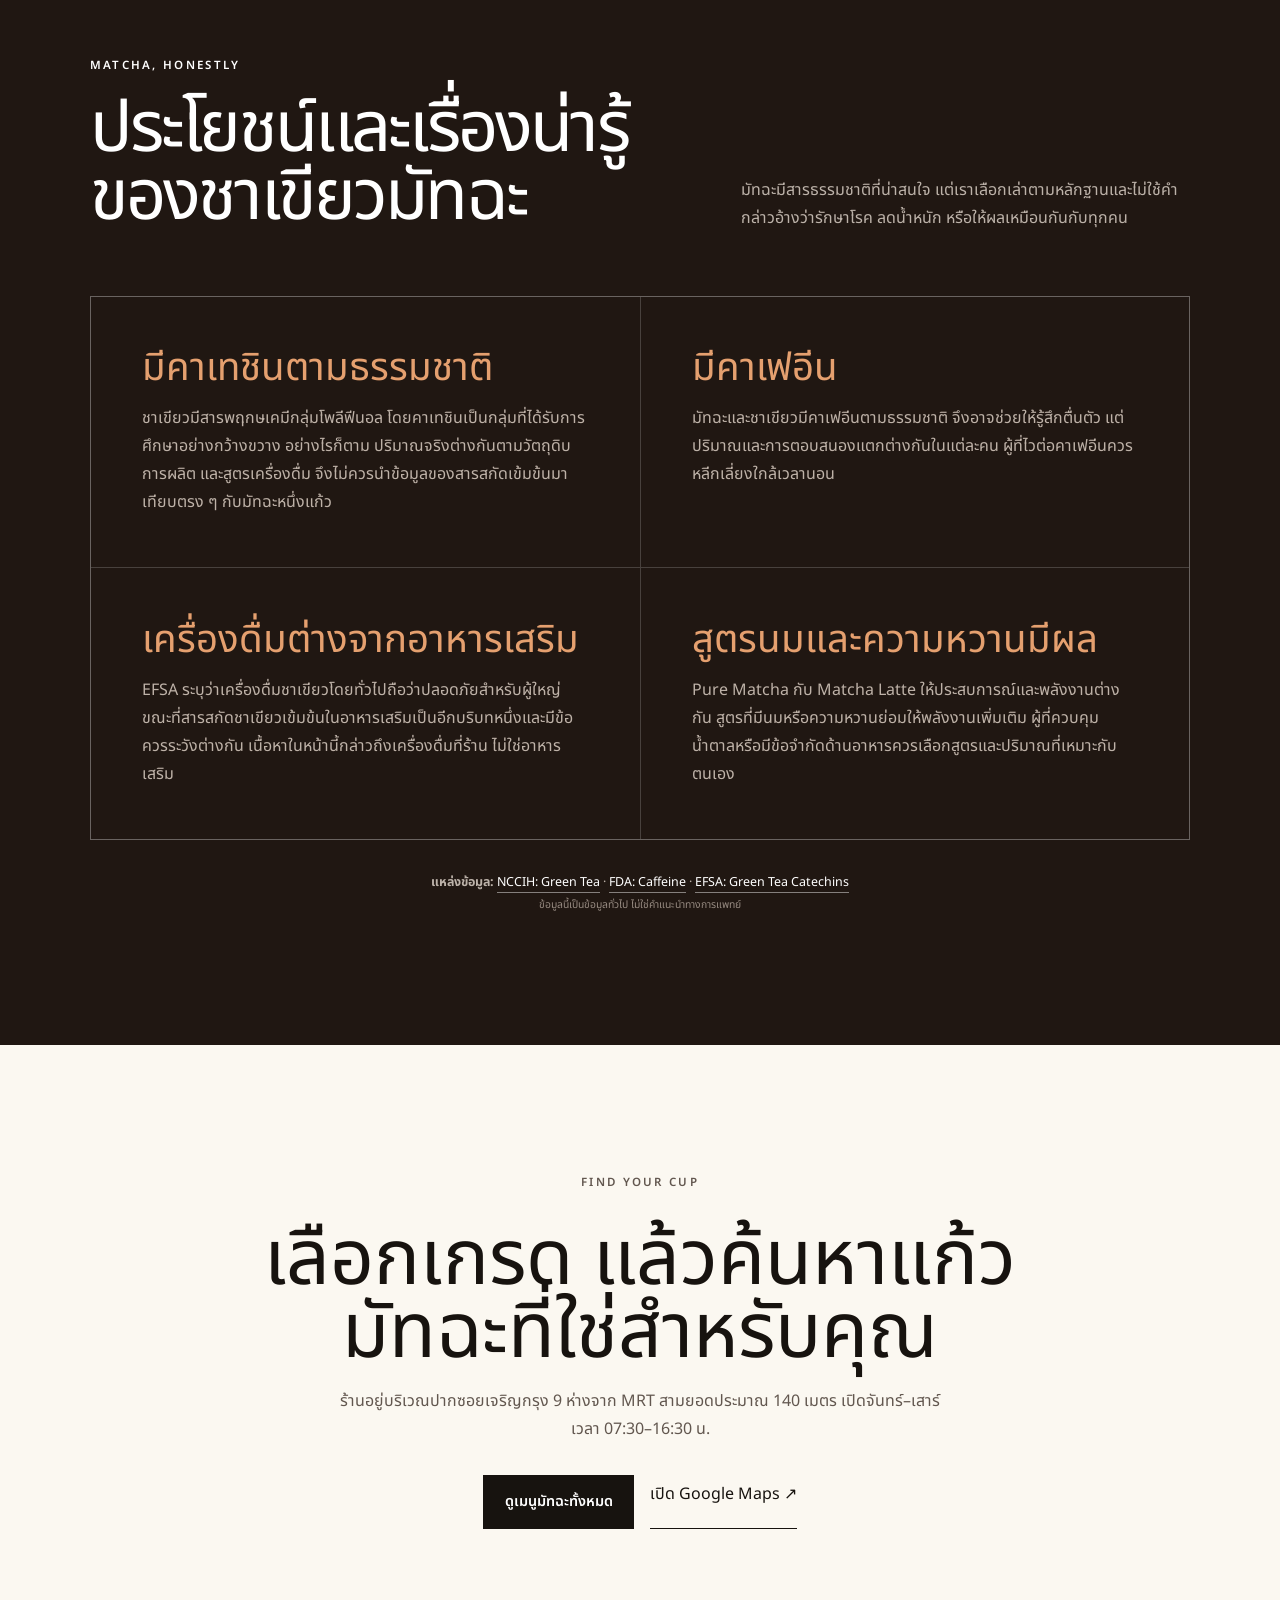
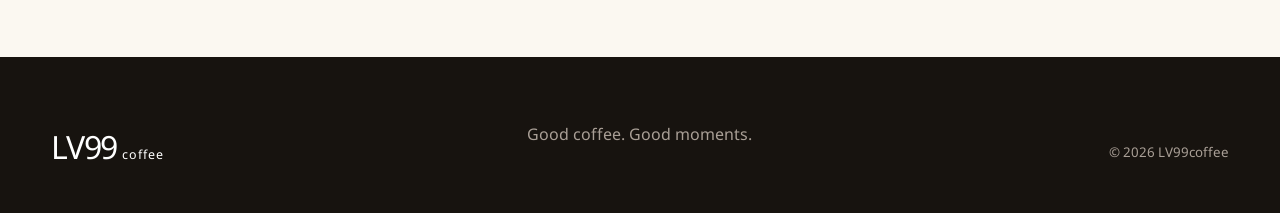
<file: drinks/matcha/index.html>
<!doctype html>
<html lang="th">
<head>
  <meta charset="utf-8"><meta name="viewport" content="width=device-width,initial-scale=1">
  <title>มัทฉะ LV99coffee | มัทฉะแท้คุณภาพดี 2 เกรด ใกล้ MRT สามยอด</title>
  <meta name="description" content="รู้จักเมนูมัทฉะ LV99coffee ใช้ผงมัทฉะแท้คุณภาพดี มี Premium และ Ceremonial ให้เลือก พร้อมข้อมูลประโยชน์ของชาเขียวมัทฉะอย่างตรงไปตรงมา">
  <meta name="robots" content="index,follow,max-image-preview:large"><meta name="theme-color" content="#17130f">
  <link rel="canonical" href="https://coffee.lv99th.com/drinks/matcha/">
  <link rel="alternate" hreflang="th" href="https://coffee.lv99th.com/drinks/matcha/"><link rel="alternate" hreflang="en" href="https://coffee.lv99th.com/en/drinks/matcha/"><link rel="alternate" hreflang="x-default" href="https://coffee.lv99th.com/drinks/matcha/">
  <meta property="og:type" content="website"><meta property="og:locale" content="th_TH"><meta property="og:site_name" content="LV99coffee">
  <meta property="og:title" content="มัทฉะ LV99coffee — มัทฉะแท้คุณภาพดี เลือกได้ 2 เกรด"><meta property="og:description" content="Premium หรือ Ceremonial เลือกดื่มได้ทั้ง Pure Matcha และ Matcha Latte พร้อมเรื่องน่ารู้ที่ไม่กล่าวเกินจริง"><meta property="og:url" content="https://coffee.lv99th.com/drinks/matcha/"><meta property="og:image" content="https://coffee.lv99th.com/assets/images/lv99-matcha-latte.webp">
  <link rel="preconnect" href="https://fonts.googleapis.com"><link rel="preconnect" href="https://fonts.gstatic.com" crossorigin><link href="https://fonts.googleapis.com/css2?family=Noto+Sans+Thai:wght@300;400;500;600;700&display=swap" rel="stylesheet">
  <link rel="stylesheet" href="../../css/styles.css"><link rel="stylesheet" href="../../css/interactions.css"><link rel="stylesheet" href="../../css/drink.css">
  <script type="application/ld+json">{"@context":"https://schema.org","@type":"MenuSection","name":"เมนูมัทฉะ LV99coffee","description":"เครื่องดื่มจากผงมัทฉะแท้คุณภาพดี มี Premium และ Ceremonial ให้เลือก","hasMenuItem":[{"@type":"MenuItem","name":"Pure Matcha","offers":[{"@type":"Offer","name":"Premium","price":"70","priceCurrency":"THB"},{"@type":"Offer","name":"Ceremonial","price":"90","priceCurrency":"THB"}]},{"@type":"MenuItem","name":"Matcha Latte","image":"https://coffee.lv99th.com/assets/images/lv99-matcha-latte.webp","offers":[{"@type":"Offer","name":"Premium","price":"75","priceCurrency":"THB"},{"@type":"Offer","name":"Ceremonial","price":"95","priceCurrency":"THB"}]}]}</script>
</head>
<body class="drink-page">
  <a class="skip-link" href="#main">ข้ามไปยังเนื้อหาหลัก</a>
  <header class="site-header" id="site-header"><a class="wordmark" href="../../" aria-label="LV99coffee หน้าแรก">LV99<span>coffee</span></a><button class="menu-toggle" id="menu-toggle" aria-controls="site-nav" aria-expanded="false" aria-label="เปิดเมนู"><span></span><span></span></button><nav class="site-nav" id="site-nav" aria-label="เมนูหลัก"><a href="../../our-story/">เรื่องของเรา</a><a href="../../#menu">เมนู</a><a href="../../#services">บริการ</a><a href="../../#route">การเดินทาง</a><a class="language-link" href="../../en/drinks/matcha/" hreflang="en" lang="en" aria-label="English version">EN</a><a class="nav-cta" href="https://maps.app.goo.gl/upwLs7Lys3qoL3d98" target="_blank" rel="noopener">นำทาง ↗</a></nav></header>
  <main id="main">
    <section class="drink-hero"><img class="drink-hero-media" src="../../assets/images/lv99-matcha-latte.webp" alt="มัทฉะลาเต้เย็น LV99coffee ในแก้วสกรีนโลโก้" width="1536" height="1024" fetchpriority="high"><div class="drink-hero-shade"></div><div class="drink-hero-copy reveal"><p class="eyebrow">Genuine matcha · Two grades</p><h1>มัทฉะแท้<span>เลือกได้ในแบบของคุณ</span></h1><p>เราใช้ผงมัทฉะแท้คุณภาพดี ชงสดเป็นแก้ว มีทั้ง Premium สำหรับดื่มได้ทุกวัน และ Ceremonial สำหรับผู้ที่อยากสัมผัสมัทฉะในระดับที่ละเอียดขึ้น</p><div class="drink-price"><strong>70</strong><span>บาท · Pure Matcha เริ่มต้น</span></div><a class="button button-light" href="https://maps.app.goo.gl/upwLs7Lys3qoL3d98" target="_blank" rel="noopener">มาลองที่ร้าน ↗</a></div></section>
    <section class="drink-intro section"><div class="reveal"><p class="eyebrow">Choose your matcha</p><h2>สองเกรด สองระดับ<br><span>สำหรับรสชาติที่คุณชอบ</span></h2></div><div class="drink-intro-copy reveal"><p>มัทฉะไม่ใช่เพียงเครื่องดื่มสีเขียว แต่คือใบชาที่บดเป็นผงละเอียด กลิ่น สี และรสจึงขึ้นอยู่กับคุณภาพของผงชาและวิธีชงโดยตรง</p><p>ที่ LV99coffee เรามีผงมัทฉะแท้ให้เลือก 2 เกรด และชงได้ทั้งแบบ Pure Matcha ผสมน้ำแร่เพื่อให้รสชาชัด หรือ Matcha Latte ที่นุ่มขึ้นด้วยนม</p><div class="drink-details matcha-grades"><article><strong>Premium</strong><p>ตัวเลือกสำหรับดื่มได้ทุกวัน<br>Pure Matcha 70 · Matcha Latte 75</p></article><article><strong>Ceremonial</strong><p>ตัวเลือกเกรดสูงขึ้นสำหรับผู้ที่อยากสัมผัสรายละเอียดของมัทฉะ<br>Pure Matcha 90 · Matcha Latte 95</p></article><article><strong>Made to order</strong><p>ชงสดเป็นแก้ว พร้อมน้ำแข็งจากน้ำกรองที่ผลิตภายในร้าน</p></article></div></div></section>
    <section class="drink-facts section"><div class="drink-facts-heading reveal"><div><p class="eyebrow">Matcha, honestly</p><h2>ประโยชน์และเรื่องน่ารู้<br>ของชาเขียวมัทฉะ</h2></div><p>มัทฉะมีสารธรรมชาติที่น่าสนใจ แต่เราเลือกเล่าตามหลักฐานและไม่ใช้คำกล่าวอ้างว่ารักษาโรค ลดน้ำหนัก หรือให้ผลเหมือนกันกับทุกคน</p></div><div class="fact-grid reveal"><article><h3>มีคาเทชินตามธรรมชาติ</h3><p>ชาเขียวมีสารพฤกษเคมีกลุ่มโพลีฟีนอล โดยคาเทชินเป็นกลุ่มที่ได้รับการศึกษาอย่างกว้างขวาง อย่างไรก็ตาม ปริมาณจริงต่างกันตามวัตถุดิบ การผลิต และสูตรเครื่องดื่ม จึงไม่ควรนำข้อมูลของสารสกัดเข้มข้นมาเทียบตรง ๆ กับมัทฉะหนึ่งแก้ว</p></article><article><h3>มีคาเฟอีน</h3><p>มัทฉะและชาเขียวมีคาเฟอีนตามธรรมชาติ จึงอาจช่วยให้รู้สึกตื่นตัว แต่ปริมาณและการตอบสนองแตกต่างกันในแต่ละคน ผู้ที่ไวต่อคาเฟอีนควรหลีกเลี่ยงใกล้เวลานอน</p></article><article><h3>เครื่องดื่มต่างจากอาหารเสริม</h3><p>EFSA ระบุว่าเครื่องดื่มชาเขียวโดยทั่วไปถือว่าปลอดภัยสำหรับผู้ใหญ่ ขณะที่สารสกัดชาเขียวเข้มข้นในอาหารเสริมเป็นอีกบริบทหนึ่งและมีข้อควรระวังต่างกัน เนื้อหาในหน้านี้กล่าวถึงเครื่องดื่มที่ร้าน ไม่ใช่อาหารเสริม</p></article><article><h3>สูตรนมและความหวานมีผล</h3><p>Pure Matcha กับ Matcha Latte ให้ประสบการณ์และพลังงานต่างกัน สูตรที่มีนมหรือความหวานย่อมให้พลังงานเพิ่มเติม ผู้ที่ควบคุมน้ำตาลหรือมีข้อจำกัดด้านอาหารควรเลือกสูตรและปริมาณที่เหมาะกับตนเอง</p></article></div><p class="drink-sources reveal"><strong>แหล่งข้อมูล:</strong> <a href="https://www.nccih.nih.gov/health/green-tea" target="_blank" rel="noopener">NCCIH: Green Tea</a> · <a href="https://www.fda.gov/consumers/consumer-updates/spilling-beans-how-much-caffeine-too-much" target="_blank" rel="noopener">FDA: Caffeine</a> · <a href="https://www.efsa.europa.eu/en/press/news/180418" target="_blank" rel="noopener">EFSA: Green Tea Catechins</a><br><small>ข้อมูลนี้เป็นข้อมูลทั่วไป ไม่ใช่คำแนะนำทางการแพทย์</small></p></section>
    <section class="drink-visit section"><p class="eyebrow reveal">Find your cup</p><h2 class="reveal">เลือกเกรด แล้วค้นหาแก้วมัทฉะที่ใช่สำหรับคุณ</h2><p class="reveal">ร้านอยู่บริเวณปากซอยเจริญกรุง 9 ห่างจาก MRT สามยอดประมาณ 140 เมตร เปิดจันทร์–เสาร์ เวลา 07:30–16:30 น.</p><div class="drink-visit-actions reveal"><a class="button button-dark" href="../../#menu">ดูเมนูมัทฉะทั้งหมด</a><a class="arrow-link" href="https://maps.app.goo.gl/upwLs7Lys3qoL3d98" target="_blank" rel="noopener">เปิด Google Maps ↗</a></div></section>
  </main>
  <footer><a class="wordmark" href="../../">LV99<span>coffee</span></a><p>Good coffee. Good moments.</p><small>© <span id="year"></span> LV99coffee</small></footer><script src="../../js/main.js?v=20260913" defer></script>
</body>
</html>
</file>
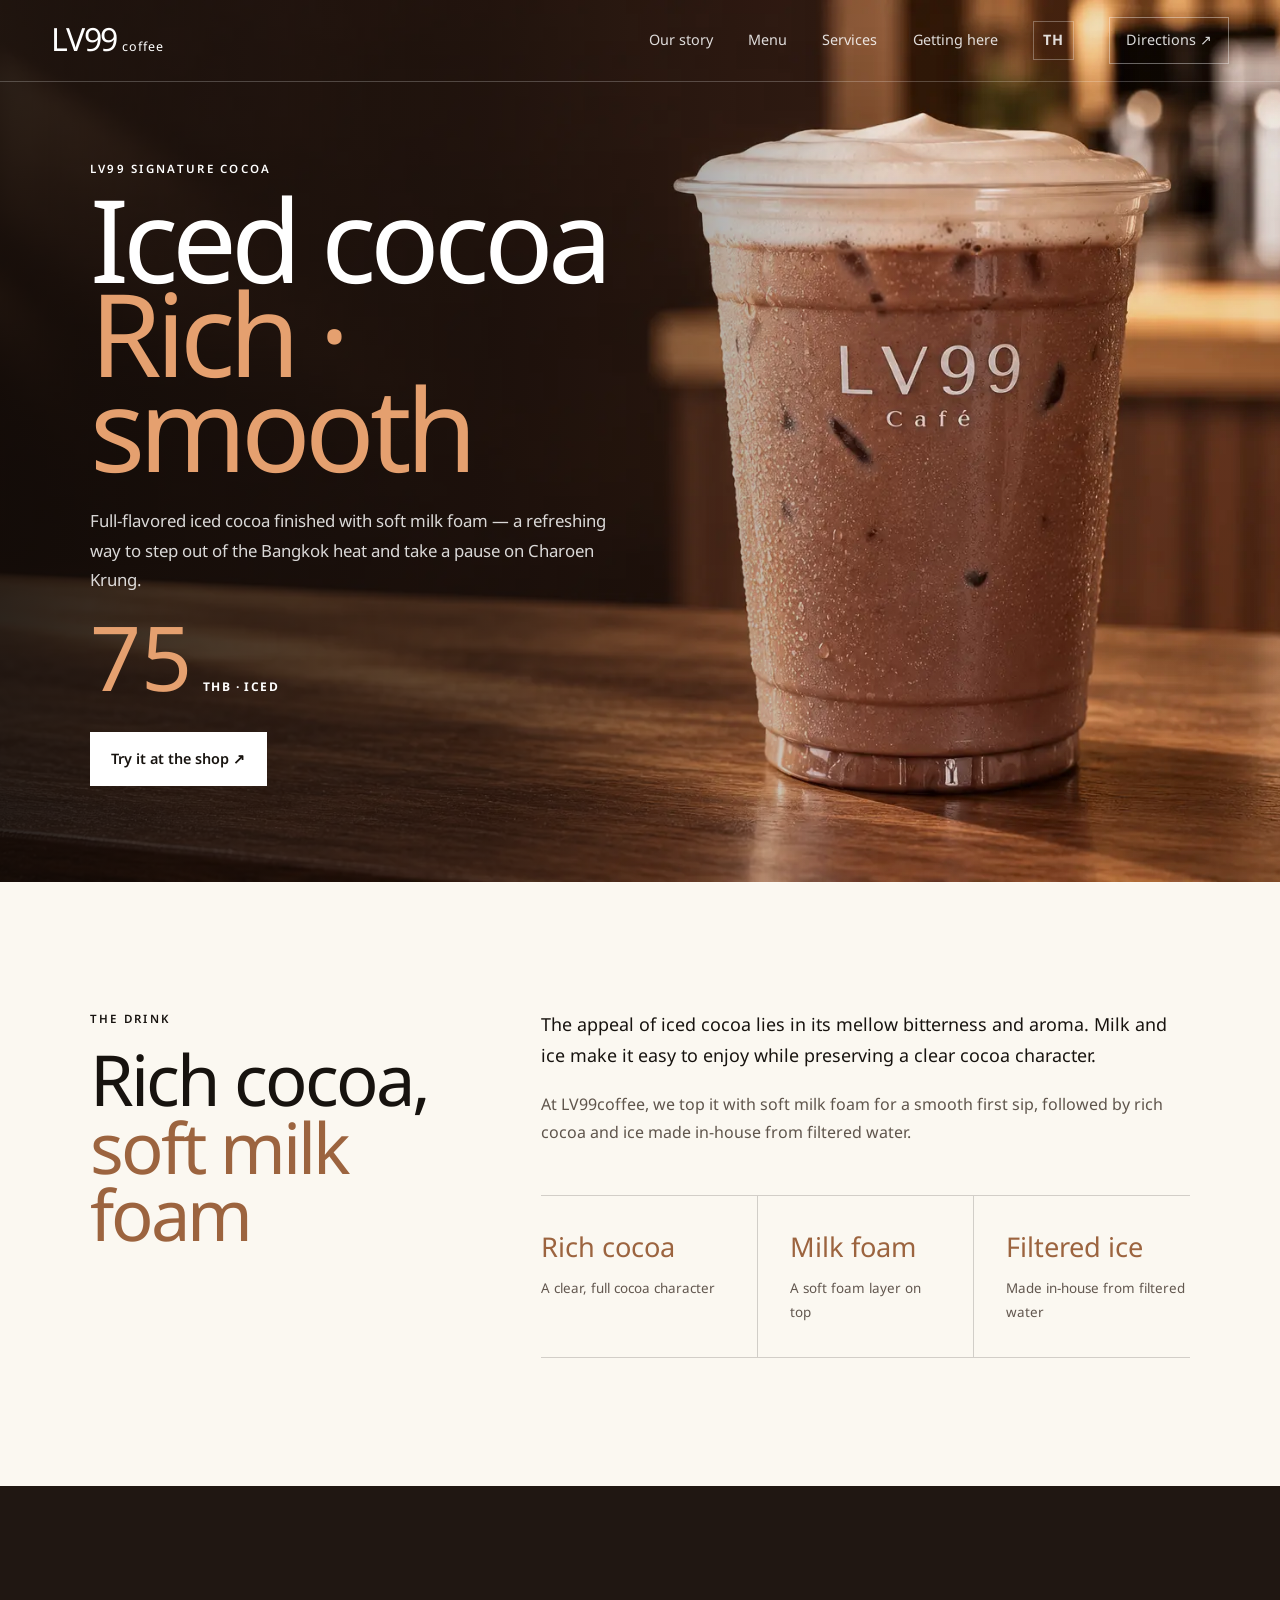
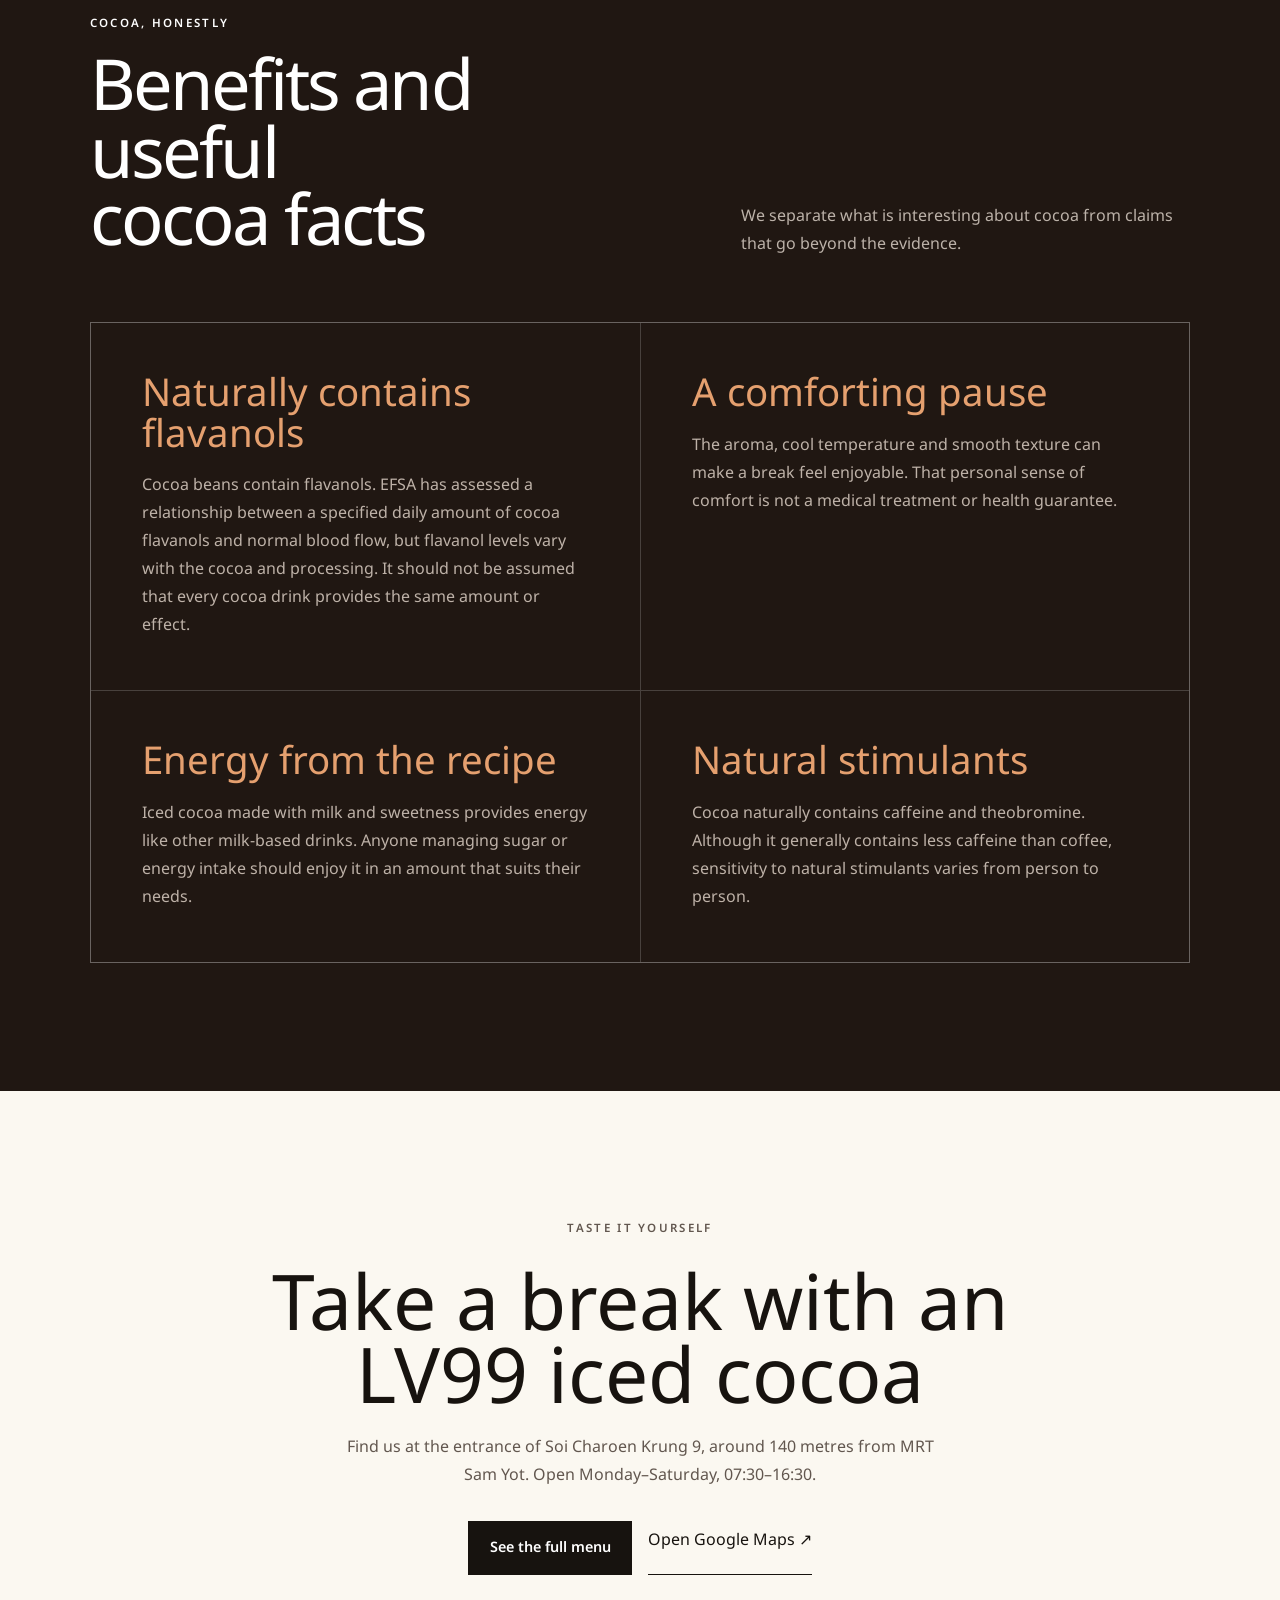
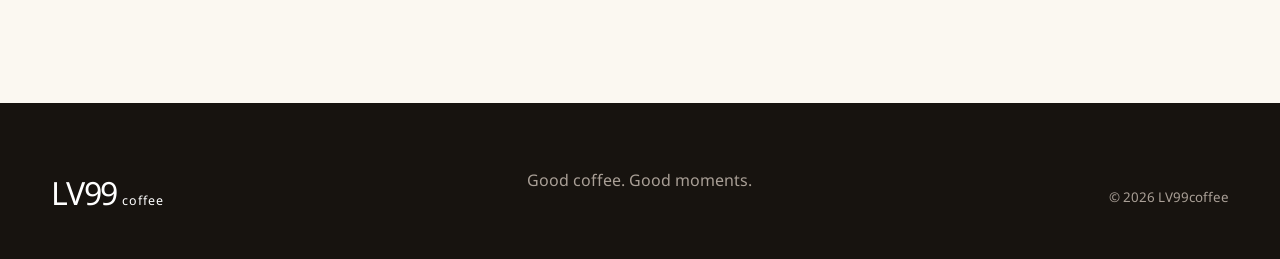
<file: en/drinks/iced-cocoa/index.html>
<!doctype html>
<html lang="en">
<head>
  <meta charset="utf-8"><meta name="viewport" content="width=device-width,initial-scale=1">
  <title>LV99 Iced Cocoa | Rich Cocoa with Milk Foam Near MRT Sam Yot</title>
  <meta name="description" content="Discover LV99 iced cocoa with a rich cocoa taste and soft milk foam, plus useful facts about cocoa and its naturally occurring compounds near MRT Sam Yot.">
  <meta name="robots" content="index,follow,max-image-preview:large"><meta name="theme-color" content="#17130f">
  <link rel="canonical" href="https://coffee.lv99th.com/en/drinks/iced-cocoa/">
  <link rel="alternate" hreflang="th" href="https://coffee.lv99th.com/drinks/iced-cocoa/"><link rel="alternate" hreflang="en" href="https://coffee.lv99th.com/en/drinks/iced-cocoa/"><link rel="alternate" hreflang="x-default" href="https://coffee.lv99th.com/drinks/iced-cocoa/">
  <meta property="og:type" content="website"><meta property="og:locale" content="en_US"><meta property="og:site_name" content="LV99coffee"><meta property="og:title" content="LV99 Iced Cocoa — rich, smooth and topped with milk foam"><meta property="og:description" content="A refreshing iced cocoa near MRT Sam Yot, with honest answers about what cocoa can and cannot do."><meta property="og:url" content="https://coffee.lv99th.com/en/drinks/iced-cocoa/">
  <link rel="preconnect" href="https://fonts.googleapis.com"><link rel="preconnect" href="https://fonts.gstatic.com" crossorigin><link href="https://fonts.googleapis.com/css2?family=Noto+Sans+Thai:wght@300;400;500;600;700&display=swap" rel="stylesheet">
  <link rel="stylesheet" href="../../../css/styles.css"><link rel="stylesheet" href="../../../css/interactions.css"><link rel="stylesheet" href="../../../css/drink.css">
  <script type="application/ld+json">{"@context":"https://schema.org","@type":"MenuItem","name":"LV99 Iced Cocoa","description":"Rich iced cocoa topped with soft milk foam","image":"https://coffee.lv99th.com/assets/images/lv99-iced-cocoa-foam.webp","offers":{"@type":"Offer","price":"75","priceCurrency":"THB","availability":"https://schema.org/InStock","url":"https://coffee.lv99th.com/en/drinks/iced-cocoa/"},"menuAddOn":"Milk foam","suitableForDiet":"https://schema.org/VegetarianDiet"}</script>
</head>
<body class="drink-page">
  <a class="skip-link" href="#main">Skip to main content</a>
  <header class="site-header" id="site-header"><a class="wordmark" href="../../" aria-label="LV99coffee home">LV99<span>coffee</span></a><button class="menu-toggle" id="menu-toggle" aria-controls="site-nav" aria-expanded="false" aria-label="Open menu"><span></span><span></span></button><nav class="site-nav" id="site-nav" aria-label="Main navigation"><a href="../../../our-story/">Our story</a><a href="../../#menu">Menu</a><a href="../../#services">Services</a><a href="../../#route">Getting here</a><a class="language-link" href="../../../drinks/iced-cocoa/" hreflang="th" lang="th" aria-label="ฉบับภาษาไทย">TH</a><a class="nav-cta" href="https://maps.app.goo.gl/upwLs7Lys3qoL3d98" target="_blank" rel="noopener">Directions ↗</a></nav></header>
  <main id="main">
    <section class="drink-hero"><img class="drink-hero-media" src="../../../assets/images/lv99-iced-cocoa-foam.webp" alt="LV99 iced cocoa in a branded cup, topped with milk foam" width="1536" height="1024" fetchpriority="high"><div class="drink-hero-shade"></div><div class="drink-hero-copy reveal"><p class="eyebrow">LV99 signature cocoa</p><h1>Iced cocoa<span>Rich · smooth</span></h1><p>Full-flavored iced cocoa finished with soft milk foam — a refreshing way to step out of the Bangkok heat and take a pause on Charoen Krung.</p><div class="drink-price"><strong>75</strong><span>THB · Iced</span></div><a class="button button-light" href="https://maps.app.goo.gl/upwLs7Lys3qoL3d98" target="_blank" rel="noopener">Try it at the shop ↗</a></div></section>
    <section class="drink-intro section"><div class="reveal"><p class="eyebrow">The drink</p><h2>Rich cocoa,<br><span>soft milk foam</span></h2></div><div class="drink-intro-copy reveal"><p>The appeal of iced cocoa lies in its mellow bitterness and aroma. Milk and ice make it easy to enjoy while preserving a clear cocoa character.</p><p>At LV99coffee, we top it with soft milk foam for a smooth first sip, followed by rich cocoa and ice made in-house from filtered water.</p><div class="drink-details"><article><strong>Rich cocoa</strong><p>A clear, full cocoa character</p></article><article><strong>Milk foam</strong><p>A soft foam layer on top</p></article><article><strong>Filtered ice</strong><p>Made in-house from filtered water</p></article></div></div></section>
    <section class="drink-facts section"><div class="drink-facts-heading reveal"><div><p class="eyebrow">Cocoa, honestly</p><h2>Benefits and useful<br>cocoa facts</h2></div><p>We separate what is interesting about cocoa from claims that go beyond the evidence.</p></div><div class="fact-grid reveal"><article><h3>Naturally contains flavanols</h3><p>Cocoa beans contain flavanols. EFSA has assessed a relationship between a specified daily amount of cocoa flavanols and normal blood flow, but flavanol levels vary with the cocoa and processing. It should not be assumed that every cocoa drink provides the same amount or effect.</p></article><article><h3>A comforting pause</h3><p>The aroma, cool temperature and smooth texture can make a break feel enjoyable. That personal sense of comfort is not a medical treatment or health guarantee.</p></article><article><h3>Energy from the recipe</h3><p>Iced cocoa made with milk and sweetness provides energy like other milk-based drinks. Anyone managing sugar or energy intake should enjoy it in an amount that suits their needs.</p></article><article><h3>Natural stimulants</h3><p>Cocoa naturally contains caffeine and theobromine. Although it generally contains less caffeine than coffee, sensitivity to natural stimulants varies from person to person.</p></article></div></section>
    <section class="drink-visit section"><p class="eyebrow reveal">Taste it yourself</p><h2 class="reveal">Take a break with an LV99 iced cocoa</h2><p class="reveal">Find us at the entrance of Soi Charoen Krung 9, around 140 metres from MRT Sam Yot. Open Monday–Saturday, 07:30–16:30.</p><div class="drink-visit-actions reveal"><a class="button button-dark" href="../../#menu">See the full menu</a><a class="arrow-link" href="https://maps.app.goo.gl/upwLs7Lys3qoL3d98" target="_blank" rel="noopener">Open Google Maps ↗</a></div></section>
  </main>
  <footer><a class="wordmark" href="../../">LV99<span>coffee</span></a><p>Good coffee. Good moments.</p><small>© <span id="year"></span> LV99coffee</small></footer><script src="../../../js/main.js" defer></script>
</body>
</html>
</file>
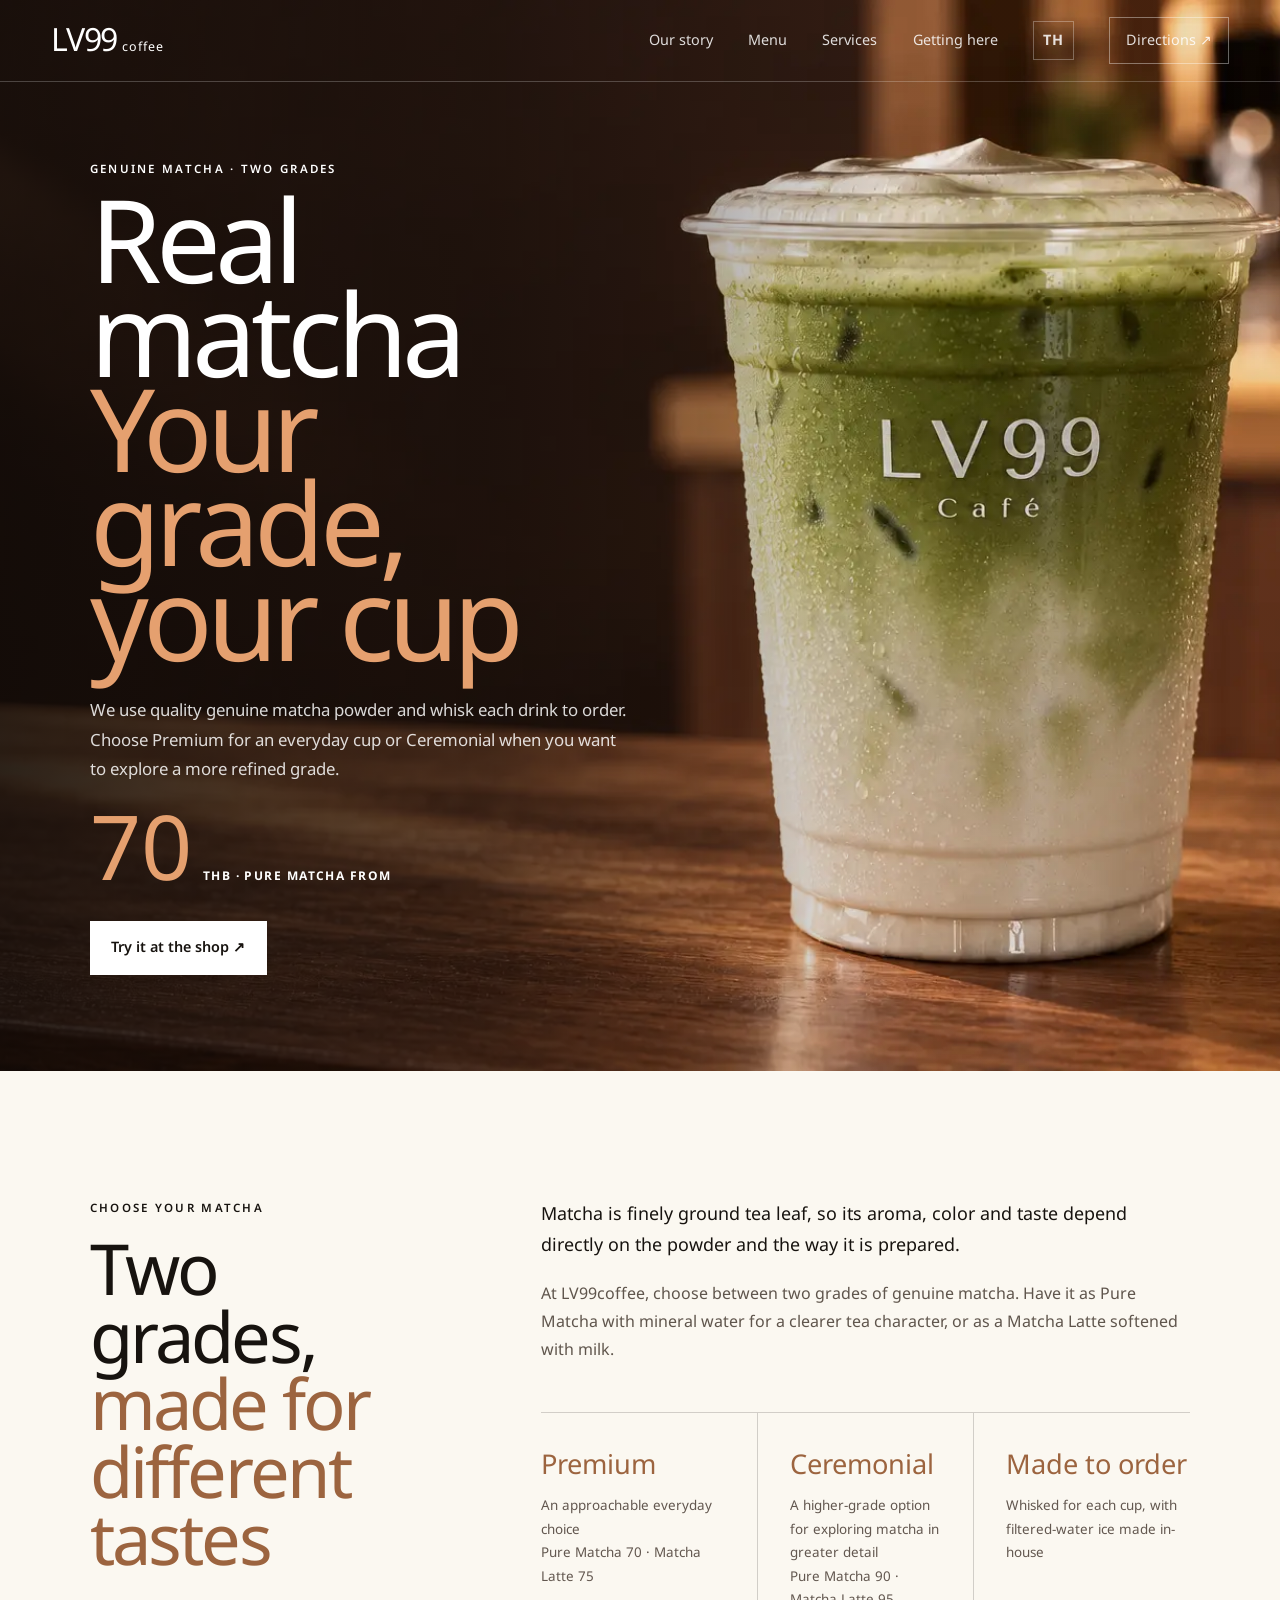
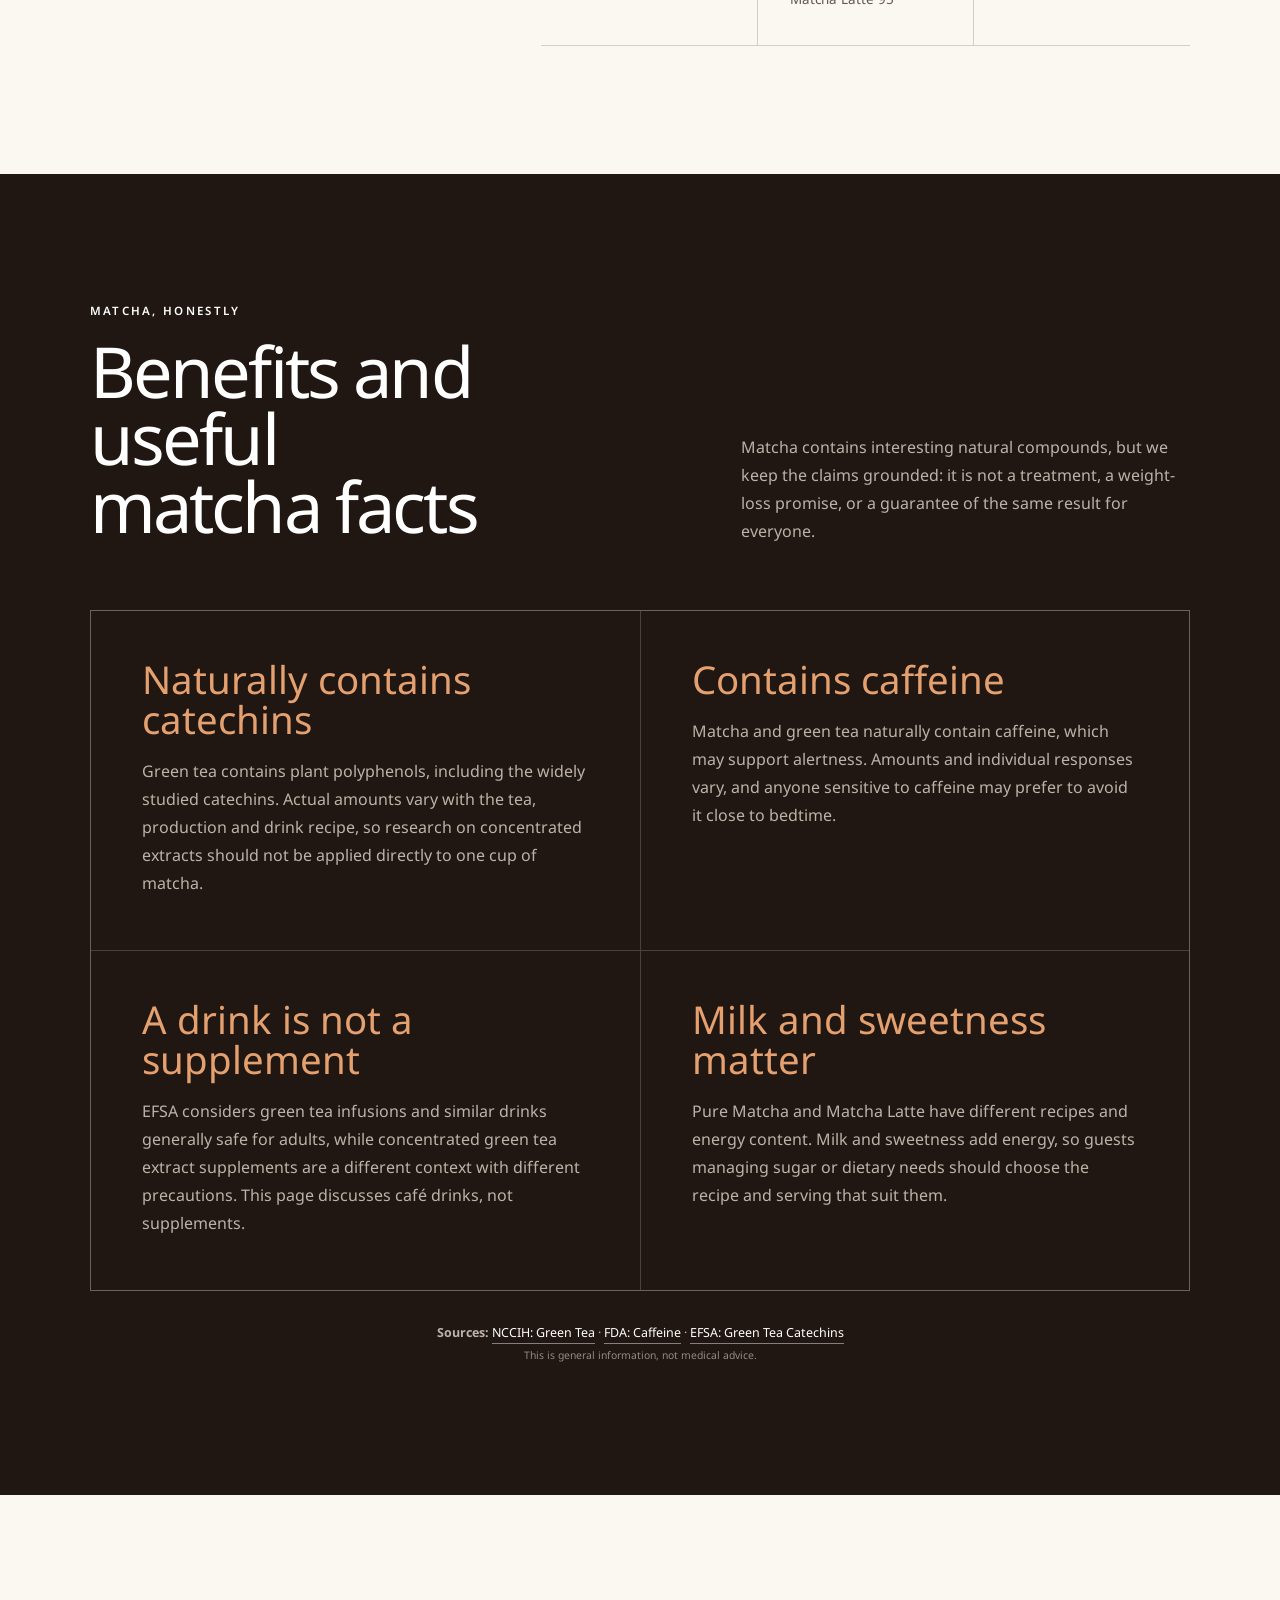
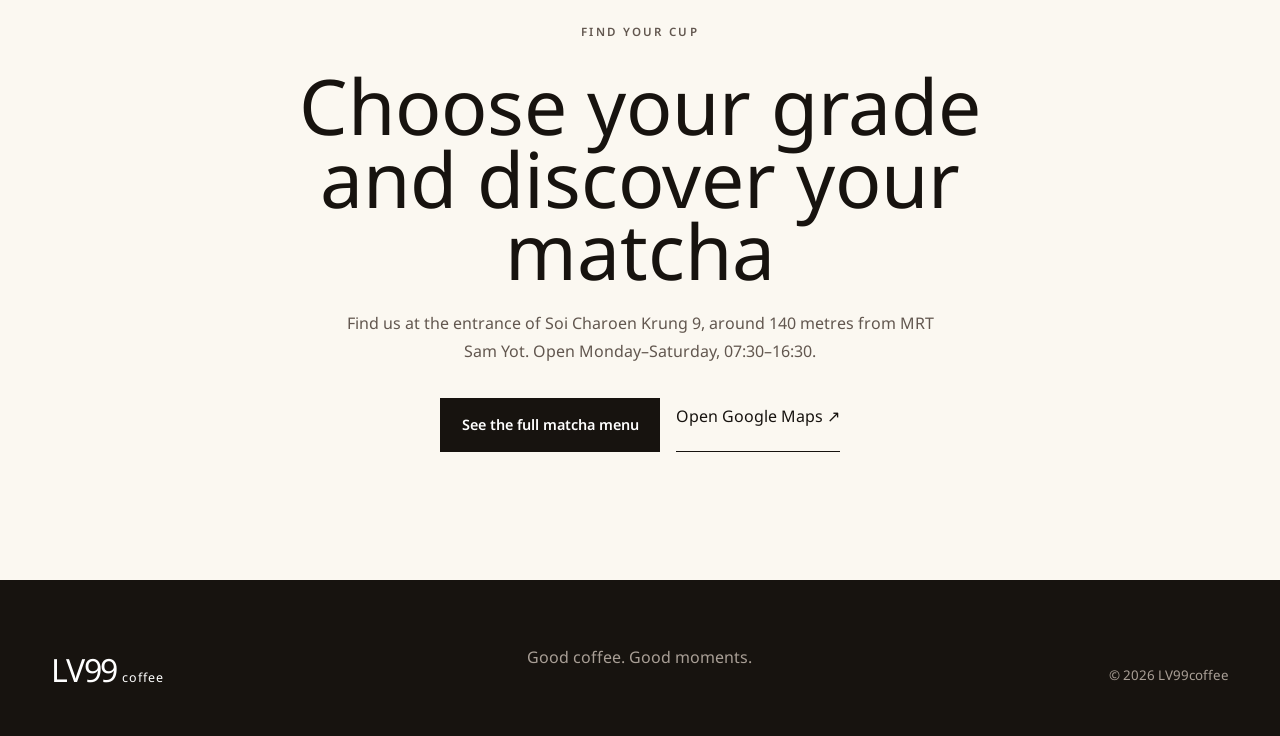
<file: en/drinks/matcha/index.html>
<!doctype html>
<html lang="en">
<head>
  <meta charset="utf-8"><meta name="viewport" content="width=device-width,initial-scale=1">
  <title>LV99 Matcha | Quality Genuine Matcha in Two Grades Near MRT Sam Yot</title>
  <meta name="description" content="Discover LV99 matcha made with quality genuine matcha powder. Choose Premium or Ceremonial for Pure Matcha and Matcha Latte near MRT Sam Yot.">
  <meta name="robots" content="index,follow,max-image-preview:large"><meta name="theme-color" content="#17130f">
  <link rel="canonical" href="https://coffee.lv99th.com/en/drinks/matcha/">
  <link rel="alternate" hreflang="th" href="https://coffee.lv99th.com/drinks/matcha/"><link rel="alternate" hreflang="en" href="https://coffee.lv99th.com/en/drinks/matcha/"><link rel="alternate" hreflang="x-default" href="https://coffee.lv99th.com/drinks/matcha/">
  <meta property="og:type" content="website"><meta property="og:locale" content="en_US"><meta property="og:site_name" content="LV99coffee"><meta property="og:title" content="LV99 Matcha — genuine quality matcha in two grades"><meta property="og:description" content="Choose Premium or Ceremonial, served as Pure Matcha or Matcha Latte, with useful facts grounded in evidence."><meta property="og:url" content="https://coffee.lv99th.com/en/drinks/matcha/"><meta property="og:image" content="https://coffee.lv99th.com/assets/images/lv99-matcha-latte.webp">
  <link rel="preconnect" href="https://fonts.googleapis.com"><link rel="preconnect" href="https://fonts.gstatic.com" crossorigin><link href="https://fonts.googleapis.com/css2?family=Noto+Sans+Thai:wght@300;400;500;600;700&display=swap" rel="stylesheet">
  <link rel="stylesheet" href="../../../css/styles.css"><link rel="stylesheet" href="../../../css/interactions.css"><link rel="stylesheet" href="../../../css/drink.css">
  <script type="application/ld+json">{"@context":"https://schema.org","@type":"MenuSection","name":"LV99coffee Matcha Menu","description":"Drinks made with quality genuine matcha powder, available in Premium and Ceremonial grades","hasMenuItem":[{"@type":"MenuItem","name":"Pure Matcha","offers":[{"@type":"Offer","name":"Premium","price":"70","priceCurrency":"THB"},{"@type":"Offer","name":"Ceremonial","price":"90","priceCurrency":"THB"}]},{"@type":"MenuItem","name":"Matcha Latte","image":"https://coffee.lv99th.com/assets/images/lv99-matcha-latte.webp","offers":[{"@type":"Offer","name":"Premium","price":"75","priceCurrency":"THB"},{"@type":"Offer","name":"Ceremonial","price":"95","priceCurrency":"THB"}]}]}</script>
</head>
<body class="drink-page">
  <a class="skip-link" href="#main">Skip to main content</a>
  <header class="site-header" id="site-header"><a class="wordmark" href="../../" aria-label="LV99coffee home">LV99<span>coffee</span></a><button class="menu-toggle" id="menu-toggle" aria-controls="site-nav" aria-expanded="false" aria-label="Open menu"><span></span><span></span></button><nav class="site-nav" id="site-nav" aria-label="Main navigation"><a href="../../../our-story/">Our story</a><a href="../../#menu">Menu</a><a href="../../#services">Services</a><a href="../../#route">Getting here</a><a class="language-link" href="../../../drinks/matcha/" hreflang="th" lang="th" aria-label="ฉบับภาษาไทย">TH</a><a class="nav-cta" href="https://maps.app.goo.gl/upwLs7Lys3qoL3d98" target="_blank" rel="noopener">Directions ↗</a></nav></header>
  <main id="main">
    <section class="drink-hero"><img class="drink-hero-media" src="../../../assets/images/lv99-matcha-latte.webp" alt="LV99 iced matcha latte in a branded cup" width="1536" height="1024" fetchpriority="high"><div class="drink-hero-shade"></div><div class="drink-hero-copy reveal"><p class="eyebrow">Genuine matcha · Two grades</p><h1>Real matcha<span>Your grade, your cup</span></h1><p>We use quality genuine matcha powder and whisk each drink to order. Choose Premium for an everyday cup or Ceremonial when you want to explore a more refined grade.</p><div class="drink-price"><strong>70</strong><span>THB · Pure Matcha from</span></div><a class="button button-light" href="https://maps.app.goo.gl/upwLs7Lys3qoL3d98" target="_blank" rel="noopener">Try it at the shop ↗</a></div></section>
    <section class="drink-intro section"><div class="reveal"><p class="eyebrow">Choose your matcha</p><h2>Two grades,<br><span>made for different tastes</span></h2></div><div class="drink-intro-copy reveal"><p>Matcha is finely ground tea leaf, so its aroma, color and taste depend directly on the powder and the way it is prepared.</p><p>At LV99coffee, choose between two grades of genuine matcha. Have it as Pure Matcha with mineral water for a clearer tea character, or as a Matcha Latte softened with milk.</p><div class="drink-details matcha-grades"><article><strong>Premium</strong><p>An approachable everyday choice<br>Pure Matcha 70 · Matcha Latte 75</p></article><article><strong>Ceremonial</strong><p>A higher-grade option for exploring matcha in greater detail<br>Pure Matcha 90 · Matcha Latte 95</p></article><article><strong>Made to order</strong><p>Whisked for each cup, with filtered-water ice made in-house</p></article></div></div></section>
    <section class="drink-facts section"><div class="drink-facts-heading reveal"><div><p class="eyebrow">Matcha, honestly</p><h2>Benefits and useful<br>matcha facts</h2></div><p>Matcha contains interesting natural compounds, but we keep the claims grounded: it is not a treatment, a weight-loss promise, or a guarantee of the same result for everyone.</p></div><div class="fact-grid reveal"><article><h3>Naturally contains catechins</h3><p>Green tea contains plant polyphenols, including the widely studied catechins. Actual amounts vary with the tea, production and drink recipe, so research on concentrated extracts should not be applied directly to one cup of matcha.</p></article><article><h3>Contains caffeine</h3><p>Matcha and green tea naturally contain caffeine, which may support alertness. Amounts and individual responses vary, and anyone sensitive to caffeine may prefer to avoid it close to bedtime.</p></article><article><h3>A drink is not a supplement</h3><p>EFSA considers green tea infusions and similar drinks generally safe for adults, while concentrated green tea extract supplements are a different context with different precautions. This page discusses café drinks, not supplements.</p></article><article><h3>Milk and sweetness matter</h3><p>Pure Matcha and Matcha Latte have different recipes and energy content. Milk and sweetness add energy, so guests managing sugar or dietary needs should choose the recipe and serving that suit them.</p></article></div><p class="drink-sources reveal"><strong>Sources:</strong> <a href="https://www.nccih.nih.gov/health/green-tea" target="_blank" rel="noopener">NCCIH: Green Tea</a> · <a href="https://www.fda.gov/consumers/consumer-updates/spilling-beans-how-much-caffeine-too-much" target="_blank" rel="noopener">FDA: Caffeine</a> · <a href="https://www.efsa.europa.eu/en/press/news/180418" target="_blank" rel="noopener">EFSA: Green Tea Catechins</a><br><small>This is general information, not medical advice.</small></p></section>
    <section class="drink-visit section"><p class="eyebrow reveal">Find your cup</p><h2 class="reveal">Choose your grade and discover your matcha</h2><p class="reveal">Find us at the entrance of Soi Charoen Krung 9, around 140 metres from MRT Sam Yot. Open Monday–Saturday, 07:30–16:30.</p><div class="drink-visit-actions reveal"><a class="button button-dark" href="../../#menu">See the full matcha menu</a><a class="arrow-link" href="https://maps.app.goo.gl/upwLs7Lys3qoL3d98" target="_blank" rel="noopener">Open Google Maps ↗</a></div></section>
  </main>
  <footer><a class="wordmark" href="../../">LV99<span>coffee</span></a><p>Good coffee. Good moments.</p><small>© <span id="year"></span> LV99coffee</small></footer><script src="../../../js/main.js?v=20260913" defer></script>
</body>
</html>
</file>
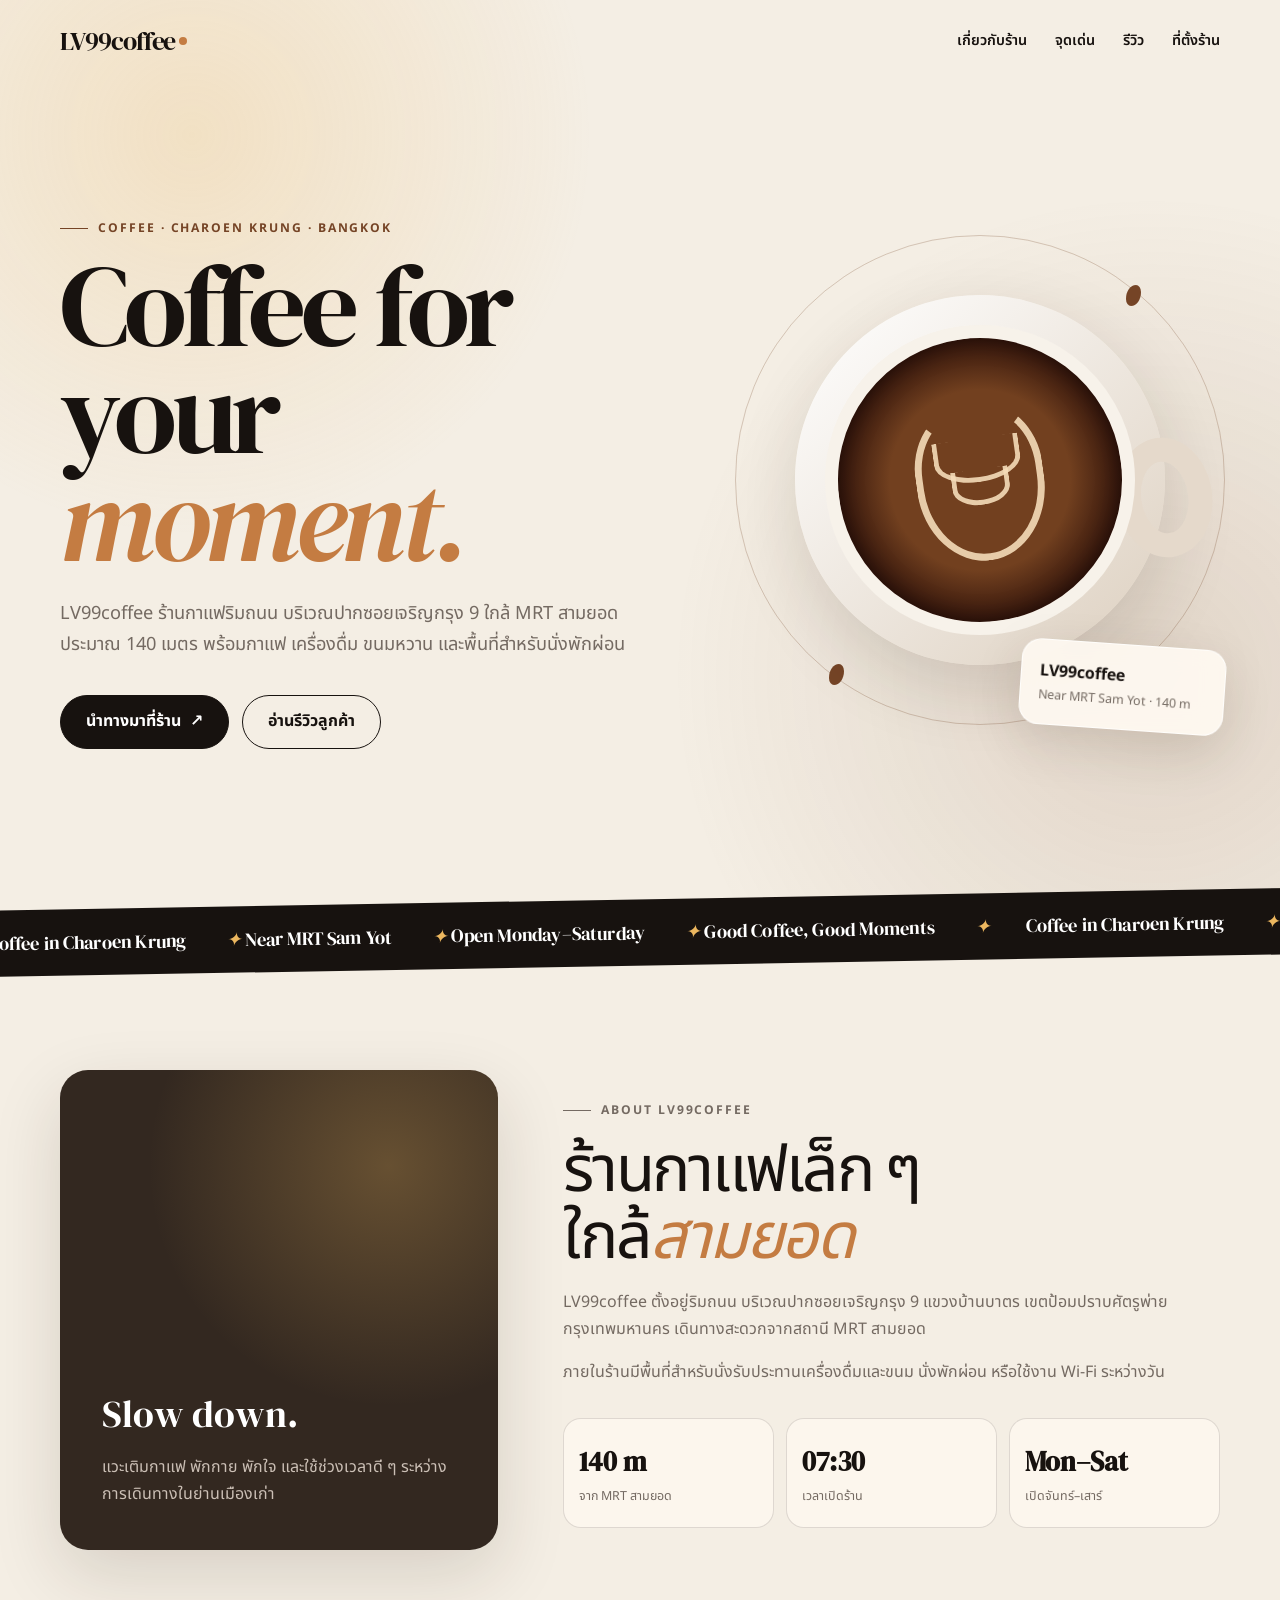
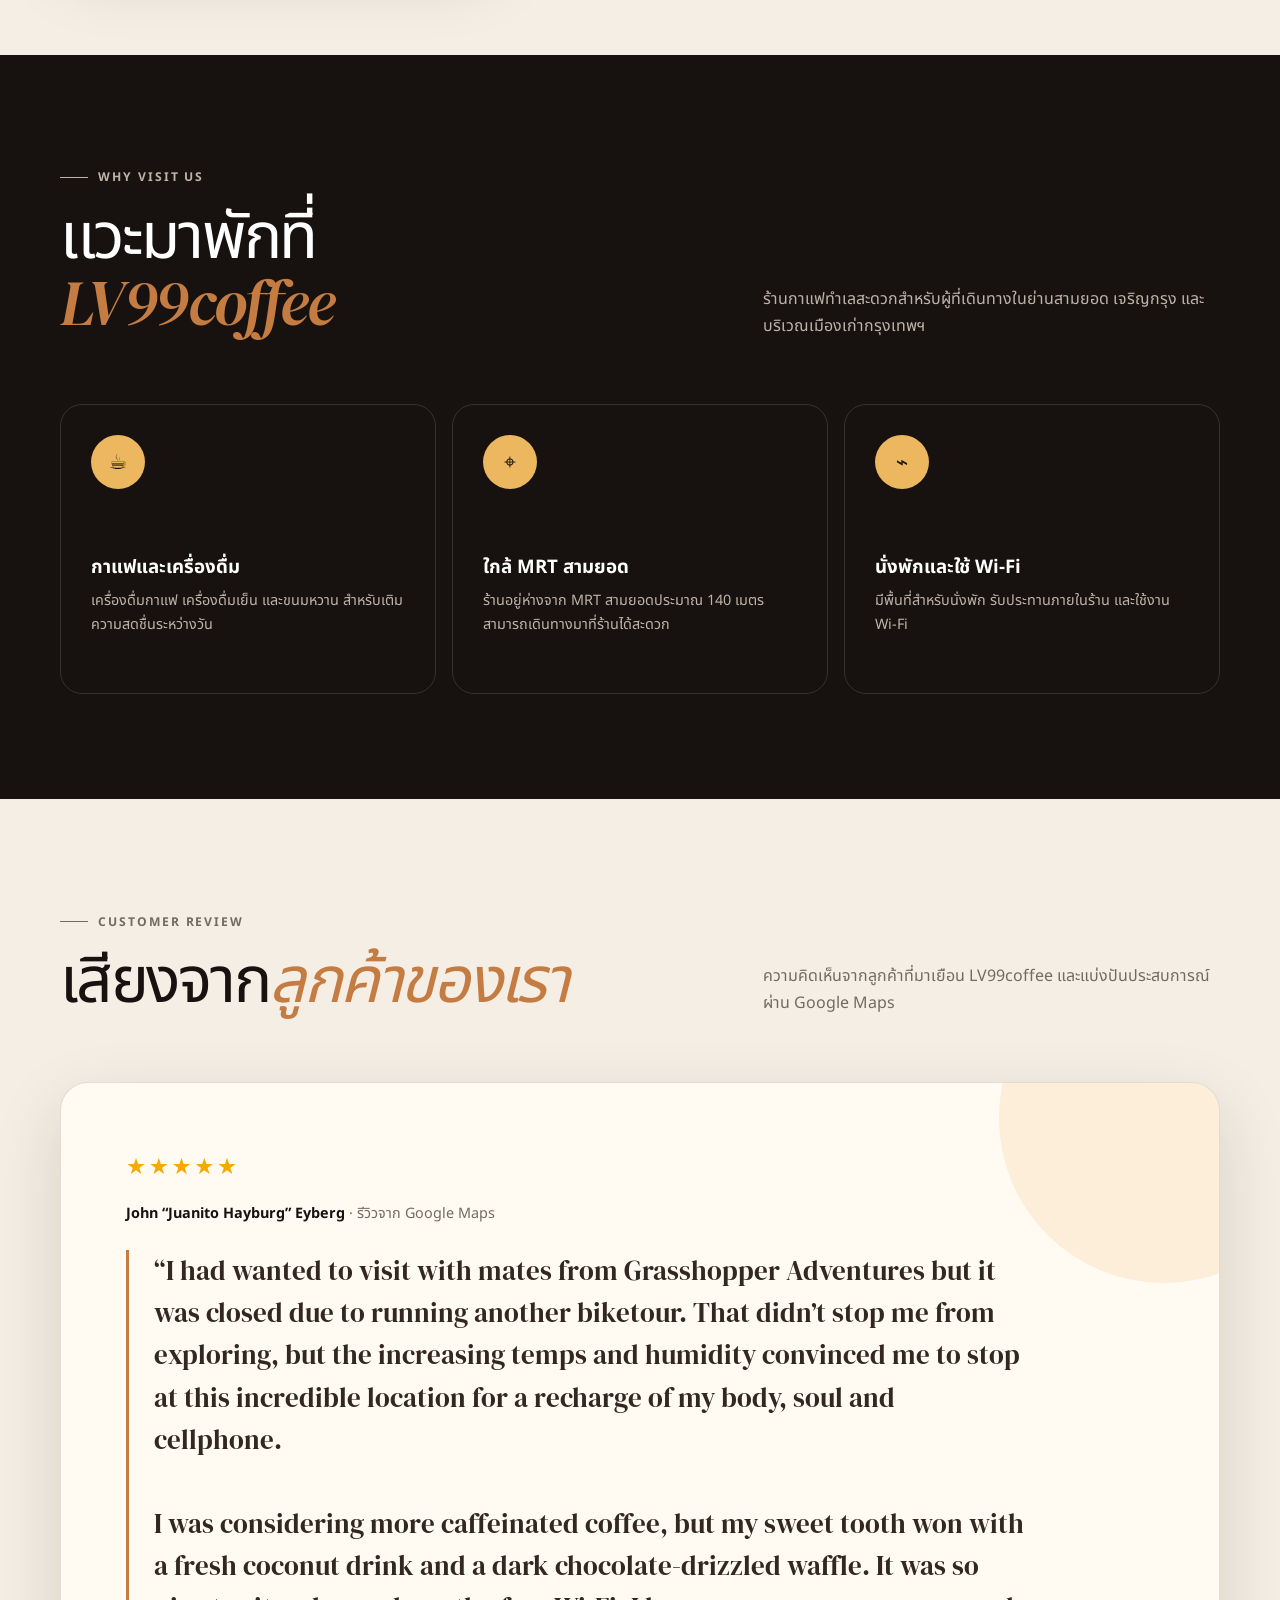
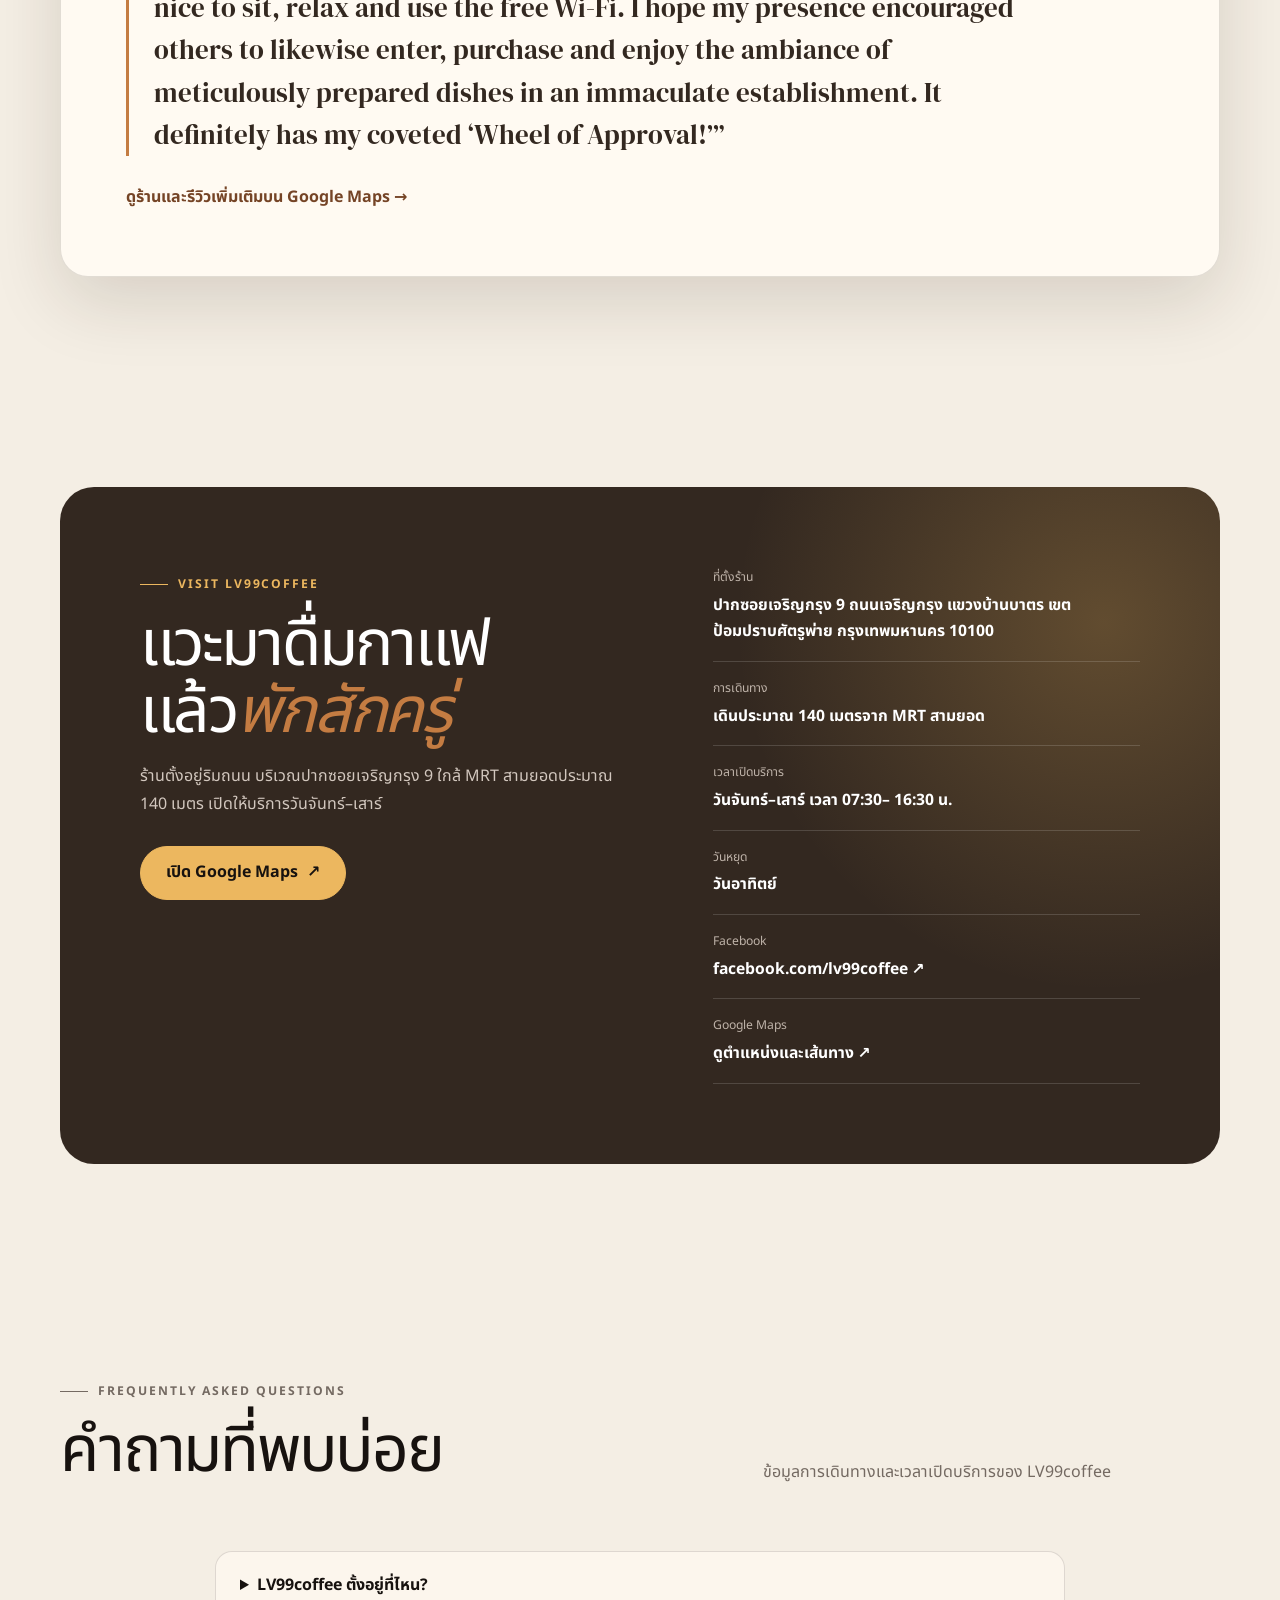
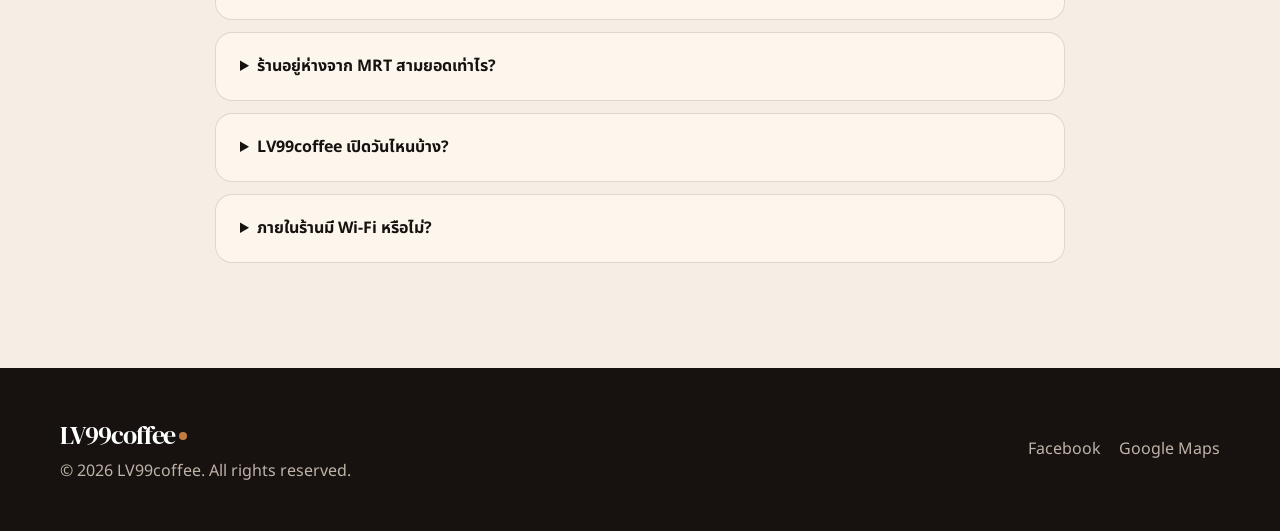
<file: Html.html>
<!doctype html>
<html lang="th">
<head>
  <meta charset="utf-8">
  <meta name="viewport" content="width=device-width, initial-scale=1">

  <title>LV99coffee | คาเฟ่ใกล้ MRT สามยอด ถนนเจริญกรุง</title>
  <meta
    name="description"
    content="LV99coffee ร้านกาแฟริมถนน บริเวณปากซอยเจริญกรุง 9 ใกล้ MRT สามยอดประมาณ 140 เมตร เปิดวันจันทร์–เสาร์ เวลา 07:30–16:30 น."
  >
  <meta
    name="keywords"
    content="LV99coffee, ร้านกาแฟเจริญกรุง, คาเฟ่สามยอด, คาเฟ่ใกล้ MRT สามยอด, ร้านกาแฟกรุงเทพ"
  >
  <meta name="author" content="LV99coffee">
  <meta name="robots" content="index, follow, max-image-preview:large">
  <meta name="theme-color" content="#17120f">

  <!-- เปลี่ยนเป็นโดเมนจริงเมื่อเปิดเว็บไซต์ -->
  <link rel="canonical" href="https://www.lv99coffee.com/">

  <!-- Open Graph -->
  <meta property="og:type" content="website">
  <meta property="og:locale" content="th_TH">
  <meta property="og:site_name" content="LV99coffee">
  <meta property="og:title" content="LV99coffee | คาเฟ่ใกล้ MRT สามยอด">
  <meta
    property="og:description"
    content="ร้านกาแฟริมถนนเจริญกรุง บริเวณปากซอยเจริญกรุง 9 ห่างจาก MRT สามยอดประมาณ 140 เมตร"
  >
  <meta property="og:url" content="https://www.lv99coffee.com/">

  <link rel="preconnect" href="https://fonts.googleapis.com">
  <link rel="preconnect" href="https://fonts.gstatic.com" crossorigin>
  <link
    href="https://fonts.googleapis.com/css2?family=DM+Serif+Display&family=Noto+Sans+Thai:wght@300;400;500;600;700&display=swap"
    rel="stylesheet"
  >

  <!-- Structured Data -->
  <script type="application/ld+json">
  {
    "@context": "https://schema.org",
    "@graph": [
      {
        "@type": "WebSite",
        "@id": "https://www.lv99coffee.com/#website",
        "url": "https://www.lv99coffee.com/",
        "name": "LV99coffee",
        "description": "เว็บไซต์อย่างเป็นทางการของร้าน LV99coffee",
        "inLanguage": "th-TH"
      },
      {
        "@type": "CafeOrCoffeeShop",
        "@id": "https://www.lv99coffee.com/#coffee-shop",
        "name": "LV99coffee",
        "url": "https://www.lv99coffee.com/",
        "description": "ร้านกาแฟริมถนน บริเวณปากซอยเจริญกรุง 9 ใกล้ MRT สามยอดประมาณ 140 เมตร",
        "priceRange": "฿1–200",
        "servesCuisine": [
          "Coffee",
          "Cafe",
          "Bakery",
          "Dessert"
        ],
        "currenciesAccepted": "THB",
        "hasMap": "https://maps.app.goo.gl/upwLs7Lys3qoL3d98",
        "address": {
          "@type": "PostalAddress",
          "streetAddress": "ปากซอยเจริญกรุง 9 ถนนเจริญกรุง",
          "addressSubdistrict": "แขวงบ้านบาตร",
          "addressDistrict": "เขตป้อมปราบศัตรูพ่าย",
          "addressLocality": "กรุงเทพมหานคร",
          "addressRegion": "กรุงเทพมหานคร",
          "postalCode": "10100",
          "addressCountry": "TH"
        },
        "openingHoursSpecification": [
          {
            "@type": "OpeningHoursSpecification",
            "dayOfWeek": [
              "https://schema.org/Monday",
              "https://schema.org/Tuesday",
              "https://schema.org/Wednesday",
              "https://schema.org/Thursday",
              "https://schema.org/Friday",
              "https://schema.org/Saturday"
            ],
            "opens": "07:30",
            "closes": "16:30"
          }
        ],
        "sameAs": [
          "https://www.facebook.com/lv99coffee"
        ],
        "review": [
          {
            "@type": "Review",
            "author": {
              "@type": "Person",
              "name": "John “Juanito Hayburg” Eyberg"
            },
            "reviewRating": {
              "@type": "Rating",
              "ratingValue": "5",
              "bestRating": "5",
              "worstRating": "1"
            },
            "reviewBody": "An incredible location for a recharge of my body, soul and cellphone. I was considering more caffeinated coffee, but my sweet tooth won with a fresh coconut drink and a dark chocolate-drizzled waffle. It was so nice to sit, relax and use the free Wi-Fi. The dishes were meticulously prepared in an immaculate establishment."
          }
        ]
      }
    ]
  }
  </script>

  <style>
    :root {
      --ink: #17120f;
      --ink-soft: #332820;
      --cream: #f4eee4;
      --paper: #fffaf2;
      --coffee: #754426;
      --caramel: #c47c42;
      --gold: #ecb75f;
      --muted: #746a62;
      --white: #ffffff;
      --border: rgba(23, 18, 15, 0.13);
      --shadow: 0 25px 70px rgba(39, 25, 16, 0.14);
      --radius: 28px;
      --container: 1160px;
    }

    * {
      box-sizing: border-box;
    }

    html {
      scroll-behavior: smooth;
    }

    body {
      margin: 0;
      overflow-x: hidden;
      color: var(--ink);
      background: var(--cream);
      font-family: "Noto Sans Thai", system-ui, sans-serif;
      line-height: 1.7;
      text-rendering: optimizeLegibility;
    }

    body::before {
      position: fixed;
      inset: 0;
      z-index: -2;
      content: "";
      pointer-events: none;
      background:
        radial-gradient(
          circle at 15% 15%,
          rgba(236, 183, 95, 0.24),
          transparent 25rem
        ),
        radial-gradient(
          circle at 90% 75%,
          rgba(117, 68, 38, 0.15),
          transparent 30rem
        );
    }

    a {
      color: inherit;
      text-decoration: none;
    }

    button,
    a {
      -webkit-tap-highlight-color: transparent;
    }

    :focus-visible {
      outline: 3px solid var(--gold);
      outline-offset: 4px;
    }

    .skip-link {
      position: fixed;
      top: 12px;
      left: 12px;
      z-index: 9999;
      padding: 10px 18px;
      color: var(--white);
      background: var(--ink);
      border-radius: 999px;
      transform: translateY(-160%);
    }

    .skip-link:focus {
      transform: translateY(0);
    }

    .container {
      width: min(calc(100% - 40px), var(--container));
      margin-inline: auto;
    }

    .section {
      padding: 105px 0;
    }

    h1,
    h2,
    h3,
    p {
      margin-top: 0;
    }

    h1,
    h2,
    .brand,
    .review-score {
      font-family: "DM Serif Display", "Noto Sans Thai", serif;
    }

    h1 {
      max-width: 900px;
      margin-bottom: 25px;
      font-size: clamp(3.6rem, 9vw, 8rem);
      font-weight: 400;
      line-height: 0.93;
      letter-spacing: -0.045em;
    }

    h2 {
      margin-bottom: 20px;
      font-size: clamp(2.5rem, 5vw, 4.6rem);
      font-weight: 400;
      line-height: 1.05;
      letter-spacing: -0.035em;
    }

    h3 {
      margin-bottom: 8px;
      line-height: 1.4;
    }

    .accent {
      color: var(--caramel);
      font-style: italic;
    }

    .eyebrow {
      display: inline-flex;
      align-items: center;
      gap: 10px;
      margin: 0 0 14px;
      color: var(--coffee);
      font-size: 0.76rem;
      font-weight: 700;
      letter-spacing: 0.16em;
      text-transform: uppercase;
    }

    .eyebrow::before {
      width: 28px;
      height: 1px;
      content: "";
      background: currentColor;
    }

    .section-heading {
      display: grid;
      grid-template-columns: 1fr 0.7fr;
      gap: 50px;
      align-items: end;
      margin-bottom: 48px;
    }

    .section-heading p {
      max-width: 580px;
      color: var(--muted);
    }

    /* Header */

    .site-header {
      position: fixed;
      top: 0;
      z-index: 1000;
      width: 100%;
      transition: background 0.3s ease, border-color 0.3s ease;
    }

    .site-header.scrolled {
      background: rgba(244, 238, 228, 0.9);
      border-bottom: 1px solid var(--border);
      backdrop-filter: blur(18px);
    }

    .navbar {
      display: flex;
      min-height: 82px;
      align-items: center;
      justify-content: space-between;
    }

    .brand {
      display: inline-flex;
      align-items: center;
      gap: 4px;
      font-size: 1.65rem;
      letter-spacing: -0.04em;
    }

    .brand-dot {
      width: 8px;
      height: 8px;
      background: var(--caramel);
      border-radius: 50%;
    }

    .nav-links {
      display: flex;
      align-items: center;
      gap: 28px;
      margin: 0;
      padding: 0;
      list-style: none;
      font-size: 0.9rem;
      font-weight: 600;
    }

    .nav-links a:hover {
      color: var(--coffee);
    }

    .menu-toggle {
      display: none;
      width: 46px;
      height: 46px;
      padding: 0;
      color: var(--white);
      background: var(--ink);
      border: 0;
      border-radius: 50%;
      cursor: pointer;
      font-size: 1.2rem;
    }

    /* Hero */

    .hero {
      display: grid;
      min-height: 100svh;
      align-items: center;
      padding: 135px 0 75px;
    }

    .hero-grid {
      display: grid;
      grid-template-columns: 1.12fr 0.88fr;
      gap: 70px;
      align-items: center;
    }

    .hero-description {
      max-width: 620px;
      margin-bottom: 34px;
      color: var(--muted);
      font-size: clamp(1rem, 2vw, 1.14rem);
    }

    .actions {
      display: flex;
      flex-wrap: wrap;
      gap: 13px;
    }

    .button {
      display: inline-flex;
      min-height: 54px;
      align-items: center;
      justify-content: center;
      gap: 9px;
      padding: 0 25px;
      font-weight: 700;
      border: 1px solid var(--ink);
      border-radius: 999px;
      transition: transform 0.25s, color 0.25s, background 0.25s;
    }

    .button:hover {
      transform: translateY(-3px);
    }

    .button-primary {
      color: var(--white);
      background: var(--ink);
    }

    .button-outline:hover {
      color: var(--white);
      background: var(--ink);
    }

    /* Coffee illustration */

    .hero-art {
      position: relative;
      display: grid;
      min-height: 560px;
      place-items: center;
    }

    .coffee-orbit {
      position: absolute;
      width: min(41vw, 490px);
      aspect-ratio: 1;
      border: 1px solid rgba(117, 68, 38, 0.25);
      border-radius: 50%;
      animation: rotate 22s linear infinite;
    }

    .coffee-orbit::before,
    .coffee-orbit::after {
      position: absolute;
      width: 15px;
      height: 21px;
      content: "";
      background: var(--coffee);
      border-radius: 70% 35% 70% 35%;
    }

    .coffee-orbit::before {
      top: 10%;
      right: 17%;
    }

    .coffee-orbit::after {
      bottom: 8%;
      left: 19%;
    }

    .cup {
      position: relative;
      width: min(33vw, 370px);
      aspect-ratio: 1;
      padding: 30px;
      background: linear-gradient(145deg, #ffffff, #ddd0c0);
      border-radius: 50%;
      box-shadow: var(--shadow);
      transform: rotate(-8deg);
    }

    .cup-inner {
      position: relative;
      width: 100%;
      height: 100%;
      overflow: hidden;
      background:
        radial-gradient(circle at 50% 50%, #72401f 0 45%, #35160c 70%, #1c0b07 100%);
      border: 13px solid #f7f2ea;
      border-radius: 50%;
      box-shadow: inset 0 0 25px rgba(0, 0, 0, 0.4);
    }

    .latte-art {
      position: absolute;
      top: 50%;
      left: 50%;
      width: 45%;
      height: 55%;
      border: 7px solid rgba(244, 220, 184, 0.9);
      border-top-color: transparent;
      border-radius: 55% 55% 65% 65%;
      transform: translate(-50%, -48%);
    }

    .latte-art::before,
    .latte-art::after {
      position: absolute;
      left: 50%;
      content: "";
      border: 5px solid rgba(244, 220, 184, 0.9);
      border-top: 0;
      border-radius: 0 0 50% 50%;
      transform: translateX(-50%);
    }

    .latte-art::before {
      top: 18%;
      width: 68%;
      height: 28%;
    }

    .latte-art::after {
      top: 40%;
      width: 42%;
      height: 22%;
    }

    .cup-handle {
      position: absolute;
      right: -43px;
      bottom: 82px;
      z-index: -1;
      width: 95px;
      height: 120px;
      border: 24px solid #e5d9cb;
      border-radius: 50%;
    }

    .floating-note {
      position: absolute;
      right: -5px;
      bottom: 30px;
      width: 205px;
      padding: 18px;
      background: rgba(255, 250, 242, 0.9);
      border: 1px solid rgba(255, 255, 255, 0.8);
      border-radius: 20px;
      box-shadow: 0 18px 50px rgba(54, 35, 22, 0.14);
      backdrop-filter: blur(15px);
      transform: rotate(4deg);
    }

    .floating-note strong,
    .floating-note span {
      display: block;
    }

    .floating-note span {
      color: var(--muted);
      font-size: 0.78rem;
    }

    /* Marquee */

    .marquee {
      overflow: hidden;
      padding: 17px 0;
      color: var(--white);
      background: var(--ink);
      transform: rotate(-1deg) scale(1.02);
    }

    .marquee-track {
      display: flex;
      width: max-content;
      animation: marquee 25s linear infinite;
    }

    .marquee span {
      padding-right: 35px;
      font-family: "DM Serif Display", serif;
      font-size: 1.15rem;
      white-space: nowrap;
    }

    .marquee i {
      margin-left: 35px;
      color: var(--gold);
    }

    /* About */

    .about-grid {
      display: grid;
      grid-template-columns: 0.8fr 1.2fr;
      gap: 65px;
      align-items: center;
    }

    .about-card {
      display: grid;
      min-height: 480px;
      align-content: end;
      padding: 42px;
      color: var(--white);
      background:
        radial-gradient(
          circle at 75% 20%,
          rgba(236, 183, 95, 0.28),
          transparent 15rem
        ),
        var(--ink-soft);
      border-radius: var(--radius);
      box-shadow: var(--shadow);
    }

    .about-card strong {
      display: block;
      margin-bottom: 8px;
      font-family: "DM Serif Display", serif;
      font-size: 2.4rem;
      font-weight: 400;
    }

    .about-card p {
      margin-bottom: 0;
      color: #cbbfb5;
    }

    .about-copy > p {
      color: var(--muted);
    }

    .facts {
      display: grid;
      grid-template-columns: repeat(3, 1fr);
      gap: 12px;
      margin-top: 32px;
    }

    .fact {
      padding: 20px 15px;
      background: rgba(255, 250, 242, 0.68);
      border: 1px solid var(--border);
      border-radius: 18px;
    }

    .fact strong,
    .fact span {
      display: block;
    }

    .fact strong {
      font-family: "DM Serif Display", serif;
      font-size: 1.7rem;
    }

    .fact span {
      color: var(--muted);
      font-size: 0.78rem;
    }

    /* Features */

    .features {
      color: var(--white);
      background: var(--ink);
    }

    .features .eyebrow {
      color: var(--gold);
    }

    .features .section-heading p {
      color: #bfb3a9;
    }

    .feature-grid {
      display: grid;
      grid-template-columns: repeat(3, 1fr);
      gap: 16px;
    }

    .feature-card {
      min-height: 290px;
      padding: 30px;
      border: 1px solid rgba(255, 255, 255, 0.13);
      border-radius: 22px;
      transition: 0.25s ease;
    }

    .feature-card:hover {
      background: rgba(255, 255, 255, 0.05);
      border-color: rgba(236, 183, 95, 0.6);
      transform: translateY(-5px);
    }

    .feature-icon {
      display: grid;
      width: 54px;
      height: 54px;
      margin-bottom: 65px;
      color: var(--ink);
      background: var(--gold);
      border-radius: 50%;
      place-items: center;
      font-size: 1.3rem;
    }

    .feature-card p {
      color: #bfb3a9;
      font-size: 0.9rem;
    }

    /* Review */

    .review-card {
      position: relative;
      margin: 0;
      overflow: hidden;
      padding: clamp(30px, 6vw, 65px);
      background: var(--paper);
      border: 1px solid var(--border);
      border-radius: var(--radius);
      box-shadow: var(--shadow);
    }

    .review-card::after {
      position: absolute;
      top: -130px;
      right: -110px;
      width: 330px;
      height: 330px;
      content: "";
      background: rgba(236, 183, 95, 0.18);
      border-radius: 50%;
    }

    .review-content {
      position: relative;
      z-index: 2;
    }

    .review-stars {
      margin-bottom: 16px;
      color: #f4aa00;
      font-size: 1.4rem;
      letter-spacing: 0.12em;
    }

    .review-author {
      display: block;
      margin-bottom: 24px;
      color: var(--muted);
      font-size: 0.9rem;
    }

    .review-author strong {
      color: var(--ink);
    }

    .review-card blockquote {
      max-width: 900px;
      margin: 0 0 28px;
      padding-left: 25px;
      color: var(--ink-soft);
      border-left: 3px solid var(--caramel);
      font-family: "DM Serif Display", "Noto Sans Thai", serif;
      font-size: clamp(1.2rem, 2.4vw, 1.7rem);
      line-height: 1.55;
    }

    .review-link {
      display: inline-flex;
      color: var(--coffee);
      font-weight: 700;
    }

    .review-link:hover {
      text-decoration: underline;
      text-underline-offset: 5px;
    }

    /* Visit */

    .visit-card {
      position: relative;
      overflow: hidden;
      padding: clamp(35px, 7vw, 80px);
      color: var(--white);
      background:
        radial-gradient(
          circle at 90% 20%,
          rgba(236, 183, 95, 0.25),
          transparent 23rem
        ),
        var(--ink-soft);
      border-radius: 34px;
    }

    .visit-grid {
      position: relative;
      z-index: 2;
      display: grid;
      grid-template-columns: 1fr 0.85fr;
      gap: 70px;
      align-items: start;
    }

    .visit-card .eyebrow {
      color: var(--gold);
    }

    .visit-description {
      max-width: 570px;
      margin-bottom: 28px;
      color: #d2c7be;
    }

    .visit-card .button-primary {
      color: var(--ink);
      background: var(--gold);
      border-color: var(--gold);
    }

    .contact-list {
      display: grid;
      gap: 16px;
      margin: 0;
      font-style: normal;
    }

    .contact-row {
      padding-bottom: 16px;
      border-bottom: 1px solid rgba(255, 255, 255, 0.15);
    }

    .contact-row span,
    .contact-row strong {
      display: block;
    }

    .contact-row span {
      margin-bottom: 4px;
      color: #bfb3a9;
      font-size: 0.76rem;
    }

    .contact-row strong {
      font-size: 0.98rem;
    }

    .contact-row a:hover {
      color: var(--gold);
    }

    /* FAQ */

    .faq-list {
      display: grid;
      gap: 12px;
      max-width: 850px;
      margin-inline: auto;
    }

    details {
      padding: 20px 24px;
      background: rgba(255, 250, 242, 0.68);
      border: 1px solid var(--border);
      border-radius: 17px;
    }

    summary {
      font-weight: 700;
      cursor: pointer;
    }

    details p {
      margin: 14px 0 0;
      color: var(--muted);
    }

    /* Footer */

    footer {
      padding: 45px 0;
      color: #bfb3a9;
      background: var(--ink);
    }

    .footer-grid {
      display: flex;
      align-items: center;
      justify-content: space-between;
      gap: 25px;
    }

    footer .brand {
      color: var(--white);
    }

    .social-links {
      display: flex;
      flex-wrap: wrap;
      gap: 18px;
    }

    .social-links a:hover {
      color: var(--gold);
    }

    /* Animation */

    .reveal {
      opacity: 0;
      transform: translateY(25px);
      transition: opacity 0.7s ease, transform 0.7s ease;
    }

    .reveal.visible {
      opacity: 1;
      transform: translateY(0);
    }

    @keyframes rotate {
      to {
        transform: rotate(360deg);
      }
    }

    @keyframes marquee {
      to {
        transform: translateX(-50%);
      }
    }

    /* Responsive */

    @media (max-width: 900px) {
      .nav-links {
        position: fixed;
        top: 74px;
        right: 20px;
        left: 20px;
        display: none;
        padding: 24px;
        background: rgba(255, 250, 242, 0.97);
        border: 1px solid var(--border);
        border-radius: 20px;
        box-shadow: var(--shadow);
        backdrop-filter: blur(18px);
      }

      .nav-links.open {
        display: grid;
      }

      .menu-toggle {
        display: block;
      }

      .hero-grid,
      .about-grid,
      .section-heading,
      .visit-grid {
        grid-template-columns: 1fr;
      }

      .hero {
        padding-top: 120px;
      }

      .hero-art {
        min-height: 460px;
      }

      .coffee-orbit {
        width: 400px;
      }

      .cup {
        width: 305px;
      }

      .feature-grid {
        grid-template-columns: 1fr;
      }

      .feature-card {
        min-height: auto;
      }

      .feature-icon {
        margin-bottom: 40px;
      }
    }

    @media (max-width: 620px) {
      .container {
        width: min(calc(100% - 28px), var(--container));
      }

      .section {
        padding: 75px 0;
      }

      h1 {
        font-size: clamp(3.2rem, 17vw, 5rem);
      }

      .hero-grid {
        gap: 25px;
      }

      .hero-art {
        min-height: 390px;
      }

      .coffee-orbit {
        width: 315px;
      }

      .cup {
        width: 240px;
        padding: 21px;
      }

      .cup-handle {
        right: -35px;
        bottom: 50px;
        width: 75px;
        height: 94px;
        border-width: 18px;
      }

      .floating-note {
        right: 0;
        bottom: 0;
        width: 165px;
      }

      .facts {
        grid-template-columns: 1fr;
      }

      .about-card {
        min-height: 360px;
        padding: 30px;
      }

      .review-card blockquote {
        padding-left: 18px;
      }

      .footer-grid {
        align-items: flex-start;
        flex-direction: column;
      }
    }

    @media (prefers-reduced-motion: reduce) {
      html {
        scroll-behavior: auto;
      }

      *,
      *::before,
      *::after {
        animation-duration: 0.01ms !important;
        animation-iteration-count: 1 !important;
        transition-duration: 0.01ms !important;
      }
    }
  </style>
</head>

<body>
  <a class="skip-link" href="#main-content">ข้ามไปยังเนื้อหาหลัก</a>

  <header class="site-header" id="site-header">
    <nav class="navbar container" aria-label="เมนูหลัก">
      <a class="brand" href="#home" aria-label="LV99coffee หน้าแรก">
        LV99coffee<span class="brand-dot" aria-hidden="true"></span>
      </a>

      <button
        class="menu-toggle"
        id="menu-toggle"
        type="button"
        aria-label="เปิดเมนู"
        aria-controls="nav-links"
        aria-expanded="false"
      >
        ☰
      </button>

      <ul class="nav-links" id="nav-links">
        <li><a href="#about">เกี่ยวกับร้าน</a></li>
        <li><a href="#highlights">จุดเด่น</a></li>
        <li><a href="#reviews">รีวิว</a></li>
        <li><a href="#visit">ที่ตั้งร้าน</a></li>
      </ul>
    </nav>
  </header>

  <main id="main-content">
    <!-- Hero -->
    <section class="hero" id="home" aria-labelledby="hero-title">
      <div class="container hero-grid">
        <div class="reveal">
          <p class="eyebrow">Coffee · Charoen Krung · Bangkok</p>

          <h1 id="hero-title">
            Coffee for<br>
            your <span class="accent">moment.</span>
          </h1>

          <p class="hero-description">
            LV99coffee ร้านกาแฟริมถนน บริเวณปากซอยเจริญกรุง 9
            ใกล้ MRT สามยอดประมาณ 140 เมตร พร้อมกาแฟ เครื่องดื่ม
            ขนมหวาน และพื้นที่สำหรับนั่งพักผ่อน
          </p>

          <div class="actions">
            <a
              class="button button-primary"
              href="https://maps.app.goo.gl/upwLs7Lys3qoL3d98"
              target="_blank"
              rel="noopener noreferrer"
            >
              นำทางมาที่ร้าน <span aria-hidden="true">↗</span>
            </a>

            <a class="button button-outline" href="#reviews">
              อ่านรีวิวลูกค้า
            </a>
          </div>
        </div>

        <div
          class="hero-art reveal"
          role="img"
          aria-label="ภาพกราฟิกแก้วกาแฟของ LV99coffee"
        >
          <div class="coffee-orbit" aria-hidden="true"></div>

          <div class="cup" aria-hidden="true">
            <div class="cup-inner">
              <div class="latte-art"></div>
            </div>
            <div class="cup-handle"></div>
          </div>

          <div class="floating-note">
            <strong>LV99coffee</strong>
            <span>Near MRT Sam Yot · 140 m</span>
          </div>
        </div>
      </div>
    </section>

    <div class="marquee" aria-hidden="true">
      <div class="marquee-track">
        <span>
          Coffee in Charoen Krung <i>✦</i>
          Near MRT Sam Yot <i>✦</i>
          Open Monday–Saturday <i>✦</i>
          Good Coffee, Good Moments <i>✦</i>
        </span>
        <span>
          Coffee in Charoen Krung <i>✦</i>
          Near MRT Sam Yot <i>✦</i>
          Open Monday–Saturday <i>✦</i>
          Good Coffee, Good Moments <i>✦</i>
        </span>
      </div>
    </div>

    <!-- About -->
    <section class="section" id="about" aria-labelledby="about-title">
      <div class="container about-grid">
        <div class="about-card reveal">
          <div>
            <strong>Slow down.</strong>
            <p>
              แวะเติมกาแฟ พักกาย พักใจ และใช้ช่วงเวลาดี ๆ
              ระหว่างการเดินทางในย่านเมืองเก่า
            </p>
          </div>
        </div>

        <article class="about-copy reveal">
          <p class="eyebrow">About LV99coffee</p>

          <h2 id="about-title">
            ร้านกาแฟเล็ก ๆ<br>
            ใกล้<span class="accent">สามยอด</span>
          </h2>

          <p>
            LV99coffee ตั้งอยู่ริมถนน บริเวณปากซอยเจริญกรุง 9
            แขวงบ้านบาตร เขตป้อมปราบศัตรูพ่าย กรุงเทพมหานคร
            เดินทางสะดวกจากสถานี MRT สามยอด
          </p>

          <p>
            ภายในร้านมีพื้นที่สำหรับนั่งรับประทานเครื่องดื่มและขนม
            นั่งพักผ่อน หรือใช้งาน Wi-Fi ระหว่างวัน
          </p>

          <div class="facts" aria-label="ข้อมูลสำคัญของร้าน">
            <div class="fact">
              <strong>140 m</strong>
              <span>จาก MRT สามยอด</span>
            </div>

            <div class="fact">
              <strong>07:30</strong>
              <span>เวลาเปิดร้าน</span>
            </div>

            <div class="fact">
              <strong>Mon–Sat</strong>
              <span>เปิดจันทร์–เสาร์</span>
            </div>
          </div>
        </article>
      </div>
    </section>

    <!-- Highlights -->
    <section
      class="section features"
      id="highlights"
      aria-labelledby="highlights-title"
    >
      <div class="container">
        <header class="section-heading reveal">
          <div>
            <p class="eyebrow">Why visit us</p>
            <h2 id="highlights-title">
              แวะมาพักที่<br>
              <span class="accent">LV99coffee</span>
            </h2>
          </div>

          <p>
            ร้านกาแฟทำเลสะดวกสำหรับผู้ที่เดินทางในย่านสามยอด
            เจริญกรุง และบริเวณเมืองเก่ากรุงเทพฯ
          </p>
        </header>

        <div class="feature-grid">
          <article class="feature-card reveal">
            <div class="feature-icon" aria-hidden="true">☕</div>
            <h3>กาแฟและเครื่องดื่ม</h3>
            <p>
              เครื่องดื่มกาแฟ เครื่องดื่มเย็น และขนมหวาน
              สำหรับเติมความสดชื่นระหว่างวัน
            </p>
          </article>

          <article class="feature-card reveal">
            <div class="feature-icon" aria-hidden="true">⌖</div>
            <h3>ใกล้ MRT สามยอด</h3>
            <p>
              ร้านอยู่ห่างจาก MRT สามยอดประมาณ 140 เมตร
              สามารถเดินทางมาที่ร้านได้สะดวก
            </p>
          </article>

          <article class="feature-card reveal">
            <div class="feature-icon" aria-hidden="true">⌁</div>
            <h3>นั่งพักและใช้ Wi-Fi</h3>
            <p>
              มีพื้นที่สำหรับนั่งพัก รับประทานภายในร้าน
              และใช้งาน Wi-Fi
            </p>
          </article>
        </div>
      </div>
    </section>

    <!-- Reviews -->
    <section
      class="section"
      id="reviews"
      aria-labelledby="reviews-title"
    >
      <div class="container">
        <header class="section-heading reveal">
          <div>
            <p class="eyebrow">Customer review</p>
            <h2 id="reviews-title">
              เสียงจาก<span class="accent">ลูกค้าของเรา</span>
            </h2>
          </div>

          <p>
            ความคิดเห็นจากลูกค้าที่มาเยือน LV99coffee
            และแบ่งปันประสบการณ์ผ่าน Google Maps
          </p>
        </header>

        <figure class="review-card reveal">
          <div class="review-content">
            <div
              class="review-stars"
              role="img"
              aria-label="คะแนนรีวิว 5 จาก 5 ดาว"
            >
              ★★★★★
            </div>

            <figcaption class="review-author">
              <strong>John “Juanito Hayburg” Eyberg</strong>
              · รีวิวจาก Google Maps
            </figcaption>

            <blockquote lang="en">
              “I had wanted to visit with mates from Grasshopper Adventures
              but it was closed due to running another biketour. That didn’t
              stop me from exploring, but the increasing temps and humidity
              convinced me to stop at this incredible location for a recharge
              of my body, soul and cellphone.
              <br><br>
              I was considering more caffeinated coffee, but my sweet tooth
              won with a fresh coconut drink and a dark chocolate-drizzled
              waffle. It was so nice to sit, relax and use the free Wi-Fi.
              I hope my presence encouraged others to likewise enter, purchase
              and enjoy the ambiance of meticulously prepared dishes in an
              immaculate establishment. It definitely has my coveted
              ‘Wheel of Approval!’”
            </blockquote>

            <a
              class="review-link"
              href="https://maps.app.goo.gl/upwLs7Lys3qoL3d98"
              target="_blank"
              rel="noopener noreferrer"
            >
              ดูร้านและรีวิวเพิ่มเติมบน Google Maps →
            </a>
          </div>
        </figure>
      </div>
    </section>

    <!-- Visit -->
    <section
      class="section"
      id="visit"
      aria-labelledby="visit-title"
    >
      <div class="container">
        <div class="visit-card reveal">
          <div class="visit-grid">
            <div>
              <p class="eyebrow">Visit LV99coffee</p>

              <h2 id="visit-title">
                แวะมาดื่มกาแฟ<br>
                แล้ว<span class="accent">พักสักครู่</span>
              </h2>

              <p class="visit-description">
                ร้านตั้งอยู่ริมถนน บริเวณปากซอยเจริญกรุง 9
                ใกล้ MRT สามยอดประมาณ 140 เมตร
                เปิดให้บริการวันจันทร์–เสาร์
              </p>

              <a
                class="button button-primary"
                href="https://maps.app.goo.gl/upwLs7Lys3qoL3d98"
                target="_blank"
                rel="noopener noreferrer"
                aria-label="เปิดตำแหน่งร้าน LV99coffee บน Google Maps"
              >
                เปิด Google Maps <span aria-hidden="true">↗</span>
              </a>
            </div>

            <address class="contact-list">
              <div class="contact-row">
                <span>ที่ตั้งร้าน</span>
                <strong>
                  ปากซอยเจริญกรุง 9 ถนนเจริญกรุง แขวงบ้านบาตร
                  เขตป้อมปราบศัตรูพ่าย กรุงเทพมหานคร 10100
                </strong>
              </div>

              <div class="contact-row">
                <span>การเดินทาง</span>
                <strong>
                  เดินประมาณ 140 เมตรจาก MRT สามยอด
                </strong>
              </div>

              <div class="contact-row">
                <span>เวลาเปิดบริการ</span>
                <strong>
                  วันจันทร์–เสาร์ เวลา
                  <time datetime="07:30">07:30</time>–
                  <time datetime="16:30">16:30</time> น.
                </strong>
              </div>

              <div class="contact-row">
                <span>วันหยุด</span>
                <strong>วันอาทิตย์</strong>
              </div>

              <div class="contact-row">
                <span>Facebook</span>
                <strong>
                  <a
                    href="https://www.facebook.com/lv99coffee"
                    target="_blank"
                    rel="noopener noreferrer"
                  >
                    facebook.com/lv99coffee ↗
                  </a>
                </strong>
              </div>

              <div class="contact-row">
                <span>Google Maps</span>
                <strong>
                  <a
                    href="https://maps.app.goo.gl/upwLs7Lys3qoL3d98"
                    target="_blank"
                    rel="noopener noreferrer"
                  >
                    ดูตำแหน่งและเส้นทาง ↗
                  </a>
                </strong>
              </div>
            </address>
          </div>
        </div>
      </div>
    </section>

    <!-- FAQ -->
    <section class="section" aria-labelledby="faq-title">
      <div class="container">
        <header class="section-heading reveal">
          <div>
            <p class="eyebrow">Frequently asked questions</p>
            <h2 id="faq-title">คำถามที่พบบ่อย</h2>
          </div>

          <p>
            ข้อมูลการเดินทางและเวลาเปิดบริการของ LV99coffee
          </p>
        </header>

        <div class="faq-list">
          <details class="reveal">
            <summary>LV99coffee ตั้งอยู่ที่ไหน?</summary>
            <p>
              ร้านอยู่ริมถนน บริเวณปากซอยเจริญกรุง 9 ถนนเจริญกรุง
              แขวงบ้านบาตร เขตป้อมปราบศัตรูพ่าย กรุงเทพมหานคร 10100
            </p>
          </details>

          <details class="reveal">
            <summary>ร้านอยู่ห่างจาก MRT สามยอดเท่าไร?</summary>
            <p>
              ร้านอยู่ห่างจาก MRT สามยอดประมาณ 140 เมตร
              สามารถเดินจากสถานีมายังร้านได้
            </p>
          </details>

          <details class="reveal">
            <summary>LV99coffee เปิดวันไหนบ้าง?</summary>
            <p>
              ร้านเปิดวันจันทร์–เสาร์ เวลา 07:30–16:30 น.
              และหยุดวันอาทิตย์
            </p>
          </details>

          <details class="reveal">
            <summary>ภายในร้านมี Wi-Fi หรือไม่?</summary>
            <p>
              มี Wi-Fi สำหรับลูกค้าที่นั่งรับประทานและพักผ่อนภายในร้าน
            </p>
          </details>
        </div>
      </div>
    </section>
  </main>

  <footer>
    <div class="container footer-grid">
      <div>
        <a class="brand" href="#home">
          LV99coffee<span class="brand-dot" aria-hidden="true"></span>
        </a>
        <div>
          © <span id="current-year"></span> LV99coffee.
          All rights reserved.
        </div>
      </div>

      <nav class="social-links" aria-label="ช่องทางออนไลน์">
        <a
          href="https://www.facebook.com/lv99coffee"
          target="_blank"
          rel="noopener noreferrer"
        >
          Facebook
        </a>

        <a
          href="https://maps.app.goo.gl/upwLs7Lys3qoL3d98"
          target="_blank"
          rel="noopener noreferrer"
        >
          Google Maps
        </a>
      </nav>
    </div>
  </footer>

  <script>
    const header = document.getElementById("site-header");
    const menuButton = document.getElementById("menu-toggle");
    const navLinks = document.getElementById("nav-links");

    window.addEventListener(
      "scroll",
      () => {
        header.classList.toggle("scrolled", window.scrollY > 24);
      },
      { passive: true }
    );

    menuButton.addEventListener("click", () => {
      const isOpen = navLinks.classList.toggle("open");

      menuButton.setAttribute("aria-expanded", String(isOpen));
      menuButton.setAttribute(
        "aria-label",
        isOpen ? "ปิดเมนู" : "เปิดเมนู"
      );
      menuButton.textContent = isOpen ? "×" : "☰";
    });

    navLinks.querySelectorAll("a").forEach((link) => {
      link.addEventListener("click", () => {
        navLinks.classList.remove("open");
        menuButton.setAttribute("aria-expanded", "false");
        menuButton.setAttribute("aria-label", "เปิดเมนู");
        menuButton.textContent = "☰";
      });
    });

    const revealElements = document.querySelectorAll(".reveal");
    const reducedMotion = window.matchMedia(
      "(prefers-reduced-motion: reduce)"
    ).matches;

    if (
      reducedMotion ||
      !("IntersectionObserver" in window)
    ) {
      revealElements.forEach((element) => {
        element.classList.add("visible");
      });
    } else {
      const observer = new IntersectionObserver(
        (entries) => {
          entries.forEach((entry) => {
            if (entry.isIntersecting) {
              entry.target.classList.add("visible");
              observer.unobserve(entry.target);
            }
          });
        },
        {
          threshold: 0.12
        }
      );

      revealElements.forEach((element) => {
        observer.observe(element);
      });
    }

    document.getElementById("current-year").textContent =
      new Date().getFullYear();
  </script>
</body>
</html>
</file>
<file: css/styles.css>
:root{--ink:#17130f;--paper:#f1eadf;--cream:#fbf8f1;--caramel:#cf8150;--line:rgba(23,19,15,.18);--serif:"Noto Sans Thai",sans-serif;--sans:"Noto Sans Thai",sans-serif}*{box-sizing:border-box}html{scroll-behavior:smooth}body{margin:0;background:var(--paper);color:var(--ink);font:400 1rem/1.75 var(--sans);overflow-x:hidden}a{color:inherit;text-decoration:none}img{display:block;max-width:100%}.skip-link{position:fixed;left:1rem;top:-5rem;z-index:99;background:#fff;padding:.7rem 1rem}.skip-link:focus{top:1rem}.site-header{height:82px;padding:0 clamp(1.2rem,4vw,4.5rem);display:flex;align-items:center;justify-content:space-between;position:absolute;inset:0 0 auto;z-index:10;color:white;border-bottom:1px solid rgba(255,255,255,.22);transition:.3s}.site-header.fixed{position:fixed;background:rgba(23,19,15,.93);backdrop-filter:blur(15px)}.wordmark{font:2rem/1 var(--serif);letter-spacing:-.04em}.wordmark span{font:400 .78rem var(--sans);letter-spacing:.08em;margin-left:.3rem}.site-nav{display:flex;align-items:center;gap:2.2rem;font-size:.9rem}.site-nav a{opacity:.85}.site-nav a:hover{opacity:1}.nav-cta{border:1px solid rgba(255,255,255,.45);padding:.65rem 1rem}.menu-toggle{display:none;background:0;border:0;padding:.5rem}.menu-toggle span{display:block;width:25px;height:1px;background:#fff;margin:6px}.hero{position:relative;min-height:100svh;color:#fff;display:flex;align-items:flex-end;isolation:isolate}.hero-media,.hero-shade{position:absolute;inset:0;width:100%;height:100%;object-fit:cover;z-index:-2}.hero-media{object-position:center}.hero-shade{z-index:-1;background:linear-gradient(90deg,rgba(10,8,6,.8) 0%,rgba(10,8,6,.3) 55%,rgba(10,8,6,.1)),linear-gradient(0deg,rgba(10,8,6,.55),transparent 45%)}.hero-copy{width:min(760px,86vw);padding:10rem clamp(1.2rem,7vw,8rem) clamp(5rem,10vh,8rem)}.kicker,.eyebrow{margin:0 0 1.3rem;text-transform:uppercase;letter-spacing:.2em;font-size:.72rem;font-weight:600}.hero h1{font:400 clamp(4.2rem,10vw,9rem)/.78 var(--serif);letter-spacing:-.05em;margin:0 0 2.3rem}.hero h1 em{color:#e5a06f;font-weight:400}.hero-copy>p:not(.kicker){max-width:590px;font-size:1.07rem;color:rgba(255,255,255,.83)}.hero-actions{display:flex;align-items:center;gap:2rem;margin-top:2rem}.button{display:inline-flex;align-items:center;justify-content:center;padding:.9rem 1.35rem;font-weight:600;font-size:.9rem}.button-light{background:#fff;color:var(--ink)}.button-dark{background:var(--ink);color:#fff}.text-link,.arrow-link{border-bottom:1px solid currentColor;padding:.3rem 0}.hero-meta{position:absolute;right:clamp(1.2rem,4vw,4.5rem);bottom:3rem;text-align:right;font-size:.75rem;text-transform:uppercase;letter-spacing:.12em}.hero-meta strong{display:block;font:400 1.4rem var(--serif);letter-spacing:.02em}.section{padding:clamp(5rem,10vw,9rem) clamp(1.2rem,7vw,8rem)}.intro{position:relative;display:grid;grid-template-columns:.65fr 1.2fr .7fr;gap:5vw;align-items:end;background:var(--cream);overflow:hidden}.intro-number{font:400 clamp(10rem,22vw,23rem)/.7 var(--serif);color:transparent;-webkit-text-stroke:1px rgba(23,19,15,.12);position:absolute;left:-1rem;bottom:-1rem}.intro-copy{grid-column:2;position:relative}.intro h2,.section-heading h2,.visit h2{font:400 clamp(3.1rem,6vw,6.2rem)/.95 var(--serif);letter-spacing:-.04em;margin:0 0 2rem}.intro h2 span,.section-heading h2 span,.visit h2 span{display:block;color:var(--caramel)}.intro-copy>p:last-child{max-width:620px;color:#5f554c}.facts{margin:0;position:relative}.facts div{padding:1.15rem 0;border-top:1px solid var(--line)}.facts dt{font:400 1.8rem var(--serif)}.facts dd{margin:0;color:#766b62;font-size:.84rem}.menu-section{background:var(--ink);color:#fff}.section-heading{display:grid;grid-template-columns:1fr .7fr;gap:7vw;align-items:end;margin-bottom:4rem}.section-heading>p{color:#bcb2a9;max-width:500px}.menu-grid{display:grid;grid-template-columns:repeat(4,1fr);border-top:1px solid rgba(255,255,255,.2)}.menu-card{min-height:310px;padding:1.5rem;border-right:1px solid rgba(255,255,255,.2);display:flex;flex-direction:column;justify-content:flex-end;transition:.25s}.menu-card:first-child{border-left:1px solid rgba(255,255,255,.2)}.menu-card:hover,.menu-card.featured{background:var(--caramel);color:var(--ink)}.menu-card>span{margin-bottom:auto;font-size:.72rem}.menu-card h3{font:400 2rem var(--serif);margin:0}.menu-card p{font-size:.84rem;margin:.4rem 0 0;opacity:.75}.menu-note{font-size:.78rem;color:#a69c93;margin:1.5rem 0 0}.ritual{display:grid;grid-template-columns:minmax(0,1fr) minmax(320px,.85fr);gap:8vw;align-items:center;background:#d7c5af}.ritual-media{margin:0}.ritual-media img{width:100%;aspect-ratio:4/5;object-fit:cover}.ritual-copy blockquote{font:400 clamp(2.7rem,5vw,5rem)/1.05 var(--serif);margin:1.5rem 0 2rem}.ritual-copy>p:not(.eyebrow){max-width:510px;color:#544940}.ritual-copy .arrow-link{display:inline-flex;justify-content:space-between;gap:2rem;margin-top:2rem;font-size:.85rem}.review{background:var(--cream)}.review-grid{display:grid;grid-template-columns:.35fr 1.65fr;border-top:1px solid var(--line);padding-top:3rem}.quote-mark{font:400 14rem/.65 var(--serif);color:var(--caramel)}.review figure{margin:0}.review blockquote{font:400 clamp(2.2rem,4vw,4.6rem)/1.1 var(--serif);margin:0 0 3rem;max-width:1050px}.review figcaption{display:flex;justify-content:space-between;border-top:1px solid var(--line);padding-top:1.2rem}.review figcaption span{color:#9c643f}.visit{display:grid;grid-template-columns:1fr 1fr;gap:8vw;background:#bd7044;color:#1a120e}.visit-details>div{padding:1.7rem 0;border-top:1px solid rgba(23,19,15,.25)}.visit-details small{display:block;text-transform:uppercase;letter-spacing:.16em;font-size:.68rem}.visit-details p{font-size:1.05rem}.visit-actions{display:flex;align-items:center;gap:2rem}.visit-actions .arrow-link{font-size:.85rem}footer{background:var(--ink);color:white;padding:3rem clamp(1.2rem,4vw,4.5rem);display:grid;grid-template-columns:1fr 1fr 1fr;align-items:end}footer p{text-align:center;color:#a99f96}footer small{text-align:right;color:#a99f96}.reveal{opacity:0;transform:translateY(24px);transition:opacity .75s ease,transform .75s ease}.reveal.visible{opacity:1;transform:none}:focus-visible{outline:3px solid #e6a474;outline-offset:4px}@media(max-width:900px){.site-nav{position:fixed;inset:0;background:var(--ink);display:none;flex-direction:column;justify-content:center;font-size:1.3rem}.site-nav.open{display:flex}.menu-toggle{display:block;z-index:2}.intro{grid-template-columns:1fr 1fr}.intro-copy{grid-column:1/3}.facts{grid-column:2}.menu-grid{grid-template-columns:1fr 1fr}.ritual{gap:5vw}.review-grid{grid-template-columns:1fr}.quote-mark{font-size:8rem}.visit{grid-template-columns:1fr}footer{grid-template-columns:1fr;gap:1rem}footer p,footer small{text-align:left}}@media(max-width:600px){.site-header{height:70px}.hero{min-height:max(760px,100svh)}.hero-media{object-position:66% center}.hero-copy{padding-bottom:10rem}.hero h1{font-size:4.4rem}.hero-meta{left:1.2rem;right:auto;bottom:2.5rem;text-align:left}.section{padding:5rem 1.2rem}.intro{display:block}.intro-number{font-size:15rem}.facts{margin-top:3rem}.section-heading{grid-template-columns:1fr}.menu-grid{grid-template-columns:1fr}.menu-card{min-height:190px;border-left:1px solid rgba(255,255,255,.2);border-bottom:1px solid rgba(255,255,255,.2)}.ritual{grid-template-columns:1fr}.ritual-copy blockquote{font-size:2.8rem}.review figcaption{display:block}.review figcaption span{display:block;margin-top:.4rem}.visit-actions{align-items:flex-start;flex-direction:column}.hero-actions{align-items:flex-start;flex-direction:column;gap:1rem}}@media(prefers-reduced-motion:reduce){html{scroll-behavior:auto}.reveal{opacity:1;transform:none;transition:none}}
</file>
<file: css/menu.css>
.menu-tools{display:flex;flex-wrap:wrap;gap:.65rem;margin:-1rem 0 2.5rem}.menu-filter{border:1px solid rgba(255,255,255,.28);background:transparent;color:#fff;border-radius:999px;padding:.7rem 1.15rem;font:600 .82rem var(--sans);cursor:pointer;transition:.2s}.menu-filter:hover,.menu-filter.active{background:var(--caramel);border-color:var(--caramel);color:var(--ink)}.menu-list{display:grid;grid-template-columns:repeat(2,minmax(0,1fr));gap:1px;background:rgba(255,255,255,.18);border:1px solid rgba(255,255,255,.18)}.menu-category{background:var(--ink);padding:clamp(1.4rem,3vw,2.5rem)}.menu-category-head{display:flex;align-items:baseline;justify-content:space-between;gap:1rem;border-bottom:1px solid rgba(255,255,255,.22);padding-bottom:1rem;margin-bottom:.5rem}.menu-category h3{font:400 clamp(1.8rem,3vw,3rem) var(--serif);margin:0;color:#e6a474}.menu-category-head span{font-size:.68rem;text-transform:uppercase;letter-spacing:.14em;color:#a69c93}.menu-item{display:grid;grid-template-columns:minmax(0,1fr) auto;gap:1rem;align-items:start;padding:.8rem 0;border-bottom:1px solid rgba(255,255,255,.1)}.menu-item:last-child{border-bottom:0}.menu-item strong{font-size:.94rem;font-weight:500}.menu-item small{display:block;color:#a69c93;font-size:.72rem;line-height:1.5}.menu-price{font:400 1.02rem var(--serif);white-space:nowrap;color:#fff}.menu-note{font-size:.75rem;color:#a69c93;margin:1.3rem 0 0}@media(max-width:700px){.menu-list{grid-template-columns:1fr}.menu-tools{flex-wrap:nowrap;overflow:auto;padding-bottom:.35rem}.menu-filter{white-space:nowrap}.menu-category{padding:1.25rem}}
</file>
<file: css/feature.css>
.noncoffee-feature{display:grid;grid-template-columns:1.15fr .85fr;background:#f1eadf;color:var(--ink);margin-bottom:3rem}.noncoffee-feature>img{width:100%;height:100%;min-height:520px;object-fit:cover}.noncoffee-feature>div{padding:clamp(2rem,5vw,5rem);display:flex;flex-direction:column;justify-content:center}.noncoffee-feature .eyebrow{color:#8d5638}.noncoffee-feature h3{font:400 clamp(2.5rem,4.5vw,5rem)/.95 var(--serif);letter-spacing:-.035em;margin:.5rem 0 1.5rem}.noncoffee-feature h3 span{color:#9c422f}.noncoffee-feature>div>p:not(.eyebrow){color:#5c5149;max-width:430px}.noncoffee-feature dl{margin:1.5rem 0;border-top:1px solid var(--line)}.noncoffee-feature dl div{display:grid;grid-template-columns:1fr auto;gap:1rem;padding:.8rem 0;border-bottom:1px solid var(--line)}.noncoffee-feature dt{font-weight:600}.noncoffee-feature dd{margin:0;font:400 1.1rem var(--serif)}.noncoffee-feature small{color:#746960;font-size:.7rem}@media(max-width:850px){.noncoffee-feature{grid-template-columns:1fr}.noncoffee-feature>img{min-height:0;aspect-ratio:4/3}}
.matcha-feature{display:grid;grid-template-columns:1fr 1fr;margin:0 0 3rem;overflow:hidden;background:#dfe5d6;color:var(--ink);transition:transform .25s ease,box-shadow .25s ease}.matcha-feature:hover{transform:translateY(-4px);box-shadow:0 20px 55px rgba(0,0,0,.2)}.matcha-feature>img{width:100%;height:100%;min-height:420px;object-fit:cover}.matcha-feature>div{display:flex;flex-direction:column;justify-content:center;padding:clamp(2rem,5vw,4.5rem)}.matcha-feature .eyebrow{color:#536947}.matcha-feature h3{margin:.3rem 0 1.3rem;font:400 clamp(2.5rem,4.5vw,4.8rem)/.98 var(--serif);letter-spacing:-.035em}.matcha-feature h3 span{color:#536947}.matcha-feature p:not(.eyebrow){max-width:470px;color:#52604b}.matcha-feature strong{align-self:flex-start;margin-top:1.4rem;padding-bottom:.35rem;border-bottom:1px solid currentColor;font-size:.86rem}.matcha-feature:focus-visible{outline-color:#fff}@media(max-width:850px){.matcha-feature{grid-template-columns:1fr}.matcha-feature>img{height:auto;min-height:0;aspect-ratio:3/2;object-fit:contain;background:#dfe5d6}}
</file>
<file: css/story.css>
.intro-copy > p {
  max-width: 690px;
  color: #5f554c;
}

.intro-copy > p + p {
  margin-top: 1rem;
}

.intro-copy strong {
  color: var(--ink);
}

.story-full-link {
  display: inline-flex;
  gap: 2rem;
  margin-top: 1.5rem;
  font-size: .84rem;
  font-weight: 600;
}

.standards {
  background: #e8dccb;
}

.standards-heading {
  display: grid;
  grid-template-columns: minmax(0, 1.2fr) minmax(280px, .65fr);
  column-gap: 8vw;
  align-items: end;
}

.standards-heading .eyebrow {
  grid-column: 1 / -1;
}

.standards-heading h2 {
  margin: 0;
  font: 400 clamp(3rem, 6vw, 6rem)/.95 var(--serif);
  letter-spacing: -.04em;
}

.standards-heading h2 span {
  display: block;
  color: #9c643f;
}

.standards-heading > p:last-child {
  margin: 0;
  color: #5f554c;
}

.standards-grid {
  display: grid;
  grid-template-columns: repeat(3, 1fr);
  margin-top: 4rem;
  border-top: 1px solid var(--line);
  border-bottom: 1px solid var(--line);
}

.standards-grid article {
  padding: 2rem clamp(1.25rem, 2.5vw, 2.5rem) 2.4rem;
  border-right: 1px solid var(--line);
}

.standards-grid article:first-child {
  padding-left: 0;
}

.standards-grid article:last-child {
  padding-right: 0;
  border-right: 0;
}

.standards-grid strong {
  display: block;
  margin-bottom: 2rem;
  color: #9c643f;
  font: 400 clamp(2.5rem, 4vw, 4.5rem)/1 var(--serif);
}

.standards-grid h3 {
  margin: 0 0 .7rem;
  font: 600 1rem var(--sans);
}

.standards-grid p {
  margin: 0;
  color: #5f554c;
  font-size: .9rem;
}

.standards-grid small {
  display: block;
  margin-top: 1.1rem;
  font-weight: 600;
  letter-spacing: .04em;
}

@media (max-width: 900px) {
  .standards-heading {
    grid-template-columns: 1fr;
  }

  .standards-heading > p:last-child {
    margin-top: 2rem;
  }

  .standards-grid {
    grid-template-columns: 1fr;
  }

  .standards-grid article,
  .standards-grid article:first-child,
  .standards-grid article:last-child {
    padding: 1.8rem 0;
    border-right: 0;
    border-bottom: 1px solid var(--line);
  }

  .standards-grid article:last-child {
    border-bottom: 0;
  }

  .standards-grid strong {
    margin-bottom: 1rem;
  }
}
</file>
<file: css/interactions.css>
.story-timeline {
  grid-column: 2 / 4;
  display: grid;
  grid-template-columns: repeat(4, 1fr);
  gap: 0;
  margin: 4rem 0 0;
  padding: 0;
  border-top: 1px solid var(--line);
  list-style: none;
}

.story-timeline li {
  position: relative;
  padding: 2rem clamp(1rem, 2vw, 2rem) 0;
  border-left: 1px solid var(--line);
}

.story-timeline li::before {
  position: absolute;
  top: -6px;
  left: -6px;
  width: 11px;
  height: 11px;
  border-radius: 50%;
  background: var(--caramel);
  content: "";
  opacity: 0;
  transform: scale(0);
  transition: opacity .35s ease, transform .35s ease;
  transition-delay: calc(var(--step, 0) * 140ms);
}

.story-timeline li:nth-child(1) { --step: 1; }
.story-timeline li:nth-child(2) { --step: 2; }
.story-timeline li:nth-child(3) { --step: 3; }
.story-timeline li:nth-child(4) { --step: 4; }
.story-timeline.visible li::before { opacity: 1; transform: scale(1); }
.story-timeline .timeline-time { display: block; margin-bottom: .65rem; color: #9c643f; font: 400 1.4rem var(--serif); }
.story-timeline strong { display: block; margin-bottom: .55rem; font-size: .88rem; }
.story-timeline span { display: block; color: #6b6057; font-size: .76rem; line-height: 1.65; }

.ritual-media figcaption { margin-top: .75rem; color: #675a50; font-size: .7rem; }
.ritual-copy .ritual-en { margin-top: 1.25rem; color: #675a50; font-size: .8rem; line-height: 1.7; }

.language-link { min-width: 2.4rem; padding: .35rem .55rem; border: 1px solid rgba(255,255,255,.35); text-align: center; font-weight: 700; letter-spacing: .08em; }
.menu-item strong a { border-bottom: 1px solid rgba(255,255,255,.35); }
.menu-item strong a:hover { color: #e6a474; border-color: #e6a474; }
.menu-list { display: grid !important; opacity: 1 !important; transform: none !important; visibility: visible !important; }
.fresh-coconut-note { display: flex; align-items: center; justify-content: space-between; gap: 2rem; margin: -1rem 0 3rem; padding: clamp(1.4rem,3vw,2.25rem); border: 1px solid rgba(255,255,255,.2); background: linear-gradient(110deg,rgba(207,129,80,.18),transparent 58%); }
.fresh-coconut-note .eyebrow { margin-bottom: .6rem; color: #e5a06f; }
.fresh-coconut-note h3 { margin: 0; font: 400 clamp(1.9rem,3.5vw,3.2rem)/1 var(--serif); }
.fresh-coconut-note h3 span { margin-left: .5rem; color: #c9bdb3; font: 500 .8rem var(--sans); }
.fresh-coconut-note p:not(.eyebrow) { margin: .6rem 0 0; color: #bcb2a9; font-size: .82rem; }
.fresh-coconut-note > strong { flex: 0 0 auto; color: #e5a06f; font: 400 clamp(3.5rem,7vw,6rem)/.8 var(--serif); }
.fresh-coconut-note > strong small { display: block; margin-top: .7rem; color: #fff; font: 600 .68rem var(--sans); letter-spacing: .08em; text-align: right; text-transform: uppercase; }

.services { background: var(--cream); }
.services-heading { display: grid; grid-template-columns: minmax(0,1.15fr) minmax(280px,.65fr); gap: 1rem 8vw; align-items: end; }
.services-heading .eyebrow { grid-column: 1 / -1; }
.services-heading h2 { margin: 0; font: 400 clamp(3rem,6vw,6rem)/.95 var(--serif); letter-spacing: -.04em; }
.services-heading h2 span { display: block; color: #9c643f; }
.services-heading > p:last-child { margin: 0; color: #675a50; }
.services-grid { display: grid; grid-template-columns: 1fr 1fr; margin-top: 4rem; border-top: 1px solid var(--line); border-bottom: 1px solid var(--line); }
.services-grid article { position: relative; padding: clamp(2rem,4vw,4rem); border-right: 1px solid var(--line); }
.services-grid article:first-child { padding-left: 0; }
.services-grid article:last-child { padding-right: 0; border-right: 0; }
.service-number { position: absolute; top: 1rem; right: 1.5rem; color: rgba(23,19,15,.09); font: 400 clamp(5rem,10vw,10rem)/1 var(--serif); }
.service-partner { position: relative; margin: 0 0 2rem; color: #9c643f; font-size: .7rem; font-weight: 700; letter-spacing: .16em; text-transform: uppercase; }
.services-grid h3 { position: relative; max-width: 520px; margin: 0 0 1.25rem; font: 400 clamp(2rem,3.5vw,3.5rem)/1.05 var(--serif); }
.services-grid article > p:not(.service-partner) { position: relative; max-width: 610px; color: #5f554c; }
.services-grid .service-en { margin-top: 1.5rem; padding-top: 1.25rem; border-top: 1px solid var(--line); font-size: .78rem; line-height: 1.7; }
.services-grid .service-en strong { display: block; color: var(--ink); }
.services-grid .arrow-link { position: relative; display: inline-flex; gap: 2rem; margin-top: 1rem; font-size: .82rem; }
.services-note { margin: 1.25rem 0 0; color: #766b62; font-size: .72rem; }

.delivery { background: #2a1b14; color: #fff; }
.delivery-heading { display: grid; grid-template-columns: minmax(0,1.1fr) minmax(280px,.7fr); gap: 1rem 8vw; align-items: end; }
.delivery-heading .eyebrow { grid-column: 1 / -1; color: #e5a06f; }
.delivery-heading h2 { margin: 0; font: 400 clamp(3rem,6vw,6rem)/.95 var(--serif); letter-spacing: -.04em; }
.delivery-heading h2 span { display: block; color: #e5a06f; }
.delivery-heading > p:last-child { margin: 0; color: #c9beb6; max-width: 520px; }
.delivery-grid { display: grid; grid-template-columns: 1fr 1fr; gap: 1rem; margin-top: 4rem; }
.delivery-card { min-height: 260px; padding: clamp(1.5rem,3vw,2.8rem); display: flex; flex-direction: column; justify-content: flex-end; border: 1px solid rgba(255,255,255,.2); background: #f8f3ea; color: var(--ink); transition: transform .25s ease,background .25s ease,border-color .25s ease; }
.delivery-card:hover { transform: translateY(-4px); background: #fff; border-color: #00b14f; }
.delivery-card:focus-visible { outline-color: #fff; }
.delivery-logo { min-height: 76px; margin-bottom: auto; display: flex; align-items: flex-start; }
.delivery-logo img { width: auto; height: 54px; object-fit: contain; object-position: left top; }
.delivery-lineman .delivery-logo img { height: 48px; }
.delivery-card strong { font: 400 clamp(2rem,3.6vw,3.5rem)/1 var(--serif); }
.delivery-card small { display: flex; justify-content: space-between; gap: 1rem; margin-top: .9rem; padding-top: .9rem; border-top: 1px solid rgba(23,19,15,.16); font-size: .78rem; letter-spacing: .04em; }
.delivery-grab,.delivery-lineman { border-top: 4px solid #00b14f; }
.delivery-note { margin: 1.25rem 0 0; color: #a99f96; font-size: .72rem; }
.contact-links { display: flex; flex-wrap: wrap; gap: .65rem 1.5rem; }
.contact-links a { border-bottom: 1px solid rgba(23,19,15,.45); }

.route {
  display: grid;
  grid-template-columns: minmax(280px, .7fr) minmax(420px, 1.3fr);
  gap: 7vw;
  align-items: center;
  overflow: hidden;
  background: #211b16;
  color: #fff;
}

.route h2 { margin: 0 0 2rem; font: 400 clamp(3rem, 6vw, 6rem)/.95 var(--serif); letter-spacing: -.04em; }
.route h2 span { display: block; color: #e5a06f; }
.route-copy > p:not(.eyebrow) { max-width: 520px; color: #c6bbb2; }
.route-copy .button { margin-top: 1.5rem; }
.route-distance-card { padding: clamp(2rem, 5vw, 4.5rem); border: 1px solid rgba(255,255,255,.18); background: radial-gradient(circle at 70% 25%,rgba(207,129,80,.18),transparent 38%); }
.route-distance-card > span { color: #c6bbb2; font-size: .72rem; text-transform: uppercase; letter-spacing: .14em; }
.route-distance-card h3 { margin: .4rem 0 1.5rem; font: 400 clamp(2rem, 4vw, 3.5rem)/1 var(--serif); }
.route-distance-card strong { display: flex; align-items: baseline; gap: .75rem; color: #e5a06f; font: 400 clamp(6rem, 13vw, 11rem)/.8 var(--serif); letter-spacing: -.06em; }
.route-distance-card strong small { color: #fff; font: 500 .8rem var(--sans); letter-spacing: .08em; }
.route-distance-card p { max-width: 450px; margin: 2.5rem 0 0; padding-top: 1rem; border-top: 1px solid rgba(255,255,255,.18); color: #a99f96; font-size: .76rem; }

@media (max-width: 900px) {
  .story-timeline { grid-column: 1 / -1; grid-template-columns: 1fr 1fr; }
  .story-timeline li:nth-child(3) { border-top: 1px solid var(--line); }
  .story-timeline li:nth-child(4) { border-top: 1px solid var(--line); }
  .route { grid-template-columns: 1fr; }
  .services-heading { grid-template-columns: 1fr; }
  .services-heading > p:last-child { margin-top: 1rem; }
  .delivery-heading { grid-template-columns: 1fr; }
  .delivery-heading > p:last-child { margin-top: 1rem; }
}

@media (max-width: 600px) {
  .hero { display: grid; min-height: 0; padding-top: 70px; align-items: start; background: var(--ink); }
  .hero-media { position: relative; inset: auto; z-index: 0; width: 100%; height: auto; aspect-ratio: 1680 / 945; object-fit: contain; object-position: center; }
  .hero-shade { display: none; }
  .hero-copy { position: relative; z-index: 1; width: auto; padding: 2.6rem 1.2rem 2rem; }
  .hero h1 { font-size: clamp(3.4rem, 17vw, 4.4rem); line-height: .83; }
  .hero-copy > p:not(.kicker) { font-size: .98rem; }
  .hero-meta { position: relative; left: auto; right: auto; bottom: auto; padding: 0 1.2rem 2.5rem; text-align: left; }
  .fresh-coconut-note { align-items: flex-end; }
  .fresh-coconut-note h3 span { display: block; margin: .5rem 0 0; }
  .story-timeline { display: block; margin-top: 3rem; padding-left: 1rem; border-top: 0; border-left: 1px solid var(--line); }
  .story-timeline li,.story-timeline li:nth-child(3),.story-timeline li:nth-child(4) { padding: 0 0 2rem 1.4rem; border: 0; }
  .story-timeline li::before { top: .5rem; left: -1.4rem; }
  .route-distance-card { padding: 2rem 1.25rem; }
  .services-grid { grid-template-columns: 1fr; }
  .services-grid article,.services-grid article:first-child,.services-grid article:last-child { padding: 2rem 0; border-right: 0; border-bottom: 1px solid var(--line); }
  .services-grid article:last-child { border-bottom: 0; }
  .delivery-grid { grid-template-columns: 1fr; margin-top: 2.5rem; }
  .delivery-card { min-height: 190px; }
  .service-number { right: 0; }
}

@media (prefers-reduced-motion: reduce) {
  .story-timeline li::before { transition: none; }
  .story-timeline li::before { opacity: 1; transform: none; }
}
</file>
<file: css/article.css>
.story-page { background: var(--cream); }
.article-hero { position: relative; min-height: min(88svh, 900px); display: flex; align-items: flex-end; isolation: isolate; overflow: hidden; color: #fff; }
.article-hero-media,.article-hero-shade { position: absolute; inset: 0; width: 100%; height: 100%; z-index: -2; object-fit: cover; }
.article-hero-media { object-position: center 54%; }
.article-hero-shade { z-index: -1; background: linear-gradient(90deg,rgba(12,9,7,.88),rgba(12,9,7,.35) 68%,rgba(12,9,7,.16)),linear-gradient(0deg,rgba(12,9,7,.72),transparent 55%); }
.article-hero-copy { width: min(1050px,92vw); padding: 10rem clamp(1.2rem,7vw,8rem) clamp(4rem,9vh,7rem); }
.breadcrumb { display: flex; flex-wrap: wrap; gap: .55rem; margin-bottom: 2rem; color: rgba(255,255,255,.7); font-size: .76rem; }
.breadcrumb a { border-bottom: 1px solid rgba(255,255,255,.4); }
.article-hero h1 { max-width: 1000px; margin: 0 0 1.8rem; font: 400 clamp(3.3rem,7.3vw,7.2rem)/.92 var(--serif); letter-spacing: -.045em; }
.article-hero h1 span { display: block; color: #e5a06f; }
.article-lede { max-width: 750px; margin: 0; color: rgba(255,255,255,.84); font-size: clamp(1rem,1.5vw,1.18rem); }
.article-layout { display: grid; grid-template-columns: minmax(0,.62fr) minmax(0,1.38fr); gap: clamp(3rem,9vw,9rem); align-items: start; background: var(--cream); }
.article-aside { position: sticky; top: 120px; padding-top: .5rem; }
.article-aside dl { margin: 0; border-top: 1px solid var(--line); }
.article-aside div { padding: 1.15rem 0; border-bottom: 1px solid var(--line); }
.article-aside dt { color: #8d5638; font-size: .68rem; font-weight: 700; letter-spacing: .14em; text-transform: uppercase; }
.article-aside dd { margin: .35rem 0 0; font: 400 1.25rem var(--serif); }
.article-body { max-width: 780px; }
.article-body > p:first-child { margin-top: 0; font-size: 1.15rem; }
.article-body p { color: #554b43; }
.article-body strong { color: var(--ink); }
.article-body h2 { margin: clamp(3rem,7vw,5.5rem) 0 1.25rem; font: 400 clamp(2.5rem,4.5vw,4.4rem)/1 var(--serif); letter-spacing: -.035em; }
.article-body h2::before { display: block; width: 2.5rem; height: 2px; margin-bottom: 1.2rem; background: var(--caramel); content: ""; }
.article-figure { margin: 4rem 0; }
.article-figure img { width: 100%; max-height: 720px; object-fit: cover; object-position: center 62%; }
.article-figure figcaption { margin-top: .75rem; color: #746960; font-size: .72rem; }
.article-quote { margin: 4rem 0; padding: 2.2rem 0 2.2rem clamp(1.4rem,4vw,3rem); border-top: 1px solid var(--line); border-bottom: 1px solid var(--line); border-left: 3px solid var(--caramel); font: 400 clamp(1.8rem,3.2vw,3rem)/1.2 var(--serif); }
.article-next { display: flex; align-items: center; justify-content: space-between; gap: 2rem; margin-top: 5rem; padding-top: 2rem; border-top: 1px solid var(--line); }
.article-next p { max-width: 440px; margin: 0; }
@media (max-width: 800px) {
  .article-layout { grid-template-columns: 1fr; }
  .article-aside { position: static; }
  .article-aside dl { display: grid; grid-template-columns: repeat(3,1fr); }
  .article-aside div { padding-right: 1rem; }
}
@media (max-width: 600px) {
  .article-hero { min-height: 760px; }
  .article-hero-copy { padding-bottom: 4rem; }
  .article-aside dl { grid-template-columns: 1fr; }
  .article-next { align-items: flex-start; flex-direction: column; }
}
</file>
<file: css/drink.css>
.drink-page{background:var(--cream)}
.drink-hero{position:relative;min-height:min(92svh,920px);display:flex;align-items:center;isolation:isolate;overflow:hidden;color:#fff}
.drink-hero-media,.drink-hero-shade{position:absolute;inset:0;width:100%;height:100%;z-index:-2;object-fit:cover}
.drink-hero-media{object-position:center}
.drink-hero-shade{z-index:-1;background:linear-gradient(90deg,rgba(15,9,6,.88) 0%,rgba(15,9,6,.62) 38%,rgba(15,9,6,.06) 70%)}
.drink-hero-copy{width:min(720px,88vw);padding:10rem clamp(1.2rem,7vw,8rem) 6rem}
.drink-hero h1{margin:0 0 1.5rem;font:400 clamp(4.2rem,9vw,8.5rem)/.82 var(--serif);letter-spacing:-.05em}
.drink-hero h1 span{display:block;color:#e5a06f}
.drink-hero-copy>p:not(.eyebrow){max-width:570px;color:rgba(255,255,255,.84);font-size:1.05rem}
.drink-price{display:flex;align-items:baseline;gap:.7rem;margin:2rem 0;color:#fff}
.drink-price strong{font:400 clamp(3.8rem,7vw,6.5rem)/.8 var(--serif);color:#e5a06f}
.drink-price span{font-size:.75rem;font-weight:700;letter-spacing:.12em;text-transform:uppercase}
.drink-intro{display:grid;grid-template-columns:minmax(0,.7fr) minmax(0,1.3fr);gap:8vw;align-items:start}
.drink-intro h2,.drink-facts h2{margin:0;font:400 clamp(2.8rem,5.5vw,5.5rem)/.96 var(--serif);letter-spacing:-.04em}
.drink-intro h2 span{display:block;color:#9c643f}
.drink-intro-copy>p:first-child{margin-top:0;font-size:1.12rem;color:var(--ink)}
.drink-intro-copy p{max-width:690px;color:#5f554c}
.drink-details{display:grid;grid-template-columns:repeat(3,1fr);margin-top:3rem;border-top:1px solid var(--line);border-bottom:1px solid var(--line)}
.drink-details article{padding:2rem clamp(1.2rem,2.5vw,2.5rem);border-right:1px solid var(--line)}
.drink-details article:first-child{padding-left:0}.drink-details article:last-child{padding-right:0;border-right:0}
.drink-details strong{display:block;color:#9c643f;font:400 1.7rem var(--serif)}
.drink-details p{margin:.6rem 0 0;color:#62574f;font-size:.84rem}
.drink-facts{background:#201712;color:#fff}
.drink-facts-heading{display:grid;grid-template-columns:1fr .8fr;gap:7vw;align-items:end}
.drink-facts-heading>p{margin:0;color:#bcb2a9}
.fact-grid{display:grid;grid-template-columns:repeat(2,1fr);gap:1px;margin-top:4rem;background:rgba(255,255,255,.18);border:1px solid rgba(255,255,255,.18)}
.fact-grid article{padding:clamp(1.8rem,4vw,3.5rem);background:#201712}
.fact-grid h3{margin:0 0 1rem;color:#e5a06f;font:400 clamp(1.7rem,3vw,2.8rem)/1.05 var(--serif)}
.fact-grid p{margin:0;color:#beb2a8}
.drink-visit{text-align:center;background:var(--cream)}
.drink-visit h2{margin:0 auto 1rem;max-width:760px;font:400 clamp(3rem,6vw,6rem)/.95 var(--serif)}
.drink-visit p{max-width:600px;margin:0 auto 2rem;color:#62574f}
.drink-visit-actions{display:flex;justify-content:center;gap:1rem}
.drink-sources{max-width:980px;margin:2rem auto 0;color:#bcb2a9;font-size:.78rem;line-height:1.8;text-align:center}
.drink-sources a{border-bottom:1px solid rgba(255,255,255,.45);color:#fff}
.drink-sources a:hover{border-color:#e5a06f;color:#e5a06f}
.drink-sources small{color:#968a81}
@media(max-width:800px){.drink-intro,.drink-facts-heading{grid-template-columns:1fr}.drink-details{grid-template-columns:1fr}.drink-details article,.drink-details article:first-child,.drink-details article:last-child{padding:1.4rem 0;border-right:0;border-bottom:1px solid var(--line)}.fact-grid{grid-template-columns:1fr}}
@media(max-width:600px){.drink-hero{min-height:780px;align-items:flex-end}.drink-hero-media{object-position:64% center}.drink-hero-shade{background:linear-gradient(0deg,rgba(15,9,6,.93) 0%,rgba(15,9,6,.55) 65%,rgba(15,9,6,.14))}.drink-hero-copy{padding-bottom:4rem}.drink-visit-actions{align-items:center;flex-direction:column}}
</file>
